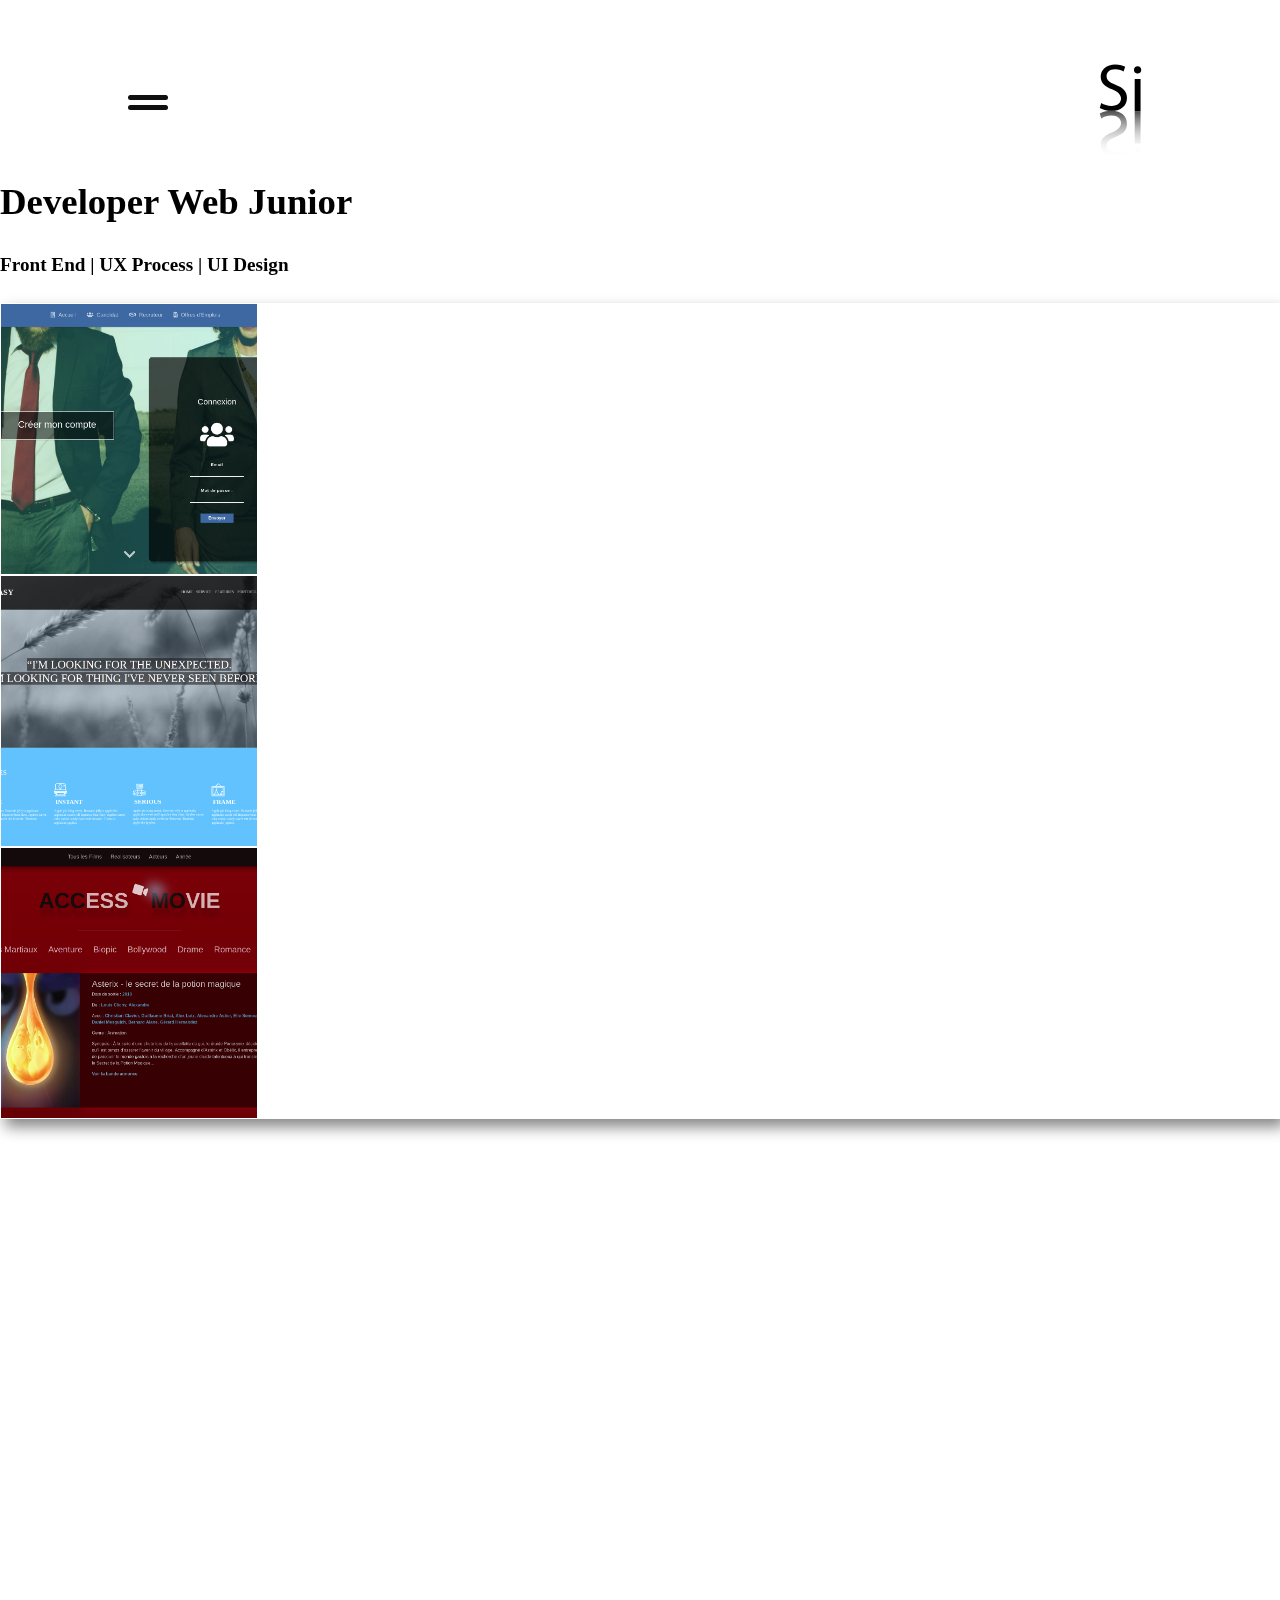
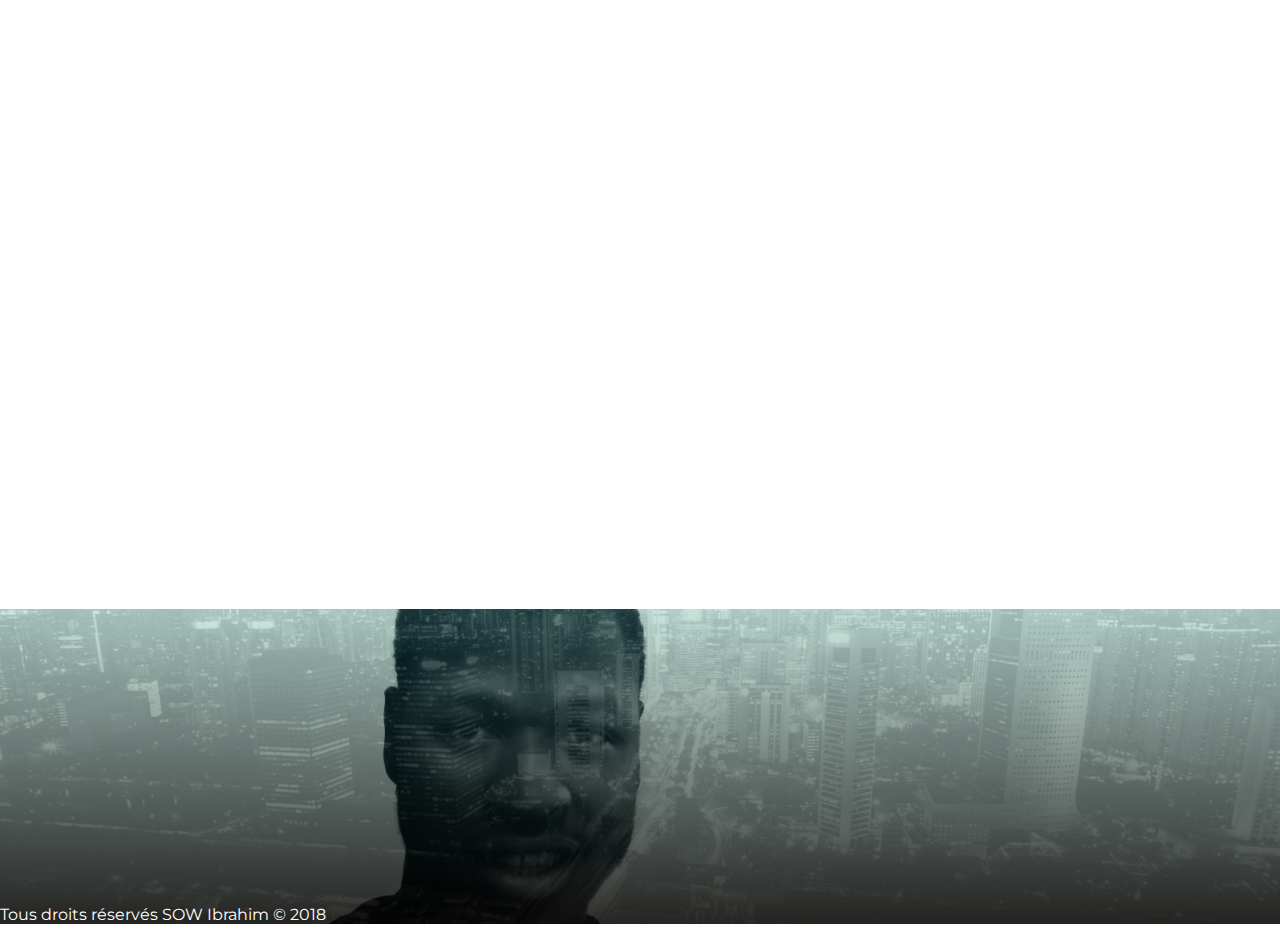
<file: index.html>
<!doctype html>
<html lang="en">
  <head>
    <!-- Required meta tags -->
    <meta charset="utf-8">
    <meta name="viewport" content="width=device-width, initial-scale=1, shrink-to-fit=no">

    <!-- Bootstrap CSS -->
    <link rel="stylesheet" href="https://stackpath.bootstrapcdn.com/bootstrap/4.1.3/css/bootstrap.min.css" integrity="sha384-MCw98/SFnGE8fJT3GXwEOngsV7Zt27NXFoaoApmYm81iuXoPkFOJwJ8ERdknLPMO" crossorigin="anonymous">
    <link href="https://fonts.googleapis.com/css?family=Dosis|Oswald|Oxygen" rel="stylesheet">
    <link href="https://fonts.googleapis.com/css?family=Montserrat:400,800" rel="stylesheet">
    <link href="https://fonts.googleapis.com/css?family=Dosis|Major+Mono+Display|Oswald|Oxygen" rel="stylesheet">
    <link rel="stylesheet" href="https://use.fontawesome.com/releases/v5.6.3/css/all.css" integrity="sha384-UHRtZLI+pbxtHCWp1t77Bi1L4ZtiqrqD80Kn4Z8NTSRyMA2Fd33n5dQ8lWUE00s/" crossorigin="anonymous">
    <link rel="shortcut icon" href="favicon.ico" type="image/x-icon">
    <link rel="icon" href="favicon.png" type="image/png">
    <link rel="icon" sizes="32x32" href="img/favicon-32.png" type="image/png">
    <link rel="icon" sizes="64x64" href="img/favicon-64.png" type="image/png">
    <link rel="icon" sizes="96x96" href="img/favicon-96.png" type="image/png">
    <link rel="icon" sizes="196x196" href="img/favicon-196.png" type="image/png">
    <link rel="apple-touch-icon" sizes="152x152" href="img/apple-touch-icon.png">
    <link rel="apple-touch-icon" sizes="60x60" href="img/apple-touch-icon-60x60.png">
    <link rel="apple-touch-icon" sizes="76x76" href="img/apple-touch-icon-76x76.png">
    <link rel="apple-touch-icon" sizes="114x114" href="img/apple-touch-icon-114x114.png">
    <link rel="apple-touch-icon" sizes="120x120" href="img/apple-touch-icon-120x120.png">
    <link rel="apple-touch-icon" sizes="144x144" href="img/apple-touch-icon-144x144.png">
    <meta name="msapplication-TileImage" content="img/favicon-144.png">
    <meta name="msapplication-TileColor" content="#FFFFFF">
    <link href="https://unpkg.com/aos@2.3.1/dist/aos.css" rel="stylesheet">
    <link rel="stylesheet" href="style.css">
    <title>Sow-ibrahim</title>
  </head>
  <body>
    <header id="header" class="container-fluid d-flex flex-column justify-content-center align-items-center">
        <a href="#" class="hamburger" data-aos="fade-down" data-aos-duration="500">
            <div></div>
            <div></div>
        </a>
           <!--<h1 class="logo"> S i</h1>-->
           <!--<img cla ss="logo img-fluid" src="img/logo_si_anim_fix.svg" alt="logo" data-aos="fade-left">-->
           <svg version="1.1" xmlns="http://www.w3.org/2000/svg" xmlns:xlink="http://www.w3.org/1999/xlink" x="0px" y="0px" viewBox="0 0 600 600" enable-background="new 0 0 800 800" xml:space="preserve" id="el__fIKrZmZ8"><style>@-webkit-keyframes el_-4YQC5Eo26_Animation{0%{opacity: 0;}16.67%{opacity: 0.3;}33.33%{opacity: 1;}66.67%{opacity: 1;}74.44%{opacity: 0;}83.33%{opacity: 1;}93.33%{opacity: 0.7;}100%{opacity: 1;}}@keyframes el_-4YQC5Eo26_Animation{0%{opacity: 0;}16.67%{opacity: 0.3;}33.33%{opacity: 1;}66.67%{opacity: 1;}74.44%{opacity: 0;}83.33%{opacity: 1;}93.33%{opacity: 0.7;}100%{opacity: 1;}}@-webkit-keyframes el_-4YQC5Eo26_iy9GDI4FA_Animation{0%{-webkit-transform: translate(441.13299560546875px, 267.0459899902344px) scale(0, 0) translate(-441.13299560546875px, -267.0459899902344px);transform: translate(441.13299560546875px, 267.0459899902344px) scale(0, 0) translate(-441.13299560546875px, -267.0459899902344px);}16.67%{-webkit-transform: translate(441.13299560546875px, 267.0459899902344px) scale(1.2, 1.2) translate(-441.13299560546875px, -267.0459899902344px);transform: translate(441.13299560546875px, 267.0459899902344px) scale(1.2, 1.2) translate(-441.13299560546875px, -267.0459899902344px);}33.33%{-webkit-transform: translate(441.13299560546875px, 267.0459899902344px) scale(1, 1) translate(-441.13299560546875px, -267.0459899902344px);transform: translate(441.13299560546875px, 267.0459899902344px) scale(1, 1) translate(-441.13299560546875px, -267.0459899902344px);}100%{-webkit-transform: translate(441.13299560546875px, 267.0459899902344px) scale(1, 1) translate(-441.13299560546875px, -267.0459899902344px);transform: translate(441.13299560546875px, 267.0459899902344px) scale(1, 1) translate(-441.13299560546875px, -267.0459899902344px);}}@keyframes el_-4YQC5Eo26_iy9GDI4FA_Animation{0%{-webkit-transform: translate(441.13299560546875px, 267.0459899902344px) scale(0, 0) translate(-441.13299560546875px, -267.0459899902344px);transform: translate(441.13299560546875px, 267.0459899902344px) scale(0, 0) translate(-441.13299560546875px, -267.0459899902344px);}16.67%{-webkit-transform: translate(441.13299560546875px, 267.0459899902344px) scale(1.2, 1.2) translate(-441.13299560546875px, -267.0459899902344px);transform: translate(441.13299560546875px, 267.0459899902344px) scale(1.2, 1.2) translate(-441.13299560546875px, -267.0459899902344px);}33.33%{-webkit-transform: translate(441.13299560546875px, 267.0459899902344px) scale(1, 1) translate(-441.13299560546875px, -267.0459899902344px);transform: translate(441.13299560546875px, 267.0459899902344px) scale(1, 1) translate(-441.13299560546875px, -267.0459899902344px);}100%{-webkit-transform: translate(441.13299560546875px, 267.0459899902344px) scale(1, 1) translate(-441.13299560546875px, -267.0459899902344px);transform: translate(441.13299560546875px, 267.0459899902344px) scale(1, 1) translate(-441.13299560546875px, -267.0459899902344px);}}@-webkit-keyframes el_-4YQC5Eo26_IynUgxjQ__Animation{0%{-webkit-transform: translate(441.13299560546875px, 267.0459899902344px) translate(-441.13299560546875px, -267.0459899902344px) translate(-100px, 0px);transform: translate(441.13299560546875px, 267.0459899902344px) translate(-441.13299560546875px, -267.0459899902344px) translate(-100px, 0px);}16.67%{-webkit-transform: translate(441.13299560546875px, 267.0459899902344px) translate(-441.13299560546875px, -267.0459899902344px) translate(-100px, -150px);transform: translate(441.13299560546875px, 267.0459899902344px) translate(-441.13299560546875px, -267.0459899902344px) translate(-100px, -150px);}33.33%{-webkit-transform: translate(441.13299560546875px, 267.0459899902344px) translate(-441.13299560546875px, -267.0459899902344px) translate(-100px, -120px);transform: translate(441.13299560546875px, 267.0459899902344px) translate(-441.13299560546875px, -267.0459899902344px) translate(-100px, -120px);}100%{-webkit-transform: translate(441.13299560546875px, 267.0459899902344px) translate(-441.13299560546875px, -267.0459899902344px) translate(-100px, -120px);transform: translate(441.13299560546875px, 267.0459899902344px) translate(-441.13299560546875px, -267.0459899902344px) translate(-100px, -120px);}}@keyframes el_-4YQC5Eo26_IynUgxjQ__Animation{0%{-webkit-transform: translate(441.13299560546875px, 267.0459899902344px) translate(-441.13299560546875px, -267.0459899902344px) translate(-100px, 0px);transform: translate(441.13299560546875px, 267.0459899902344px) translate(-441.13299560546875px, -267.0459899902344px) translate(-100px, 0px);}16.67%{-webkit-transform: translate(441.13299560546875px, 267.0459899902344px) translate(-441.13299560546875px, -267.0459899902344px) translate(-100px, -150px);transform: translate(441.13299560546875px, 267.0459899902344px) translate(-441.13299560546875px, -267.0459899902344px) translate(-100px, -150px);}33.33%{-webkit-transform: translate(441.13299560546875px, 267.0459899902344px) translate(-441.13299560546875px, -267.0459899902344px) translate(-100px, -120px);transform: translate(441.13299560546875px, 267.0459899902344px) translate(-441.13299560546875px, -267.0459899902344px) translate(-100px, -120px);}100%{-webkit-transform: translate(441.13299560546875px, 267.0459899902344px) translate(-441.13299560546875px, -267.0459899902344px) translate(-100px, -120px);transform: translate(441.13299560546875px, 267.0459899902344px) translate(-441.13299560546875px, -267.0459899902344px) translate(-100px, -120px);}}@-webkit-keyframes el_2Fnw7cbylb_Animation{0%{opacity: 0;}23.33%{opacity: 0.5;}33.33%{opacity: 1;}66.67%{opacity: 1;}74.44%{opacity: 0;}83.33%{opacity: 1;}93.33%{opacity: 0.7;}100%{opacity: 1;}}@keyframes el_2Fnw7cbylb_Animation{0%{opacity: 0;}23.33%{opacity: 0.5;}33.33%{opacity: 1;}66.67%{opacity: 1;}74.44%{opacity: 0;}83.33%{opacity: 1;}93.33%{opacity: 0.7;}100%{opacity: 1;}}@-webkit-keyframes el_2Fnw7cbylb_aFASJcwvi_Animation{0%{-webkit-transform: translate(312.8840026855469px, 260.5459899902344px) translate(-312.8840026855469px, -260.5459899902344px) translate(-100px, -150px);transform: translate(312.8840026855469px, 260.5459899902344px) translate(-312.8840026855469px, -260.5459899902344px) translate(-100px, -150px);}16.67%{-webkit-transform: translate(312.8840026855469px, 260.5459899902344px) translate(-312.8840026855469px, -260.5459899902344px) translate(-100px, -120px);transform: translate(312.8840026855469px, 260.5459899902344px) translate(-312.8840026855469px, -260.5459899902344px) translate(-100px, -120px);}100%{-webkit-transform: translate(312.8840026855469px, 260.5459899902344px) translate(-312.8840026855469px, -260.5459899902344px) translate(-100px, -120px);transform: translate(312.8840026855469px, 260.5459899902344px) translate(-312.8840026855469px, -260.5459899902344px) translate(-100px, -120px);}}@keyframes el_2Fnw7cbylb_aFASJcwvi_Animation{0%{-webkit-transform: translate(312.8840026855469px, 260.5459899902344px) translate(-312.8840026855469px, -260.5459899902344px) translate(-100px, -150px);transform: translate(312.8840026855469px, 260.5459899902344px) translate(-312.8840026855469px, -260.5459899902344px) translate(-100px, -150px);}16.67%{-webkit-transform: translate(312.8840026855469px, 260.5459899902344px) translate(-312.8840026855469px, -260.5459899902344px) translate(-100px, -120px);transform: translate(312.8840026855469px, 260.5459899902344px) translate(-312.8840026855469px, -260.5459899902344px) translate(-100px, -120px);}100%{-webkit-transform: translate(312.8840026855469px, 260.5459899902344px) translate(-312.8840026855469px, -260.5459899902344px) translate(-100px, -120px);transform: translate(312.8840026855469px, 260.5459899902344px) translate(-312.8840026855469px, -260.5459899902344px) translate(-100px, -120px);}}@-webkit-keyframes el_I_XKJpHHdA_Animation{0%{opacity: 0;}33.33%{opacity: 0;}66.67%{opacity: 1;}74.44%{opacity: 0;}83.33%{opacity: 1;}93.33%{opacity: 0.5;}100%{opacity: 1;}}@keyframes el_I_XKJpHHdA_Animation{0%{opacity: 0;}33.33%{opacity: 0;}66.67%{opacity: 1;}74.44%{opacity: 0;}83.33%{opacity: 1;}93.33%{opacity: 0.5;}100%{opacity: 1;}}@-webkit-keyframes el_I_XKJpHHdA_vK4vLeY0H_Animation{0%{-webkit-transform: translate(441.13299560546875px, 432.5459899902344px) translate(-441.13299560546875px, -432.5459899902344px) translate(-100px, -200px);transform: translate(441.13299560546875px, 432.5459899902344px) translate(-441.13299560546875px, -432.5459899902344px) translate(-100px, -200px);}33.33%{-webkit-transform: translate(441.13299560546875px, 432.5459899902344px) translate(-441.13299560546875px, -432.5459899902344px) translate(-100px, -110px);transform: translate(441.13299560546875px, 432.5459899902344px) translate(-441.13299560546875px, -432.5459899902344px) translate(-100px, -110px);}66.67%{-webkit-transform: translate(441.13299560546875px, 432.5459899902344px) translate(-441.13299560546875px, -432.5459899902344px) translate(-100px, -117px);transform: translate(441.13299560546875px, 432.5459899902344px) translate(-441.13299560546875px, -432.5459899902344px) translate(-100px, -117px);}100%{-webkit-transform: translate(441.13299560546875px, 432.5459899902344px) translate(-441.13299560546875px, -432.5459899902344px) translate(-100px, -117px);transform: translate(441.13299560546875px, 432.5459899902344px) translate(-441.13299560546875px, -432.5459899902344px) translate(-100px, -117px);}}@keyframes el_I_XKJpHHdA_vK4vLeY0H_Animation{0%{-webkit-transform: translate(441.13299560546875px, 432.5459899902344px) translate(-441.13299560546875px, -432.5459899902344px) translate(-100px, -200px);transform: translate(441.13299560546875px, 432.5459899902344px) translate(-441.13299560546875px, -432.5459899902344px) translate(-100px, -200px);}33.33%{-webkit-transform: translate(441.13299560546875px, 432.5459899902344px) translate(-441.13299560546875px, -432.5459899902344px) translate(-100px, -110px);transform: translate(441.13299560546875px, 432.5459899902344px) translate(-441.13299560546875px, -432.5459899902344px) translate(-100px, -110px);}66.67%{-webkit-transform: translate(441.13299560546875px, 432.5459899902344px) translate(-441.13299560546875px, -432.5459899902344px) translate(-100px, -117px);transform: translate(441.13299560546875px, 432.5459899902344px) translate(-441.13299560546875px, -432.5459899902344px) translate(-100px, -117px);}100%{-webkit-transform: translate(441.13299560546875px, 432.5459899902344px) translate(-441.13299560546875px, -432.5459899902344px) translate(-100px, -117px);transform: translate(441.13299560546875px, 432.5459899902344px) translate(-441.13299560546875px, -432.5459899902344px) translate(-100px, -117px);}}@-webkit-keyframes el_3CrJAE18UV_Animation{0%{opacity: 0;}33.33%{opacity: 0.05;}66.67%{opacity: 1;}74.44%{opacity: 0;}83.33%{opacity: 1;}93.33%{opacity: 0.5;}100%{opacity: 1;}}@keyframes el_3CrJAE18UV_Animation{0%{opacity: 0;}33.33%{opacity: 0.05;}66.67%{opacity: 1;}74.44%{opacity: 0;}83.33%{opacity: 1;}93.33%{opacity: 0.5;}100%{opacity: 1;}}@-webkit-keyframes el_3CrJAE18UV_NlXoVw10m_Animation{0%{-webkit-transform: translate(312.8840026855469px, 434.0459899902344px) translate(-312.8840026855469px, -434.0459899902344px) translate(-100px, -200px);transform: translate(312.8840026855469px, 434.0459899902344px) translate(-312.8840026855469px, -434.0459899902344px) translate(-100px, -200px);}33.33%{-webkit-transform: translate(312.8840026855469px, 434.0459899902344px) translate(-312.8840026855469px, -434.0459899902344px) translate(-100px, -110px);transform: translate(312.8840026855469px, 434.0459899902344px) translate(-312.8840026855469px, -434.0459899902344px) translate(-100px, -110px);}66.67%{-webkit-transform: translate(312.8840026855469px, 434.0459899902344px) translate(-312.8840026855469px, -434.0459899902344px) translate(-100px, -120px);transform: translate(312.8840026855469px, 434.0459899902344px) translate(-312.8840026855469px, -434.0459899902344px) translate(-100px, -120px);}100%{-webkit-transform: translate(312.8840026855469px, 434.0459899902344px) translate(-312.8840026855469px, -434.0459899902344px) translate(-100px, -120px);transform: translate(312.8840026855469px, 434.0459899902344px) translate(-312.8840026855469px, -434.0459899902344px) translate(-100px, -120px);}}@keyframes el_3CrJAE18UV_NlXoVw10m_Animation{0%{-webkit-transform: translate(312.8840026855469px, 434.0459899902344px) translate(-312.8840026855469px, -434.0459899902344px) translate(-100px, -200px);transform: translate(312.8840026855469px, 434.0459899902344px) translate(-312.8840026855469px, -434.0459899902344px) translate(-100px, -200px);}33.33%{-webkit-transform: translate(312.8840026855469px, 434.0459899902344px) translate(-312.8840026855469px, -434.0459899902344px) translate(-100px, -110px);transform: translate(312.8840026855469px, 434.0459899902344px) translate(-312.8840026855469px, -434.0459899902344px) translate(-100px, -110px);}66.67%{-webkit-transform: translate(312.8840026855469px, 434.0459899902344px) translate(-312.8840026855469px, -434.0459899902344px) translate(-100px, -120px);transform: translate(312.8840026855469px, 434.0459899902344px) translate(-312.8840026855469px, -434.0459899902344px) translate(-100px, -120px);}100%{-webkit-transform: translate(312.8840026855469px, 434.0459899902344px) translate(-312.8840026855469px, -434.0459899902344px) translate(-100px, -120px);transform: translate(312.8840026855469px, 434.0459899902344px) translate(-312.8840026855469px, -434.0459899902344px) translate(-100px, -120px);}}#el__fIKrZmZ8 *{-webkit-animation-duration: 3s;animation-duration: 3s;-webkit-animation-timing-function: cubic-bezier(0, 0, 1, 1);animation-timing-function: cubic-bezier(0, 0, 1, 1);}#el_A_SoBRDgJC{fill: none;}#el_udt3v8s5c-{opacity: 0.7;}#el_3CrJAE18UV{fill: url(#SVGID_1_);-webkit-animation-name: el_3CrJAE18UV_Animation;animation-name: el_3CrJAE18UV_Animation;opacity: 1;}#el_I_XKJpHHdA{fill: url(#SVGID_2_);-webkit-animation-name: el_I_XKJpHHdA_Animation;animation-name: el_I_XKJpHHdA_Animation;opacity: 1;}#el_3CrJAE18UV_NlXoVw10m{-webkit-animation-name: el_3CrJAE18UV_NlXoVw10m_Animation;animation-name: el_3CrJAE18UV_NlXoVw10m_Animation;-webkit-animation-timing-function: cubic-bezier(0.42, 0, 0.58, 1);animation-timing-function: cubic-bezier(0.42, 0, 0.58, 1);-webkit-transform: translate(312.8840026855469px, 434.0459899902344px) translate(-312.8840026855469px, -434.0459899902344px) translate(-100px, -120px);transform: translate(312.8840026855469px, 434.0459899902344px) translate(-312.8840026855469px, -434.0459899902344px) translate(-100px, -120px);}#el_I_XKJpHHdA_vK4vLeY0H{-webkit-animation-name: el_I_XKJpHHdA_vK4vLeY0H_Animation;animation-name: el_I_XKJpHHdA_vK4vLeY0H_Animation;-webkit-transform: translate(441.13299560546875px, 432.5459899902344px) translate(-441.13299560546875px, -432.5459899902344px) translate(-100px, -117px);transform: translate(441.13299560546875px, 432.5459899902344px) translate(-441.13299560546875px, -432.5459899902344px) translate(-100px, -117px);}#el_2Fnw7cbylb_aFASJcwvi{-webkit-animation-name: el_2Fnw7cbylb_aFASJcwvi_Animation;animation-name: el_2Fnw7cbylb_aFASJcwvi_Animation;-webkit-animation-timing-function: cubic-bezier(0.42, 0, 1, 1);animation-timing-function: cubic-bezier(0.42, 0, 1, 1);-webkit-transform: translate(312.8840026855469px, 260.5459899902344px) translate(-312.8840026855469px, -260.5459899902344px) translate(-100px, -120px);transform: translate(312.8840026855469px, 260.5459899902344px) translate(-312.8840026855469px, -260.5459899902344px) translate(-100px, -120px);}#el_2Fnw7cbylb{-webkit-animation-name: el_2Fnw7cbylb_Animation;animation-name: el_2Fnw7cbylb_Animation;opacity: 1;}#el_-4YQC5Eo26_IynUgxjQ_{-webkit-animation-name: el_-4YQC5Eo26_IynUgxjQ__Animation;animation-name: el_-4YQC5Eo26_IynUgxjQ__Animation;-webkit-animation-timing-function: cubic-bezier(0, 0, 0.58, 1);animation-timing-function: cubic-bezier(0, 0, 0.58, 1);-webkit-transform: translate(441.13299560546875px, 267.0459899902344px) translate(-441.13299560546875px, -267.0459899902344px) translate(-100px, -120px);transform: translate(441.13299560546875px, 267.0459899902344px) translate(-441.13299560546875px, -267.0459899902344px) translate(-100px, -120px);}#el_-4YQC5Eo26_iy9GDI4FA{-webkit-animation-name: el_-4YQC5Eo26_iy9GDI4FA_Animation;animation-name: el_-4YQC5Eo26_iy9GDI4FA_Animation;-webkit-transform: translate(441.13299560546875px, 267.0459899902344px) scale(1, 1) translate(-441.13299560546875px, -267.0459899902344px);transform: translate(441.13299560546875px, 267.0459899902344px) scale(1, 1) translate(-441.13299560546875px, -267.0459899902344px);}#el_-4YQC5Eo26{-webkit-animation-name: el_-4YQC5Eo26_Animation;animation-name: el_-4YQC5Eo26_Animation;opacity: 1;}</style>
<g id="el_TgVLYW9nWv" display="none">
	<rect x="210.674" y="255.349" display="inline" width="365.167" height="207.865" id="el_A_SoBRDgJC"/>
</g>
<g id="el_zLPidlcC9T">
	<g id="el_udt3v8s5c-">
		<linearGradient id="SVGID_1_" gradientUnits="userSpaceOnUse" x1="363.8848" y1="607.7959" x2="363.8848" y2="434.0459">
			<stop offset="0" style="stop-color:#FFFFFF;stop-opacity:0"/>
			<stop offset="1" style="stop-color:#000000"/>
		</linearGradient>
		<g id="el_3CrJAE18UV_NlXoVw10m" data-animator-group="true" data-animator-type="0"><path d="M312.884,444.796c9-6,26.75-10.75,43-10.75c39.75,0,59,22.5,59,48.5c0,24.75-14.5,38.5-43,49.5&#10;&#9;&#9;&#9;c-23.25,9-33.5,16.75-33.5,32.5c0,11.5,8.75,25.25,31.75,25.25c15.25,0,26.5-5,32-8l6,17.75c-7.5,4.25-20,8.25-37.25,8.25&#10;&#9;&#9;&#9;c-32.75,0-54.5-19.5-54.5-45.75c0-23.75,17-38,44.5-47.75c22.75-8.75,31.75-23.083,31.75-33.5c0-17-13-28.75-35.25-28.75&#10;&#9;&#9;&#9;c-15,0-29.25,5-39,11L312.884,444.796z" id="el_3CrJAE18UV"/></g>
		<linearGradient id="SVGID_2_" gradientUnits="userSpaceOnUse" x1="454.7617" y1="601.2959" x2="454.7617" y2="432.5459">
			<stop offset="0" style="stop-color:#FFFFFF;stop-opacity:0"/>
			<stop offset="1" style="stop-color:#000000"/>
		</linearGradient>
		<g id="el_I_XKJpHHdA_vK4vLeY0H" data-animator-group="true" data-animator-type="0"><path d="M454.883,601.296c-8,0-13.75-6-13.75-13.75c0-7.5,5.5-13.5,13.25-13.5c8.75,0,14.25,6,14,13.5&#10;&#9;&#9;&#9;C468.383,595.296,463.133,601.296,454.883,601.296z M465.883,432.546v121h-22v-121H465.883z" id="el_I_XKJpHHdA"/></g>
	</g>
	<g id="el_6B5t0Dovze">
		<g id="el_2Fnw7cbylb_aFASJcwvi" data-animator-group="true" data-animator-type="0"><path d="M318.384,405.296c9.75,6,24,11,39,11c22.25,0,35.25-11.75,35.25-28.75c0-10.417-9-24.75-31.75-33.5&#10;&#9;&#9;&#9;c-27.5-9.75-44.5-24-44.5-47.75c0-26.25,21.75-45.75,54.5-45.75c17.25,0,29.75,4,37.25,8.25l-6,17.75c-5.5-3-16.75-8-32-8&#10;&#9;&#9;&#9;c-23,0-31.75,13.75-31.75,25.25c0,15.75,10.25,23.5,33.5,32.5c28.5,11,43,24.75,43,49.5c0,26-19.25,48.5-59,48.5&#10;&#9;&#9;&#9;c-16.25,0-34-4.75-43-10.75L318.384,405.296z" id="el_2Fnw7cbylb"/></g>
		<g id="el_-4YQC5Eo26_IynUgxjQ_" data-animator-group="true" data-animator-type="0"><g id="el_-4YQC5Eo26_iy9GDI4FA" data-animator-group="true" data-animator-type="2"><path d="M468.383,280.796c0.25,7.5-5.25,13.5-14,13.5c-7.75,0-13.25-6-13.25-13.5c0-7.75,5.75-13.75,13.75-13.75&#10;&#9;&#9;&#9;C463.133,267.046,468.383,273.046,468.383,280.796z M443.883,435.796v-121h22v121H443.883z" id="el_-4YQC5Eo26"/></g></g>
	</g>
</g>
</svg>
        <div class="menu">
            <div class="container-fluid showmenu ">
            <a id="button" href="" class="closeBtn">&times;</a>
            <ul class="nav d-flex flex-column">
                <li class="nav-item">
                    <a class="nav-link accueil" href="#header">ACCUEIL</a>
                </li>
                <li class="nav-item">
                    <a class="nav-link projets" href="projets.html">PROJETS</a>
                </li>
                <li class="nav-item">
                    <a class="nav-link apropos" href="#apropos">À PROPOS</a>
                </li>
            </ul>
            </div>
        </div>
        <div class="lds-roller"><div></div><div></div><div></div><div></div><div></div><div></div><div></div><div></div></div>
        <a href="#header"><i class="fas fa-chevron-up"></i></a> 
        <div class="web-dev d-flex flex-column justify-content-center align-items-center">
                <h2  class="text-center" data-aos="fade-right" data-aos-duration="2000" >Developer Web Junior</h2>
                <h3 class="text-center" data-aos="zoom-in" data-aos-duration="2000" >Front End | UX Process | UI Design</h3>
        </div>
        <div class="projets">
            <div data-aos="fade-left" data-aos-duration="500" data-aos-delay="1500" class="galerie d-flex flex-wrap justify-content-center align-items-center">
                    <a href="https://ibrahims.promo-23.codeur.online/site_votre_passion_votre_job/" target="blank">
                        <div class="pro1">
                            <span class="hover d-flex flex-column justify-content-center align-items-center"> 
                                    <h4>Passion | Job</h4>  
                            </span>
                        </div>
                    </a> 
                    <a href="https://ibrahims.promo-23.codeur.online/blueasy/" target="blank">
                        <div class="pro2">
                            <span class="hover d-flex flex-column justify-content-center align-items-center"> 
                                    <h4>Blueazy Maquette</h4>  
                            </span>
                        </div>
                        
                    </a> 
                    <a href="https://ibrahims.promo-23.codeur.online/access_movie/" target="blank">
                        <div class="pro3">
                            <span class="hover d-flex flex-column justify-content-center align-items-center"> 
                                    <h4>Access | Movie</h4>  
                            </span>
                        </div>
                    </a> 
            </div>
            <div data-aos="fade-right" data-aos-duration="1000" data-aos-delay="1800" class="galerie d-flex flex-wrap justify-content-center align-items-center">
                    <a href="https://promo-23.codeur.online/blog/" target="blank">
                        <div class="pro4">
                            <span class="hover d-flex flex-column justify-content-center align-items-center"> 
                                    <h4>Articles Wordpress</h4>  
                            </span>
                        </div>
                    </a> 
                    <a href="https://ibrahims.promo-23.codeur.online/explorateur-de-fichier-php/" target="blank">
                        <div class="pro5">
                            <span class="hover d-flex flex-column justify-content-center align-items-center"> 
                                    <h4>Explorateur de fichier</h4>  
                            </span>
                        </div>
                    </a> 
                    <a href="https://ibrahims.promo-23.codeur.online/transfert/" target="blank">
                        <div class="pro6">
                            <span class="hover d-flex flex-column justify-content-center align-items-center"> 
                                    <h4>Files | Walk</h4>  
                            </span>
                        </div>
                    </a> 
            </div>
        </div>
    </header>    
    <section class="section-citation container-fluid flex-column d-flex justify-content-center align-items-center">     
            <h1 class="text-center" data-aos="fade-left" data-aos-duration="800">Passionné par le web et les nouvelles technologies</h1>
            <h2 class="text-center" data-aos="fade-right" data-aos-duration="800">« Il est impossible de tenir un design entre ses mains. Le design n’est pas une chose. C’est un processus. Un système. Une manière de penser » . <br><br> <strong>Bob Gill</strong></h2>
    </section>

    <section class="section-apropos container-fluid d-flex flex-column justify-content-center align-items-center" id="apropos">
        <div class="presentation d-flex flex-column justify-content-center align-items-start">
            <h1 data-aos="fade-up" data-aos-duration="500">Bonjour, je m'appelle Ibrahim SOW.</h1>
            <p class="bio" data-aos="fade-up" data-aos-duration="500">
                    Ambitieux dans l'âme, j'aime créer et laisser parler mon inspiration, cela me permet d'évacuer.
                    Passionné, je consacre mon temps libre à me perfectionner sur mon Pc. Je suis une personne ouverte d'esprit, j'aime beaucoup voyager et découvrir l'étranger. Si le temps me le permet j'aimerais aller au moins une fois dans chaque continent du monde. Je suis membre d'une association de solidarité internationale. Nous avons effectué plusieurs missions en Afrique notamment au Sénégal où nous avons construit une école maternelle.  Depuis tout petit, j'aime me donner à 100% dans ce que je fais, cela m'a permis d'apprendre et de progresser dans beaucoups de domaines. 
            </p>
            <a href="https://www.linkedin.com/in/ibrahim-sow-7a404110b/" class="linkedin" data-aos="fade-right" data-aos-duration="500">Profil Linkedin</a>
            <button type="button" class="btn btn-success" data-aos="zoom-in" data-aos-duration="500">
                <a href="img/cv.pdf" class="télécharger"  download>Télécharger le CV</a>
            </button>
        </div>
    </section>
    


    <footer class="section-footer container-fluid flex-column d-flex justify-content-center align-items-center" id="footer">
        <h4 data-aos="fade-down" class="text-center">Suivez moi sur les réseaux</h4>
        <div class="icone d-flex flex-wrap">
            <a href="https://www.linkedin.com/in/ibrahim-sow-7a404110b/" target="blank"> <i class="fab fa-linkedin"></i></a> 
            <a href="https://www.instagram.com/ibrahimsow.sow2018/" target="blank"> <i class="fab fa-instagram"></i></a> 
            <a href="#" target="blank"> <i class="fab fa-twitter"></i></a> 
            <a href="https://www.youtube.com/channel/UC-zraEFposlll-aoV6K4sqw?view_as=subscriber" target="blank"> <i class="fab fa-youtube"></i></a> 
        </div>
        <p>Tous droits réservés SOW Ibrahim © 2018</p>
    </footer> 
    <!-- Optional JavaScript -->
    <!-- jQuery first, then Popper.js, then Bootstrap JS -->
    <script src="https://code.jquery.com/jquery-3.3.1.slim.min.js" integrity="sha384-q8i/X+965DzO0rT7abK41JStQIAqVgRVzpbzo5smXKp4YfRvH+8abtTE1Pi6jizo" crossorigin="anonymous"></script>
    <script src="https://cdnjs.cloudflare.com/ajax/libs/popper.js/1.14.3/umd/popper.min.js" integrity="sha384-ZMP7rVo3mIykV+2+9J3UJ46jBk0WLaUAdn689aCwoqbBJiSnjAK/l8WvCWPIPm49" crossorigin="anonymous"></script>
    <script src="https://stackpath.bootstrapcdn.com/bootstrap/4.1.3/js/bootstrap.min.js" integrity="sha384-ChfqqxuZUCnJSK3+MXmPNIyE6ZbWh2IMqE241rYiqJxyMiZ6OW/JmZQ5stwEULTy" crossorigin="anonymous"></script>
    <script src="https://unpkg.com/aos@2.3.1/dist/aos.js"></script>
    <script src="app.js"></script>    
  </body>
</html>
</file>
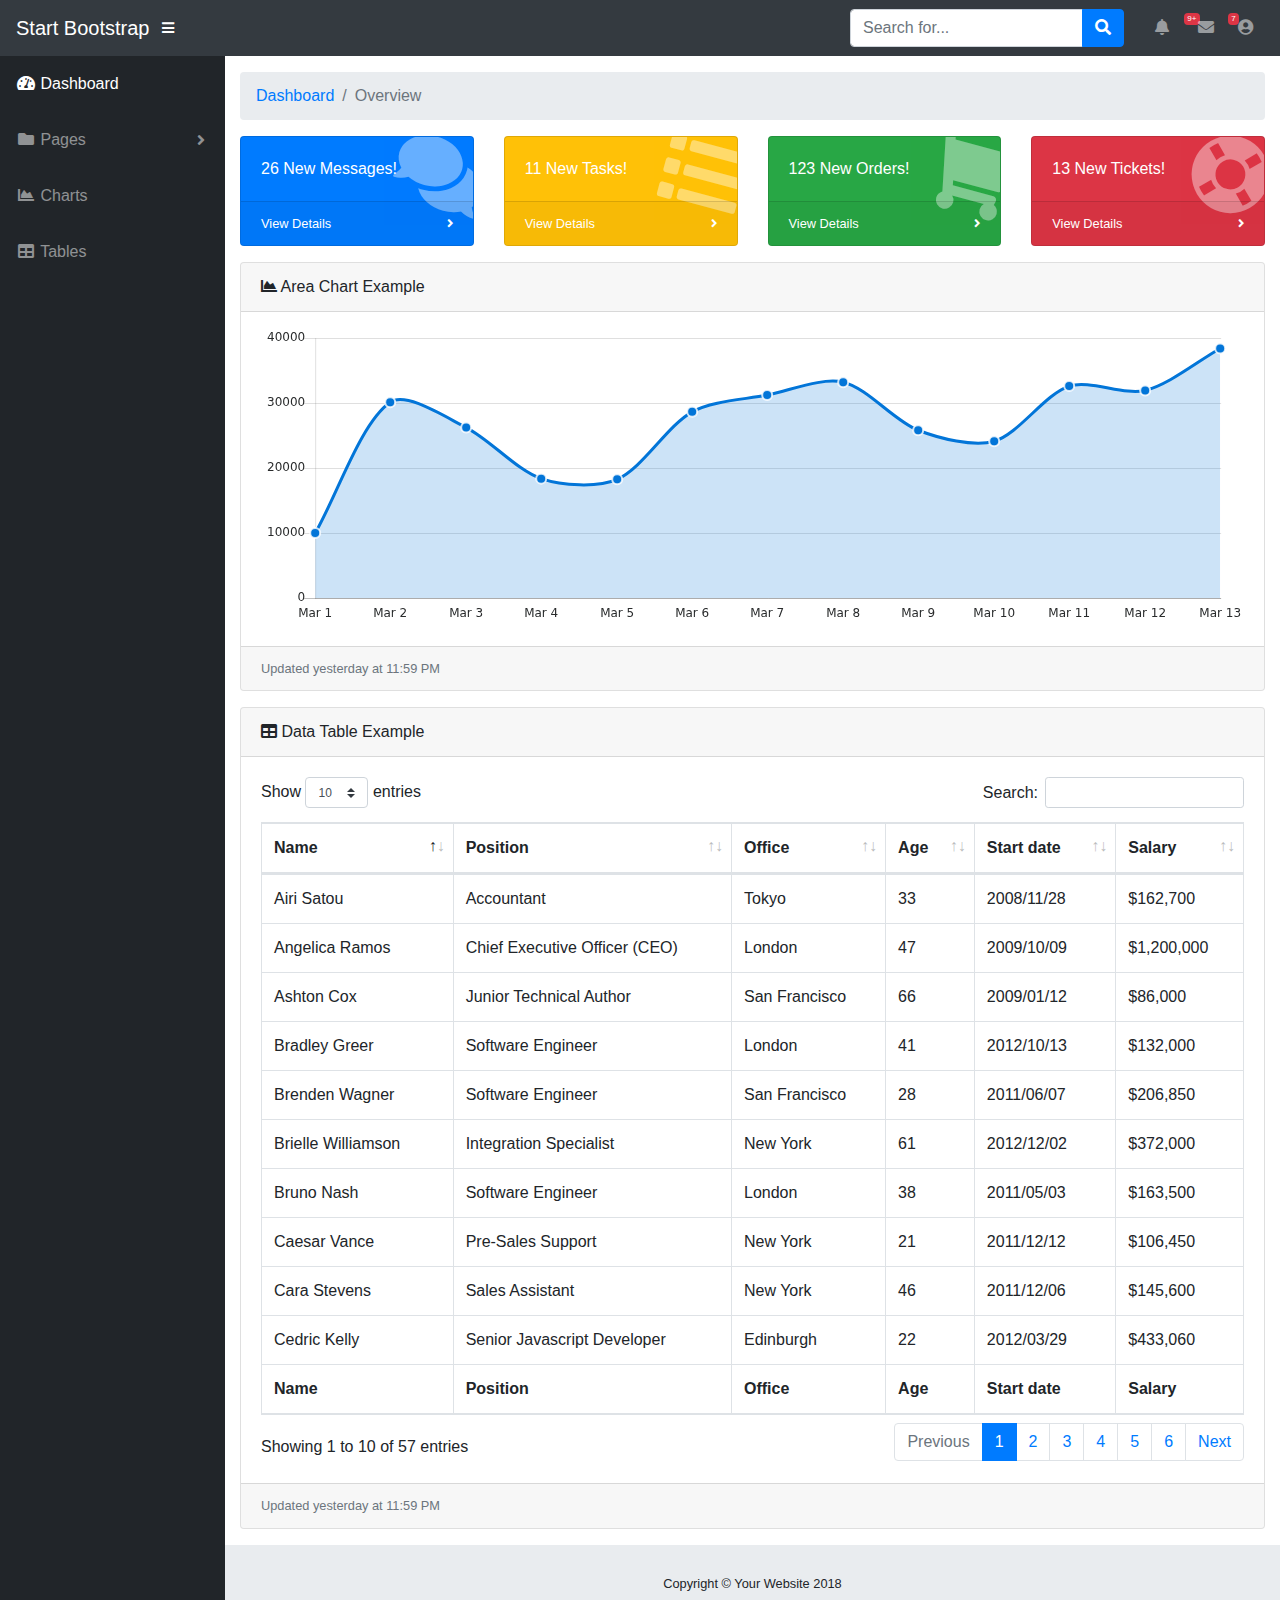
<file: startbootstrap-sb-admin-gh-pages/index.html>
<!DOCTYPE html>
<html lang="en">

  <head>

    <meta charset="utf-8">
    <meta http-equiv="X-UA-Compatible" content="IE=edge">
    <meta name="viewport" content="width=device-width, initial-scale=1, shrink-to-fit=no">
    <meta name="description" content="">
    <meta name="author" content="">

    <title>SB Admin - Dashboard</title>

    <!-- Bootstrap core CSS-->
    <link href="vendor/bootstrap/css/bootstrap.min.css" rel="stylesheet">

    <!-- Custom fonts for this template-->
    <link href="vendor/fontawesome-free/css/all.min.css" rel="stylesheet" type="text/css">

    <!-- Page level plugin CSS-->
    <link href="vendor/datatables/dataTables.bootstrap4.css" rel="stylesheet">

    <!-- Custom styles for this template-->
    <link href="css/sb-admin.css" rel="stylesheet">

  </head>

  <body id="page-top">

    <nav class="navbar navbar-expand navbar-dark bg-dark static-top">

      <a class="navbar-brand mr-1" href="index.html">Start Bootstrap</a>

      <button class="btn btn-link btn-sm text-white order-1 order-sm-0" id="sidebarToggle" href="#">
        <i class="fas fa-bars"></i>
      </button>

      <!-- Navbar Search -->
      <form class="d-none d-md-inline-block form-inline ml-auto mr-0 mr-md-3 my-2 my-md-0">
        <div class="input-group">
          <input type="text" class="form-control" placeholder="Search for..." aria-label="Search" aria-describedby="basic-addon2">
          <div class="input-group-append">
            <button class="btn btn-primary" type="button">
              <i class="fas fa-search"></i>
            </button>
          </div>
        </div>
      </form>

      <!-- Navbar -->
      <ul class="navbar-nav ml-auto ml-md-0">
        <li class="nav-item dropdown no-arrow mx-1">
          <a class="nav-link dropdown-toggle" href="#" id="alertsDropdown" role="button" data-toggle="dropdown" aria-haspopup="true" aria-expanded="false">
            <i class="fas fa-bell fa-fw"></i>
            <span class="badge badge-danger">9+</span>
          </a>
          <div class="dropdown-menu dropdown-menu-right" aria-labelledby="alertsDropdown">
            <a class="dropdown-item" href="#">Action</a>
            <a class="dropdown-item" href="#">Another action</a>
            <div class="dropdown-divider"></div>
            <a class="dropdown-item" href="#">Something else here</a>
          </div>
        </li>
        <li class="nav-item dropdown no-arrow mx-1">
          <a class="nav-link dropdown-toggle" href="#" id="messagesDropdown" role="button" data-toggle="dropdown" aria-haspopup="true" aria-expanded="false">
            <i class="fas fa-envelope fa-fw"></i>
            <span class="badge badge-danger">7</span>
          </a>
          <div class="dropdown-menu dropdown-menu-right" aria-labelledby="messagesDropdown">
            <a class="dropdown-item" href="#">Action</a>
            <a class="dropdown-item" href="#">Another action</a>
            <div class="dropdown-divider"></div>
            <a class="dropdown-item" href="#">Something else here</a>
          </div>
        </li>
        <li class="nav-item dropdown no-arrow">
          <a class="nav-link dropdown-toggle" href="#" id="userDropdown" role="button" data-toggle="dropdown" aria-haspopup="true" aria-expanded="false">
            <i class="fas fa-user-circle fa-fw"></i>
          </a>
          <div class="dropdown-menu dropdown-menu-right" aria-labelledby="userDropdown">
            <a class="dropdown-item" href="#">Settings</a>
            <a class="dropdown-item" href="#">Activity Log</a>
            <div class="dropdown-divider"></div>
            <a class="dropdown-item" href="#" data-toggle="modal" data-target="#logoutModal">Logout</a>
          </div>
        </li>
      </ul>

    </nav>

    <div id="wrapper">

      <!-- Sidebar -->
      <ul class="sidebar navbar-nav">
        <li class="nav-item active">
          <a class="nav-link" href="index.html">
            <i class="fas fa-fw fa-tachometer-alt"></i>
            <span>Dashboard</span>
          </a>
        </li>
        <li class="nav-item dropdown">
          <a class="nav-link dropdown-toggle" href="#" id="pagesDropdown" role="button" data-toggle="dropdown" aria-haspopup="true" aria-expanded="false">
            <i class="fas fa-fw fa-folder"></i>
            <span>Pages</span>
          </a>
          <div class="dropdown-menu" aria-labelledby="pagesDropdown">
            <h6 class="dropdown-header">Login Screens:</h6>
            <a class="dropdown-item" href="login.html">Login</a>
            <a class="dropdown-item" href="register.html">Register</a>
            <a class="dropdown-item" href="forgot-password.html">Forgot Password</a>
            <div class="dropdown-divider"></div>
            <h6 class="dropdown-header">Other Pages:</h6>
            <a class="dropdown-item" href="404.html">404 Page</a>
            <a class="dropdown-item" href="blank.html">Blank Page</a>
          </div>
        </li>
        <li class="nav-item">
          <a class="nav-link" href="charts.html">
            <i class="fas fa-fw fa-chart-area"></i>
            <span>Charts</span></a>
        </li>
        <li class="nav-item">
          <a class="nav-link" href="tables.html">
            <i class="fas fa-fw fa-table"></i>
            <span>Tables</span></a>
        </li>
      </ul>

      <div id="content-wrapper">

        <div class="container-fluid">

          <!-- Breadcrumbs-->
          <ol class="breadcrumb">
            <li class="breadcrumb-item">
              <a href="#">Dashboard</a>
            </li>
            <li class="breadcrumb-item active">Overview</li>
          </ol>

          <!-- Icon Cards-->
          <div class="row">
            <div class="col-xl-3 col-sm-6 mb-3">
              <div class="card text-white bg-primary o-hidden h-100">
                <div class="card-body">
                  <div class="card-body-icon">
                    <i class="fas fa-fw fa-comments"></i>
                  </div>
                  <div class="mr-5">26 New Messages!</div>
                </div>
                <a class="card-footer text-white clearfix small z-1" href="#">
                  <span class="float-left">View Details</span>
                  <span class="float-right">
                    <i class="fas fa-angle-right"></i>
                  </span>
                </a>
              </div>
            </div>
            <div class="col-xl-3 col-sm-6 mb-3">
              <div class="card text-white bg-warning o-hidden h-100">
                <div class="card-body">
                  <div class="card-body-icon">
                    <i class="fas fa-fw fa-list"></i>
                  </div>
                  <div class="mr-5">11 New Tasks!</div>
                </div>
                <a class="card-footer text-white clearfix small z-1" href="#">
                  <span class="float-left">View Details</span>
                  <span class="float-right">
                    <i class="fas fa-angle-right"></i>
                  </span>
                </a>
              </div>
            </div>
            <div class="col-xl-3 col-sm-6 mb-3">
              <div class="card text-white bg-success o-hidden h-100">
                <div class="card-body">
                  <div class="card-body-icon">
                    <i class="fas fa-fw fa-shopping-cart"></i>
                  </div>
                  <div class="mr-5">123 New Orders!</div>
                </div>
                <a class="card-footer text-white clearfix small z-1" href="#">
                  <span class="float-left">View Details</span>
                  <span class="float-right">
                    <i class="fas fa-angle-right"></i>
                  </span>
                </a>
              </div>
            </div>
            <div class="col-xl-3 col-sm-6 mb-3">
              <div class="card text-white bg-danger o-hidden h-100">
                <div class="card-body">
                  <div class="card-body-icon">
                    <i class="fas fa-fw fa-life-ring"></i>
                  </div>
                  <div class="mr-5">13 New Tickets!</div>
                </div>
                <a class="card-footer text-white clearfix small z-1" href="#">
                  <span class="float-left">View Details</span>
                  <span class="float-right">
                    <i class="fas fa-angle-right"></i>
                  </span>
                </a>
              </div>
            </div>
          </div>

          <!-- Area Chart Example-->
          <div class="card mb-3">
            <div class="card-header">
              <i class="fas fa-chart-area"></i>
              Area Chart Example</div>
            <div class="card-body">
              <canvas id="myAreaChart" width="100%" height="30"></canvas>
            </div>
            <div class="card-footer small text-muted">Updated yesterday at 11:59 PM</div>
          </div>

          <!-- DataTables Example -->
          <div class="card mb-3">
            <div class="card-header">
              <i class="fas fa-table"></i>
              Data Table Example</div>
            <div class="card-body">
              <div class="table-responsive">
                <table class="table table-bordered" id="dataTable" width="100%" cellspacing="0">
                  <thead>
                    <tr>
                      <th>Name</th>
                      <th>Position</th>
                      <th>Office</th>
                      <th>Age</th>
                      <th>Start date</th>
                      <th>Salary</th>
                    </tr>
                  </thead>
                  <tfoot>
                    <tr>
                      <th>Name</th>
                      <th>Position</th>
                      <th>Office</th>
                      <th>Age</th>
                      <th>Start date</th>
                      <th>Salary</th>
                    </tr>
                  </tfoot>
                  <tbody>
                    <tr>
                      <td>Tiger Nixon</td>
                      <td>System Architect</td>
                      <td>Edinburgh</td>
                      <td>61</td>
                      <td>2011/04/25</td>
                      <td>$320,800</td>
                    </tr>
                    <tr>
                      <td>Garrett Winters</td>
                      <td>Accountant</td>
                      <td>Tokyo</td>
                      <td>63</td>
                      <td>2011/07/25</td>
                      <td>$170,750</td>
                    </tr>
                    <tr>
                      <td>Ashton Cox</td>
                      <td>Junior Technical Author</td>
                      <td>San Francisco</td>
                      <td>66</td>
                      <td>2009/01/12</td>
                      <td>$86,000</td>
                    </tr>
                    <tr>
                      <td>Cedric Kelly</td>
                      <td>Senior Javascript Developer</td>
                      <td>Edinburgh</td>
                      <td>22</td>
                      <td>2012/03/29</td>
                      <td>$433,060</td>
                    </tr>
                    <tr>
                      <td>Airi Satou</td>
                      <td>Accountant</td>
                      <td>Tokyo</td>
                      <td>33</td>
                      <td>2008/11/28</td>
                      <td>$162,700</td>
                    </tr>
                    <tr>
                      <td>Brielle Williamson</td>
                      <td>Integration Specialist</td>
                      <td>New York</td>
                      <td>61</td>
                      <td>2012/12/02</td>
                      <td>$372,000</td>
                    </tr>
                    <tr>
                      <td>Herrod Chandler</td>
                      <td>Sales Assistant</td>
                      <td>San Francisco</td>
                      <td>59</td>
                      <td>2012/08/06</td>
                      <td>$137,500</td>
                    </tr>
                    <tr>
                      <td>Rhona Davidson</td>
                      <td>Integration Specialist</td>
                      <td>Tokyo</td>
                      <td>55</td>
                      <td>2010/10/14</td>
                      <td>$327,900</td>
                    </tr>
                    <tr>
                      <td>Colleen Hurst</td>
                      <td>Javascript Developer</td>
                      <td>San Francisco</td>
                      <td>39</td>
                      <td>2009/09/15</td>
                      <td>$205,500</td>
                    </tr>
                    <tr>
                      <td>Sonya Frost</td>
                      <td>Software Engineer</td>
                      <td>Edinburgh</td>
                      <td>23</td>
                      <td>2008/12/13</td>
                      <td>$103,600</td>
                    </tr>
                    <tr>
                      <td>Jena Gaines</td>
                      <td>Office Manager</td>
                      <td>London</td>
                      <td>30</td>
                      <td>2008/12/19</td>
                      <td>$90,560</td>
                    </tr>
                    <tr>
                      <td>Quinn Flynn</td>
                      <td>Support Lead</td>
                      <td>Edinburgh</td>
                      <td>22</td>
                      <td>2013/03/03</td>
                      <td>$342,000</td>
                    </tr>
                    <tr>
                      <td>Charde Marshall</td>
                      <td>Regional Director</td>
                      <td>San Francisco</td>
                      <td>36</td>
                      <td>2008/10/16</td>
                      <td>$470,600</td>
                    </tr>
                    <tr>
                      <td>Haley Kennedy</td>
                      <td>Senior Marketing Designer</td>
                      <td>London</td>
                      <td>43</td>
                      <td>2012/12/18</td>
                      <td>$313,500</td>
                    </tr>
                    <tr>
                      <td>Tatyana Fitzpatrick</td>
                      <td>Regional Director</td>
                      <td>London</td>
                      <td>19</td>
                      <td>2010/03/17</td>
                      <td>$385,750</td>
                    </tr>
                    <tr>
                      <td>Michael Silva</td>
                      <td>Marketing Designer</td>
                      <td>London</td>
                      <td>66</td>
                      <td>2012/11/27</td>
                      <td>$198,500</td>
                    </tr>
                    <tr>
                      <td>Paul Byrd</td>
                      <td>Chief Financial Officer (CFO)</td>
                      <td>New York</td>
                      <td>64</td>
                      <td>2010/06/09</td>
                      <td>$725,000</td>
                    </tr>
                    <tr>
                      <td>Gloria Little</td>
                      <td>Systems Administrator</td>
                      <td>New York</td>
                      <td>59</td>
                      <td>2009/04/10</td>
                      <td>$237,500</td>
                    </tr>
                    <tr>
                      <td>Bradley Greer</td>
                      <td>Software Engineer</td>
                      <td>London</td>
                      <td>41</td>
                      <td>2012/10/13</td>
                      <td>$132,000</td>
                    </tr>
                    <tr>
                      <td>Dai Rios</td>
                      <td>Personnel Lead</td>
                      <td>Edinburgh</td>
                      <td>35</td>
                      <td>2012/09/26</td>
                      <td>$217,500</td>
                    </tr>
                    <tr>
                      <td>Jenette Caldwell</td>
                      <td>Development Lead</td>
                      <td>New York</td>
                      <td>30</td>
                      <td>2011/09/03</td>
                      <td>$345,000</td>
                    </tr>
                    <tr>
                      <td>Yuri Berry</td>
                      <td>Chief Marketing Officer (CMO)</td>
                      <td>New York</td>
                      <td>40</td>
                      <td>2009/06/25</td>
                      <td>$675,000</td>
                    </tr>
                    <tr>
                      <td>Caesar Vance</td>
                      <td>Pre-Sales Support</td>
                      <td>New York</td>
                      <td>21</td>
                      <td>2011/12/12</td>
                      <td>$106,450</td>
                    </tr>
                    <tr>
                      <td>Doris Wilder</td>
                      <td>Sales Assistant</td>
                      <td>Sidney</td>
                      <td>23</td>
                      <td>2010/09/20</td>
                      <td>$85,600</td>
                    </tr>
                    <tr>
                      <td>Angelica Ramos</td>
                      <td>Chief Executive Officer (CEO)</td>
                      <td>London</td>
                      <td>47</td>
                      <td>2009/10/09</td>
                      <td>$1,200,000</td>
                    </tr>
                    <tr>
                      <td>Gavin Joyce</td>
                      <td>Developer</td>
                      <td>Edinburgh</td>
                      <td>42</td>
                      <td>2010/12/22</td>
                      <td>$92,575</td>
                    </tr>
                    <tr>
                      <td>Jennifer Chang</td>
                      <td>Regional Director</td>
                      <td>Singapore</td>
                      <td>28</td>
                      <td>2010/11/14</td>
                      <td>$357,650</td>
                    </tr>
                    <tr>
                      <td>Brenden Wagner</td>
                      <td>Software Engineer</td>
                      <td>San Francisco</td>
                      <td>28</td>
                      <td>2011/06/07</td>
                      <td>$206,850</td>
                    </tr>
                    <tr>
                      <td>Fiona Green</td>
                      <td>Chief Operating Officer (COO)</td>
                      <td>San Francisco</td>
                      <td>48</td>
                      <td>2010/03/11</td>
                      <td>$850,000</td>
                    </tr>
                    <tr>
                      <td>Shou Itou</td>
                      <td>Regional Marketing</td>
                      <td>Tokyo</td>
                      <td>20</td>
                      <td>2011/08/14</td>
                      <td>$163,000</td>
                    </tr>
                    <tr>
                      <td>Michelle House</td>
                      <td>Integration Specialist</td>
                      <td>Sidney</td>
                      <td>37</td>
                      <td>2011/06/02</td>
                      <td>$95,400</td>
                    </tr>
                    <tr>
                      <td>Suki Burks</td>
                      <td>Developer</td>
                      <td>London</td>
                      <td>53</td>
                      <td>2009/10/22</td>
                      <td>$114,500</td>
                    </tr>
                    <tr>
                      <td>Prescott Bartlett</td>
                      <td>Technical Author</td>
                      <td>London</td>
                      <td>27</td>
                      <td>2011/05/07</td>
                      <td>$145,000</td>
                    </tr>
                    <tr>
                      <td>Gavin Cortez</td>
                      <td>Team Leader</td>
                      <td>San Francisco</td>
                      <td>22</td>
                      <td>2008/10/26</td>
                      <td>$235,500</td>
                    </tr>
                    <tr>
                      <td>Martena Mccray</td>
                      <td>Post-Sales support</td>
                      <td>Edinburgh</td>
                      <td>46</td>
                      <td>2011/03/09</td>
                      <td>$324,050</td>
                    </tr>
                    <tr>
                      <td>Unity Butler</td>
                      <td>Marketing Designer</td>
                      <td>San Francisco</td>
                      <td>47</td>
                      <td>2009/12/09</td>
                      <td>$85,675</td>
                    </tr>
                    <tr>
                      <td>Howard Hatfield</td>
                      <td>Office Manager</td>
                      <td>San Francisco</td>
                      <td>51</td>
                      <td>2008/12/16</td>
                      <td>$164,500</td>
                    </tr>
                    <tr>
                      <td>Hope Fuentes</td>
                      <td>Secretary</td>
                      <td>San Francisco</td>
                      <td>41</td>
                      <td>2010/02/12</td>
                      <td>$109,850</td>
                    </tr>
                    <tr>
                      <td>Vivian Harrell</td>
                      <td>Financial Controller</td>
                      <td>San Francisco</td>
                      <td>62</td>
                      <td>2009/02/14</td>
                      <td>$452,500</td>
                    </tr>
                    <tr>
                      <td>Timothy Mooney</td>
                      <td>Office Manager</td>
                      <td>London</td>
                      <td>37</td>
                      <td>2008/12/11</td>
                      <td>$136,200</td>
                    </tr>
                    <tr>
                      <td>Jackson Bradshaw</td>
                      <td>Director</td>
                      <td>New York</td>
                      <td>65</td>
                      <td>2008/09/26</td>
                      <td>$645,750</td>
                    </tr>
                    <tr>
                      <td>Olivia Liang</td>
                      <td>Support Engineer</td>
                      <td>Singapore</td>
                      <td>64</td>
                      <td>2011/02/03</td>
                      <td>$234,500</td>
                    </tr>
                    <tr>
                      <td>Bruno Nash</td>
                      <td>Software Engineer</td>
                      <td>London</td>
                      <td>38</td>
                      <td>2011/05/03</td>
                      <td>$163,500</td>
                    </tr>
                    <tr>
                      <td>Sakura Yamamoto</td>
                      <td>Support Engineer</td>
                      <td>Tokyo</td>
                      <td>37</td>
                      <td>2009/08/19</td>
                      <td>$139,575</td>
                    </tr>
                    <tr>
                      <td>Thor Walton</td>
                      <td>Developer</td>
                      <td>New York</td>
                      <td>61</td>
                      <td>2013/08/11</td>
                      <td>$98,540</td>
                    </tr>
                    <tr>
                      <td>Finn Camacho</td>
                      <td>Support Engineer</td>
                      <td>San Francisco</td>
                      <td>47</td>
                      <td>2009/07/07</td>
                      <td>$87,500</td>
                    </tr>
                    <tr>
                      <td>Serge Baldwin</td>
                      <td>Data Coordinator</td>
                      <td>Singapore</td>
                      <td>64</td>
                      <td>2012/04/09</td>
                      <td>$138,575</td>
                    </tr>
                    <tr>
                      <td>Zenaida Frank</td>
                      <td>Software Engineer</td>
                      <td>New York</td>
                      <td>63</td>
                      <td>2010/01/04</td>
                      <td>$125,250</td>
                    </tr>
                    <tr>
                      <td>Zorita Serrano</td>
                      <td>Software Engineer</td>
                      <td>San Francisco</td>
                      <td>56</td>
                      <td>2012/06/01</td>
                      <td>$115,000</td>
                    </tr>
                    <tr>
                      <td>Jennifer Acosta</td>
                      <td>Junior Javascript Developer</td>
                      <td>Edinburgh</td>
                      <td>43</td>
                      <td>2013/02/01</td>
                      <td>$75,650</td>
                    </tr>
                    <tr>
                      <td>Cara Stevens</td>
                      <td>Sales Assistant</td>
                      <td>New York</td>
                      <td>46</td>
                      <td>2011/12/06</td>
                      <td>$145,600</td>
                    </tr>
                    <tr>
                      <td>Hermione Butler</td>
                      <td>Regional Director</td>
                      <td>London</td>
                      <td>47</td>
                      <td>2011/03/21</td>
                      <td>$356,250</td>
                    </tr>
                    <tr>
                      <td>Lael Greer</td>
                      <td>Systems Administrator</td>
                      <td>London</td>
                      <td>21</td>
                      <td>2009/02/27</td>
                      <td>$103,500</td>
                    </tr>
                    <tr>
                      <td>Jonas Alexander</td>
                      <td>Developer</td>
                      <td>San Francisco</td>
                      <td>30</td>
                      <td>2010/07/14</td>
                      <td>$86,500</td>
                    </tr>
                    <tr>
                      <td>Shad Decker</td>
                      <td>Regional Director</td>
                      <td>Edinburgh</td>
                      <td>51</td>
                      <td>2008/11/13</td>
                      <td>$183,000</td>
                    </tr>
                    <tr>
                      <td>Michael Bruce</td>
                      <td>Javascript Developer</td>
                      <td>Singapore</td>
                      <td>29</td>
                      <td>2011/06/27</td>
                      <td>$183,000</td>
                    </tr>
                    <tr>
                      <td>Donna Snider</td>
                      <td>Customer Support</td>
                      <td>New York</td>
                      <td>27</td>
                      <td>2011/01/25</td>
                      <td>$112,000</td>
                    </tr>
                  </tbody>
                </table>
              </div>
            </div>
            <div class="card-footer small text-muted">Updated yesterday at 11:59 PM</div>
          </div>

        </div>
        <!-- /.container-fluid -->

        <!-- Sticky Footer -->
        <footer class="sticky-footer">
          <div class="container my-auto">
            <div class="copyright text-center my-auto">
              <span>Copyright © Your Website 2018</span>
            </div>
          </div>
        </footer>

      </div>
      <!-- /.content-wrapper -->

    </div>
    <!-- /#wrapper -->

    <!-- Scroll to Top Button-->
    <a class="scroll-to-top rounded" href="#page-top">
      <i class="fas fa-angle-up"></i>
    </a>

    <!-- Logout Modal-->
    <div class="modal fade" id="logoutModal" tabindex="-1" role="dialog" aria-labelledby="exampleModalLabel" aria-hidden="true">
      <div class="modal-dialog" role="document">
        <div class="modal-content">
          <div class="modal-header">
            <h5 class="modal-title" id="exampleModalLabel">Ready to Leave?</h5>
            <button class="close" type="button" data-dismiss="modal" aria-label="Close">
              <span aria-hidden="true">×</span>
            </button>
          </div>
          <div class="modal-body">Select "Logout" below if you are ready to end your current session.</div>
          <div class="modal-footer">
            <button class="btn btn-secondary" type="button" data-dismiss="modal">Cancel</button>
            <a class="btn btn-primary" href="login.html">Logout</a>
          </div>
        </div>
      </div>
    </div>

    <!-- Bootstrap core JavaScript-->
    <script src="vendor/jquery/jquery.min.js"></script>
    <script src="vendor/bootstrap/js/bootstrap.bundle.min.js"></script>

    <!-- Core plugin JavaScript-->
    <script src="vendor/jquery-easing/jquery.easing.min.js"></script>

    <!-- Page level plugin JavaScript-->
    <script src="vendor/chart.js/Chart.min.js"></script>
    <script src="vendor/datatables/jquery.dataTables.js"></script>
    <script src="vendor/datatables/dataTables.bootstrap4.js"></script>

    <!-- Custom scripts for all pages-->
    <script src="js/sb-admin.min.js"></script>

    <!-- Demo scripts for this page-->
    <script src="js/demo/datatables-demo.js"></script>
    <script src="js/demo/chart-area-demo.js"></script>

  </body>

</html>
</file>
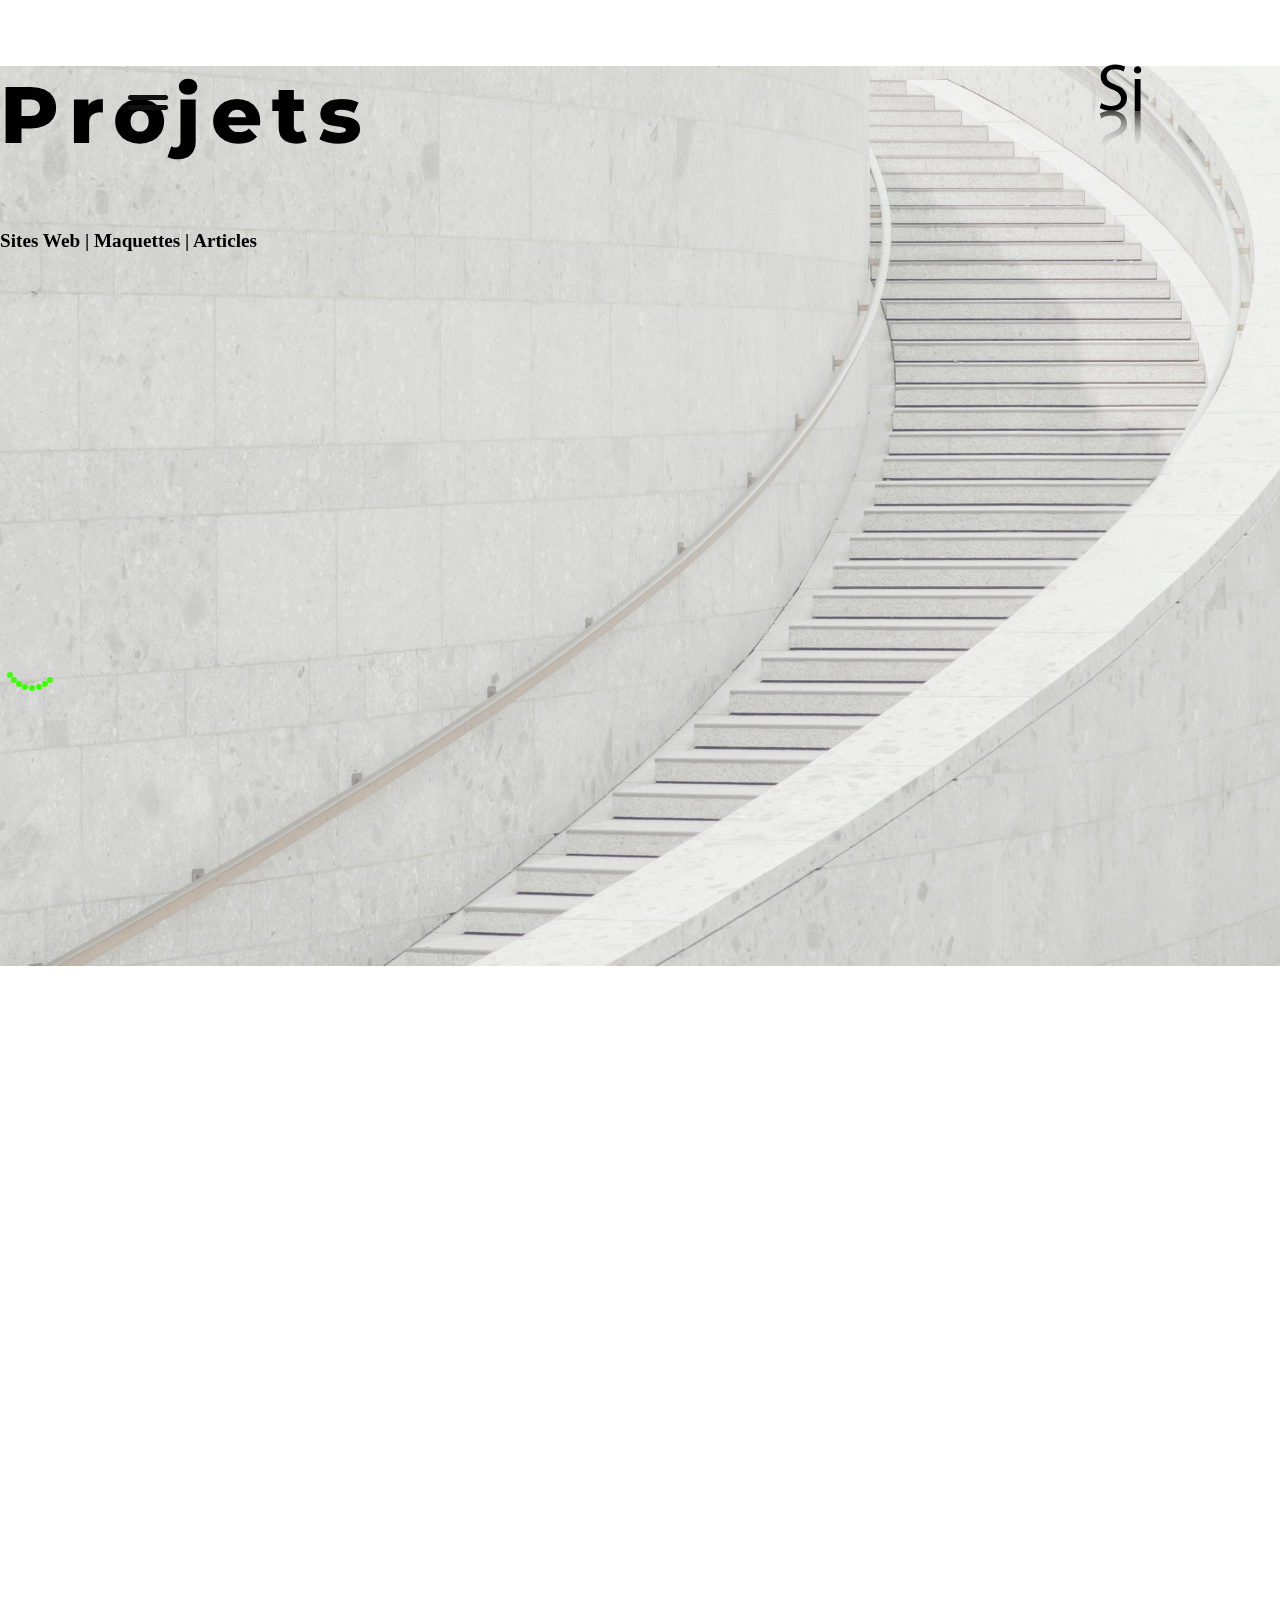
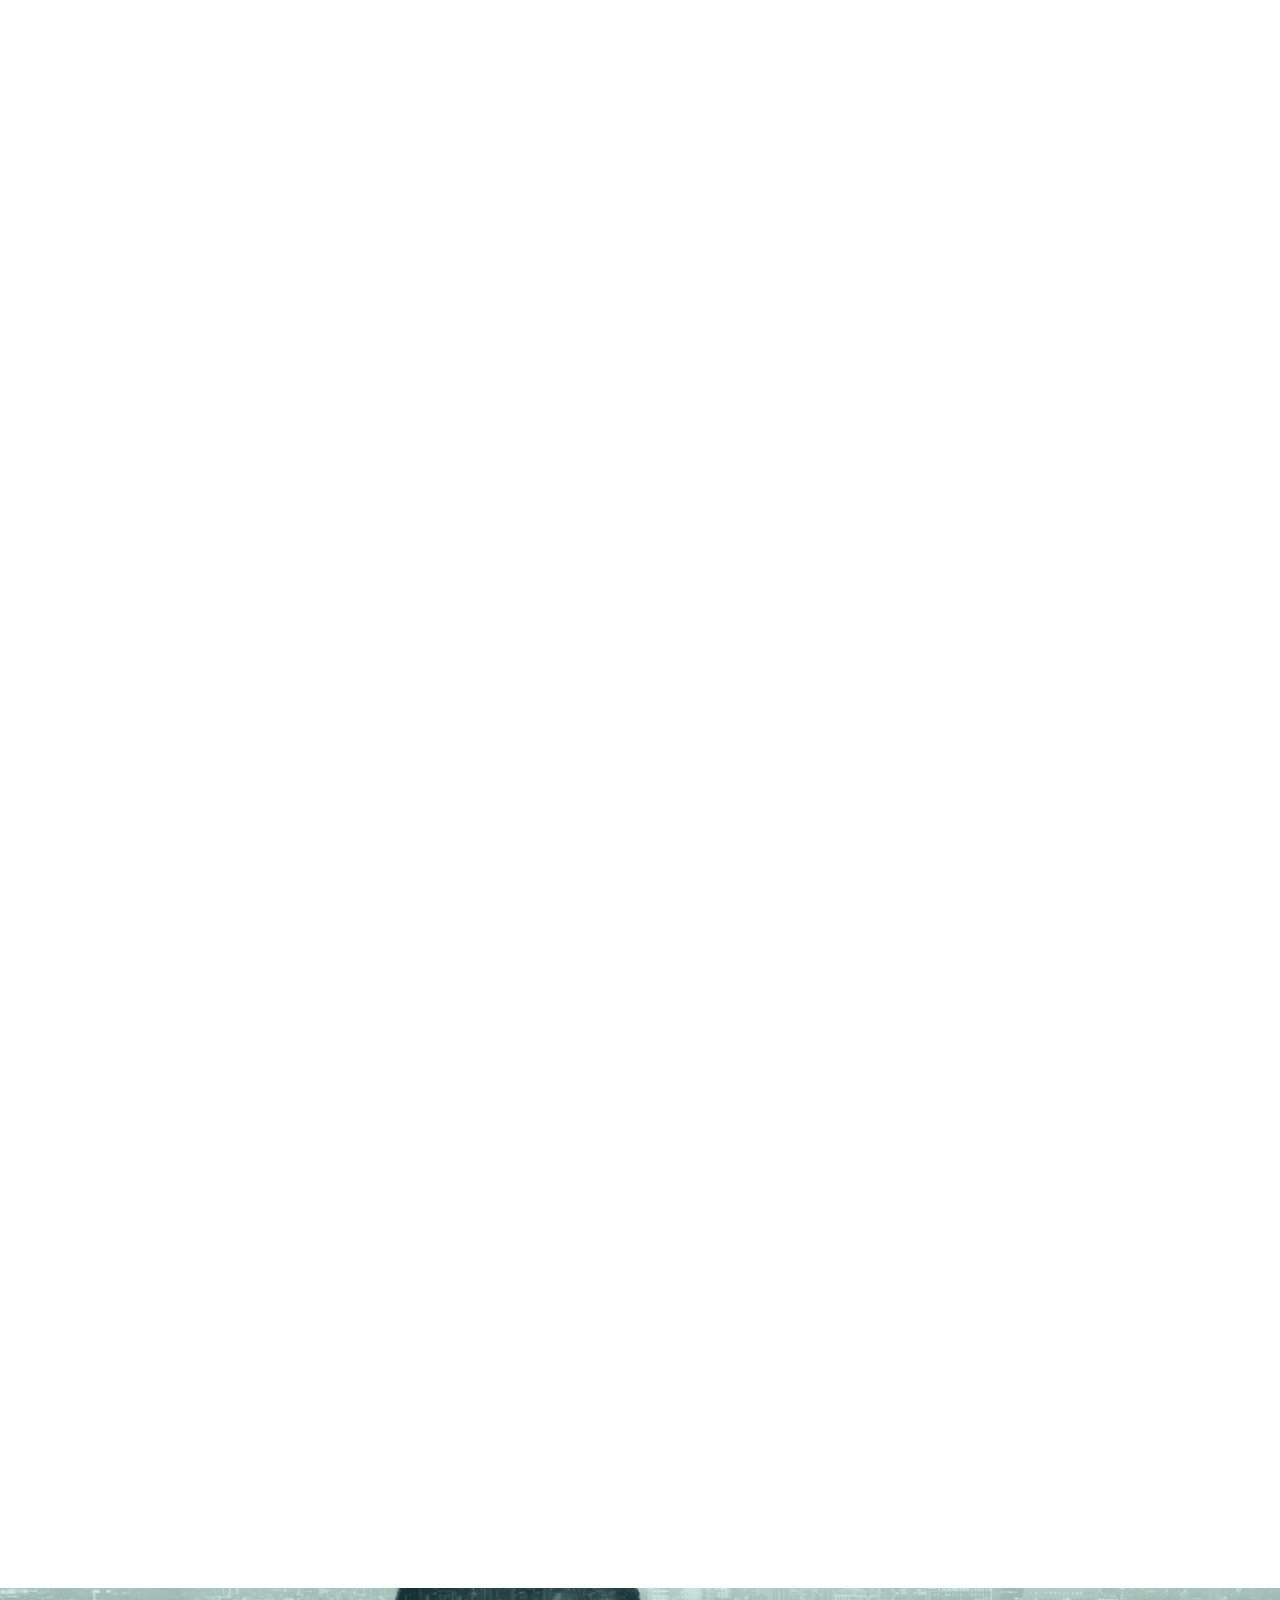
<file: projets.html>
<!doctype html>
<html lang="en">
  <head>
    <!-- Required meta tags -->
    <meta charset="utf-8">
    <meta name="viewport" content="width=device-width, initial-scale=1, shrink-to-fit=no">

    <!-- Bootstrap CSS -->
    <link rel="stylesheet" href="https://stackpath.bootstrapcdn.com/bootstrap/4.1.3/css/bootstrap.min.css" integrity="sha384-MCw98/SFnGE8fJT3GXwEOngsV7Zt27NXFoaoApmYm81iuXoPkFOJwJ8ERdknLPMO" crossorigin="anonymous">
    <link href="https://fonts.googleapis.com/css?family=Dosis|Oswald|Oxygen" rel="stylesheet">
    <link href="https://fonts.googleapis.com/css?family=Montserrat:400,800" rel="stylesheet">
    <link href="https://fonts.googleapis.com/css?family=Dosis|Major+Mono+Display|Oswald|Oxygen" rel="stylesheet">
    <link rel="stylesheet" href="https://use.fontawesome.com/releases/v5.6.3/css/all.css" integrity="sha384-UHRtZLI+pbxtHCWp1t77Bi1L4ZtiqrqD80Kn4Z8NTSRyMA2Fd33n5dQ8lWUE00s/" crossorigin="anonymous">
    <link rel="shortcut icon" href="favicon.ico" type="image/x-icon">
    <link rel="icon" href="favicon.png" type="image/png">
    <link rel="icon" sizes="32x32" href="img/favicon-32.png" type="image/png">
    <link rel="icon" sizes="64x64" href="img/favicon-64.png" type="image/png">
    <link rel="icon" sizes="96x96" href="img/favicon-96.png" type="image/png">
    <link rel="icon" sizes="196x196" href="img/favicon-196.png" type="image/png">
    <link rel="apple-touch-icon" sizes="152x152" href="img/apple-touch-icon.png">
    <link rel="apple-touch-icon" sizes="60x60" href="img/apple-touch-icon-60x60.png">
    <link rel="apple-touch-icon" sizes="76x76" href="img/apple-touch-icon-76x76.png">
    <link rel="apple-touch-icon" sizes="114x114" href="img/apple-touch-icon-114x114.png">
    <link rel="apple-touch-icon" sizes="120x120" href="img/apple-touch-icon-120x120.png">
    <link rel="apple-touch-icon" sizes="144x144" href="img/apple-touch-icon-144x144.png">
    <meta name="msapplication-TileImage" content="img/favicon-144.png">
    <meta name="msapplication-TileColor" content="#FFFFFF">
    <link href="https://unpkg.com/aos@2.3.1/dist/aos.css" rel="stylesheet">
    <link rel="stylesheet" href="style.css">
    <title>Sow-ibrahim</title>
  </head>
  <body>
    <header id="header" class="container-fluid d-flex flex-column justify-content-center align-items-center">
        <a href="#" class="hamburger" data-aos="fade-down" data-aos-duration="500">
            <div></div>
            <div></div>
        </a>
           <!--<h1 class="logo"> S i</h1>-->
           <!--<img cla ss="logo img-fluid" src="img/logo_si_anim_fix.svg" alt="logo" data-aos="fade-left">-->
           <svg version="1.1" xmlns="http://www.w3.org/2000/svg" xmlns:xlink="http://www.w3.org/1999/xlink" x="0px" y="0px" viewBox="0 0 600 600" enable-background="new 0 0 800 800" xml:space="preserve" id="el__fIKrZmZ8"><style>@-webkit-keyframes el_-4YQC5Eo26_Animation{0%{opacity: 0;}16.67%{opacity: 0.3;}33.33%{opacity: 1;}66.67%{opacity: 1;}74.44%{opacity: 0;}83.33%{opacity: 1;}93.33%{opacity: 0.7;}100%{opacity: 1;}}@keyframes el_-4YQC5Eo26_Animation{0%{opacity: 0;}16.67%{opacity: 0.3;}33.33%{opacity: 1;}66.67%{opacity: 1;}74.44%{opacity: 0;}83.33%{opacity: 1;}93.33%{opacity: 0.7;}100%{opacity: 1;}}@-webkit-keyframes el_-4YQC5Eo26_iy9GDI4FA_Animation{0%{-webkit-transform: translate(441.13299560546875px, 267.0459899902344px) scale(0, 0) translate(-441.13299560546875px, -267.0459899902344px);transform: translate(441.13299560546875px, 267.0459899902344px) scale(0, 0) translate(-441.13299560546875px, -267.0459899902344px);}16.67%{-webkit-transform: translate(441.13299560546875px, 267.0459899902344px) scale(1.2, 1.2) translate(-441.13299560546875px, -267.0459899902344px);transform: translate(441.13299560546875px, 267.0459899902344px) scale(1.2, 1.2) translate(-441.13299560546875px, -267.0459899902344px);}33.33%{-webkit-transform: translate(441.13299560546875px, 267.0459899902344px) scale(1, 1) translate(-441.13299560546875px, -267.0459899902344px);transform: translate(441.13299560546875px, 267.0459899902344px) scale(1, 1) translate(-441.13299560546875px, -267.0459899902344px);}100%{-webkit-transform: translate(441.13299560546875px, 267.0459899902344px) scale(1, 1) translate(-441.13299560546875px, -267.0459899902344px);transform: translate(441.13299560546875px, 267.0459899902344px) scale(1, 1) translate(-441.13299560546875px, -267.0459899902344px);}}@keyframes el_-4YQC5Eo26_iy9GDI4FA_Animation{0%{-webkit-transform: translate(441.13299560546875px, 267.0459899902344px) scale(0, 0) translate(-441.13299560546875px, -267.0459899902344px);transform: translate(441.13299560546875px, 267.0459899902344px) scale(0, 0) translate(-441.13299560546875px, -267.0459899902344px);}16.67%{-webkit-transform: translate(441.13299560546875px, 267.0459899902344px) scale(1.2, 1.2) translate(-441.13299560546875px, -267.0459899902344px);transform: translate(441.13299560546875px, 267.0459899902344px) scale(1.2, 1.2) translate(-441.13299560546875px, -267.0459899902344px);}33.33%{-webkit-transform: translate(441.13299560546875px, 267.0459899902344px) scale(1, 1) translate(-441.13299560546875px, -267.0459899902344px);transform: translate(441.13299560546875px, 267.0459899902344px) scale(1, 1) translate(-441.13299560546875px, -267.0459899902344px);}100%{-webkit-transform: translate(441.13299560546875px, 267.0459899902344px) scale(1, 1) translate(-441.13299560546875px, -267.0459899902344px);transform: translate(441.13299560546875px, 267.0459899902344px) scale(1, 1) translate(-441.13299560546875px, -267.0459899902344px);}}@-webkit-keyframes el_-4YQC5Eo26_IynUgxjQ__Animation{0%{-webkit-transform: translate(441.13299560546875px, 267.0459899902344px) translate(-441.13299560546875px, -267.0459899902344px) translate(-100px, 0px);transform: translate(441.13299560546875px, 267.0459899902344px) translate(-441.13299560546875px, -267.0459899902344px) translate(-100px, 0px);}16.67%{-webkit-transform: translate(441.13299560546875px, 267.0459899902344px) translate(-441.13299560546875px, -267.0459899902344px) translate(-100px, -150px);transform: translate(441.13299560546875px, 267.0459899902344px) translate(-441.13299560546875px, -267.0459899902344px) translate(-100px, -150px);}33.33%{-webkit-transform: translate(441.13299560546875px, 267.0459899902344px) translate(-441.13299560546875px, -267.0459899902344px) translate(-100px, -120px);transform: translate(441.13299560546875px, 267.0459899902344px) translate(-441.13299560546875px, -267.0459899902344px) translate(-100px, -120px);}100%{-webkit-transform: translate(441.13299560546875px, 267.0459899902344px) translate(-441.13299560546875px, -267.0459899902344px) translate(-100px, -120px);transform: translate(441.13299560546875px, 267.0459899902344px) translate(-441.13299560546875px, -267.0459899902344px) translate(-100px, -120px);}}@keyframes el_-4YQC5Eo26_IynUgxjQ__Animation{0%{-webkit-transform: translate(441.13299560546875px, 267.0459899902344px) translate(-441.13299560546875px, -267.0459899902344px) translate(-100px, 0px);transform: translate(441.13299560546875px, 267.0459899902344px) translate(-441.13299560546875px, -267.0459899902344px) translate(-100px, 0px);}16.67%{-webkit-transform: translate(441.13299560546875px, 267.0459899902344px) translate(-441.13299560546875px, -267.0459899902344px) translate(-100px, -150px);transform: translate(441.13299560546875px, 267.0459899902344px) translate(-441.13299560546875px, -267.0459899902344px) translate(-100px, -150px);}33.33%{-webkit-transform: translate(441.13299560546875px, 267.0459899902344px) translate(-441.13299560546875px, -267.0459899902344px) translate(-100px, -120px);transform: translate(441.13299560546875px, 267.0459899902344px) translate(-441.13299560546875px, -267.0459899902344px) translate(-100px, -120px);}100%{-webkit-transform: translate(441.13299560546875px, 267.0459899902344px) translate(-441.13299560546875px, -267.0459899902344px) translate(-100px, -120px);transform: translate(441.13299560546875px, 267.0459899902344px) translate(-441.13299560546875px, -267.0459899902344px) translate(-100px, -120px);}}@-webkit-keyframes el_2Fnw7cbylb_Animation{0%{opacity: 0;}23.33%{opacity: 0.5;}33.33%{opacity: 1;}66.67%{opacity: 1;}74.44%{opacity: 0;}83.33%{opacity: 1;}93.33%{opacity: 0.7;}100%{opacity: 1;}}@keyframes el_2Fnw7cbylb_Animation{0%{opacity: 0;}23.33%{opacity: 0.5;}33.33%{opacity: 1;}66.67%{opacity: 1;}74.44%{opacity: 0;}83.33%{opacity: 1;}93.33%{opacity: 0.7;}100%{opacity: 1;}}@-webkit-keyframes el_2Fnw7cbylb_aFASJcwvi_Animation{0%{-webkit-transform: translate(312.8840026855469px, 260.5459899902344px) translate(-312.8840026855469px, -260.5459899902344px) translate(-100px, -150px);transform: translate(312.8840026855469px, 260.5459899902344px) translate(-312.8840026855469px, -260.5459899902344px) translate(-100px, -150px);}16.67%{-webkit-transform: translate(312.8840026855469px, 260.5459899902344px) translate(-312.8840026855469px, -260.5459899902344px) translate(-100px, -120px);transform: translate(312.8840026855469px, 260.5459899902344px) translate(-312.8840026855469px, -260.5459899902344px) translate(-100px, -120px);}100%{-webkit-transform: translate(312.8840026855469px, 260.5459899902344px) translate(-312.8840026855469px, -260.5459899902344px) translate(-100px, -120px);transform: translate(312.8840026855469px, 260.5459899902344px) translate(-312.8840026855469px, -260.5459899902344px) translate(-100px, -120px);}}@keyframes el_2Fnw7cbylb_aFASJcwvi_Animation{0%{-webkit-transform: translate(312.8840026855469px, 260.5459899902344px) translate(-312.8840026855469px, -260.5459899902344px) translate(-100px, -150px);transform: translate(312.8840026855469px, 260.5459899902344px) translate(-312.8840026855469px, -260.5459899902344px) translate(-100px, -150px);}16.67%{-webkit-transform: translate(312.8840026855469px, 260.5459899902344px) translate(-312.8840026855469px, -260.5459899902344px) translate(-100px, -120px);transform: translate(312.8840026855469px, 260.5459899902344px) translate(-312.8840026855469px, -260.5459899902344px) translate(-100px, -120px);}100%{-webkit-transform: translate(312.8840026855469px, 260.5459899902344px) translate(-312.8840026855469px, -260.5459899902344px) translate(-100px, -120px);transform: translate(312.8840026855469px, 260.5459899902344px) translate(-312.8840026855469px, -260.5459899902344px) translate(-100px, -120px);}}@-webkit-keyframes el_I_XKJpHHdA_Animation{0%{opacity: 0;}33.33%{opacity: 0;}66.67%{opacity: 1;}74.44%{opacity: 0;}83.33%{opacity: 1;}93.33%{opacity: 0.5;}100%{opacity: 1;}}@keyframes el_I_XKJpHHdA_Animation{0%{opacity: 0;}33.33%{opacity: 0;}66.67%{opacity: 1;}74.44%{opacity: 0;}83.33%{opacity: 1;}93.33%{opacity: 0.5;}100%{opacity: 1;}}@-webkit-keyframes el_I_XKJpHHdA_vK4vLeY0H_Animation{0%{-webkit-transform: translate(441.13299560546875px, 432.5459899902344px) translate(-441.13299560546875px, -432.5459899902344px) translate(-100px, -200px);transform: translate(441.13299560546875px, 432.5459899902344px) translate(-441.13299560546875px, -432.5459899902344px) translate(-100px, -200px);}33.33%{-webkit-transform: translate(441.13299560546875px, 432.5459899902344px) translate(-441.13299560546875px, -432.5459899902344px) translate(-100px, -110px);transform: translate(441.13299560546875px, 432.5459899902344px) translate(-441.13299560546875px, -432.5459899902344px) translate(-100px, -110px);}66.67%{-webkit-transform: translate(441.13299560546875px, 432.5459899902344px) translate(-441.13299560546875px, -432.5459899902344px) translate(-100px, -117px);transform: translate(441.13299560546875px, 432.5459899902344px) translate(-441.13299560546875px, -432.5459899902344px) translate(-100px, -117px);}100%{-webkit-transform: translate(441.13299560546875px, 432.5459899902344px) translate(-441.13299560546875px, -432.5459899902344px) translate(-100px, -117px);transform: translate(441.13299560546875px, 432.5459899902344px) translate(-441.13299560546875px, -432.5459899902344px) translate(-100px, -117px);}}@keyframes el_I_XKJpHHdA_vK4vLeY0H_Animation{0%{-webkit-transform: translate(441.13299560546875px, 432.5459899902344px) translate(-441.13299560546875px, -432.5459899902344px) translate(-100px, -200px);transform: translate(441.13299560546875px, 432.5459899902344px) translate(-441.13299560546875px, -432.5459899902344px) translate(-100px, -200px);}33.33%{-webkit-transform: translate(441.13299560546875px, 432.5459899902344px) translate(-441.13299560546875px, -432.5459899902344px) translate(-100px, -110px);transform: translate(441.13299560546875px, 432.5459899902344px) translate(-441.13299560546875px, -432.5459899902344px) translate(-100px, -110px);}66.67%{-webkit-transform: translate(441.13299560546875px, 432.5459899902344px) translate(-441.13299560546875px, -432.5459899902344px) translate(-100px, -117px);transform: translate(441.13299560546875px, 432.5459899902344px) translate(-441.13299560546875px, -432.5459899902344px) translate(-100px, -117px);}100%{-webkit-transform: translate(441.13299560546875px, 432.5459899902344px) translate(-441.13299560546875px, -432.5459899902344px) translate(-100px, -117px);transform: translate(441.13299560546875px, 432.5459899902344px) translate(-441.13299560546875px, -432.5459899902344px) translate(-100px, -117px);}}@-webkit-keyframes el_3CrJAE18UV_Animation{0%{opacity: 0;}33.33%{opacity: 0.05;}66.67%{opacity: 1;}74.44%{opacity: 0;}83.33%{opacity: 1;}93.33%{opacity: 0.5;}100%{opacity: 1;}}@keyframes el_3CrJAE18UV_Animation{0%{opacity: 0;}33.33%{opacity: 0.05;}66.67%{opacity: 1;}74.44%{opacity: 0;}83.33%{opacity: 1;}93.33%{opacity: 0.5;}100%{opacity: 1;}}@-webkit-keyframes el_3CrJAE18UV_NlXoVw10m_Animation{0%{-webkit-transform: translate(312.8840026855469px, 434.0459899902344px) translate(-312.8840026855469px, -434.0459899902344px) translate(-100px, -200px);transform: translate(312.8840026855469px, 434.0459899902344px) translate(-312.8840026855469px, -434.0459899902344px) translate(-100px, -200px);}33.33%{-webkit-transform: translate(312.8840026855469px, 434.0459899902344px) translate(-312.8840026855469px, -434.0459899902344px) translate(-100px, -110px);transform: translate(312.8840026855469px, 434.0459899902344px) translate(-312.8840026855469px, -434.0459899902344px) translate(-100px, -110px);}66.67%{-webkit-transform: translate(312.8840026855469px, 434.0459899902344px) translate(-312.8840026855469px, -434.0459899902344px) translate(-100px, -120px);transform: translate(312.8840026855469px, 434.0459899902344px) translate(-312.8840026855469px, -434.0459899902344px) translate(-100px, -120px);}100%{-webkit-transform: translate(312.8840026855469px, 434.0459899902344px) translate(-312.8840026855469px, -434.0459899902344px) translate(-100px, -120px);transform: translate(312.8840026855469px, 434.0459899902344px) translate(-312.8840026855469px, -434.0459899902344px) translate(-100px, -120px);}}@keyframes el_3CrJAE18UV_NlXoVw10m_Animation{0%{-webkit-transform: translate(312.8840026855469px, 434.0459899902344px) translate(-312.8840026855469px, -434.0459899902344px) translate(-100px, -200px);transform: translate(312.8840026855469px, 434.0459899902344px) translate(-312.8840026855469px, -434.0459899902344px) translate(-100px, -200px);}33.33%{-webkit-transform: translate(312.8840026855469px, 434.0459899902344px) translate(-312.8840026855469px, -434.0459899902344px) translate(-100px, -110px);transform: translate(312.8840026855469px, 434.0459899902344px) translate(-312.8840026855469px, -434.0459899902344px) translate(-100px, -110px);}66.67%{-webkit-transform: translate(312.8840026855469px, 434.0459899902344px) translate(-312.8840026855469px, -434.0459899902344px) translate(-100px, -120px);transform: translate(312.8840026855469px, 434.0459899902344px) translate(-312.8840026855469px, -434.0459899902344px) translate(-100px, -120px);}100%{-webkit-transform: translate(312.8840026855469px, 434.0459899902344px) translate(-312.8840026855469px, -434.0459899902344px) translate(-100px, -120px);transform: translate(312.8840026855469px, 434.0459899902344px) translate(-312.8840026855469px, -434.0459899902344px) translate(-100px, -120px);}}#el__fIKrZmZ8 *{-webkit-animation-duration: 3s;animation-duration: 3s;-webkit-animation-timing-function: cubic-bezier(0, 0, 1, 1);animation-timing-function: cubic-bezier(0, 0, 1, 1);}#el_A_SoBRDgJC{fill: none;}#el_udt3v8s5c-{opacity: 0.7;}#el_3CrJAE18UV{fill: url(#SVGID_1_);-webkit-animation-name: el_3CrJAE18UV_Animation;animation-name: el_3CrJAE18UV_Animation;opacity: 1;}#el_I_XKJpHHdA{fill: url(#SVGID_2_);-webkit-animation-name: el_I_XKJpHHdA_Animation;animation-name: el_I_XKJpHHdA_Animation;opacity: 1;}#el_3CrJAE18UV_NlXoVw10m{-webkit-animation-name: el_3CrJAE18UV_NlXoVw10m_Animation;animation-name: el_3CrJAE18UV_NlXoVw10m_Animation;-webkit-animation-timing-function: cubic-bezier(0.42, 0, 0.58, 1);animation-timing-function: cubic-bezier(0.42, 0, 0.58, 1);-webkit-transform: translate(312.8840026855469px, 434.0459899902344px) translate(-312.8840026855469px, -434.0459899902344px) translate(-100px, -120px);transform: translate(312.8840026855469px, 434.0459899902344px) translate(-312.8840026855469px, -434.0459899902344px) translate(-100px, -120px);}#el_I_XKJpHHdA_vK4vLeY0H{-webkit-animation-name: el_I_XKJpHHdA_vK4vLeY0H_Animation;animation-name: el_I_XKJpHHdA_vK4vLeY0H_Animation;-webkit-transform: translate(441.13299560546875px, 432.5459899902344px) translate(-441.13299560546875px, -432.5459899902344px) translate(-100px, -117px);transform: translate(441.13299560546875px, 432.5459899902344px) translate(-441.13299560546875px, -432.5459899902344px) translate(-100px, -117px);}#el_2Fnw7cbylb_aFASJcwvi{-webkit-animation-name: el_2Fnw7cbylb_aFASJcwvi_Animation;animation-name: el_2Fnw7cbylb_aFASJcwvi_Animation;-webkit-animation-timing-function: cubic-bezier(0.42, 0, 1, 1);animation-timing-function: cubic-bezier(0.42, 0, 1, 1);-webkit-transform: translate(312.8840026855469px, 260.5459899902344px) translate(-312.8840026855469px, -260.5459899902344px) translate(-100px, -120px);transform: translate(312.8840026855469px, 260.5459899902344px) translate(-312.8840026855469px, -260.5459899902344px) translate(-100px, -120px);}#el_2Fnw7cbylb{-webkit-animation-name: el_2Fnw7cbylb_Animation;animation-name: el_2Fnw7cbylb_Animation;opacity: 1;}#el_-4YQC5Eo26_IynUgxjQ_{-webkit-animation-name: el_-4YQC5Eo26_IynUgxjQ__Animation;animation-name: el_-4YQC5Eo26_IynUgxjQ__Animation;-webkit-animation-timing-function: cubic-bezier(0, 0, 0.58, 1);animation-timing-function: cubic-bezier(0, 0, 0.58, 1);-webkit-transform: translate(441.13299560546875px, 267.0459899902344px) translate(-441.13299560546875px, -267.0459899902344px) translate(-100px, -120px);transform: translate(441.13299560546875px, 267.0459899902344px) translate(-441.13299560546875px, -267.0459899902344px) translate(-100px, -120px);}#el_-4YQC5Eo26_iy9GDI4FA{-webkit-animation-name: el_-4YQC5Eo26_iy9GDI4FA_Animation;animation-name: el_-4YQC5Eo26_iy9GDI4FA_Animation;-webkit-transform: translate(441.13299560546875px, 267.0459899902344px) scale(1, 1) translate(-441.13299560546875px, -267.0459899902344px);transform: translate(441.13299560546875px, 267.0459899902344px) scale(1, 1) translate(-441.13299560546875px, -267.0459899902344px);}#el_-4YQC5Eo26{-webkit-animation-name: el_-4YQC5Eo26_Animation;animation-name: el_-4YQC5Eo26_Animation;opacity: 1;}</style>
<g id="el_TgVLYW9nWv" display="none">
	<rect x="210.674" y="255.349" display="inline" width="365.167" height="207.865" id="el_A_SoBRDgJC"/>
</g>
<g id="el_zLPidlcC9T">
	<g id="el_udt3v8s5c-">
		<linearGradient id="SVGID_1_" gradientUnits="userSpaceOnUse" x1="363.8848" y1="607.7959" x2="363.8848" y2="434.0459">
			<stop offset="0" style="stop-color:#FFFFFF;stop-opacity:0"/>
			<stop offset="1" style="stop-color:#000000"/>
		</linearGradient>
		<g id="el_3CrJAE18UV_NlXoVw10m" data-animator-group="true" data-animator-type="0"><path d="M312.884,444.796c9-6,26.75-10.75,43-10.75c39.75,0,59,22.5,59,48.5c0,24.75-14.5,38.5-43,49.5&#10;&#9;&#9;&#9;c-23.25,9-33.5,16.75-33.5,32.5c0,11.5,8.75,25.25,31.75,25.25c15.25,0,26.5-5,32-8l6,17.75c-7.5,4.25-20,8.25-37.25,8.25&#10;&#9;&#9;&#9;c-32.75,0-54.5-19.5-54.5-45.75c0-23.75,17-38,44.5-47.75c22.75-8.75,31.75-23.083,31.75-33.5c0-17-13-28.75-35.25-28.75&#10;&#9;&#9;&#9;c-15,0-29.25,5-39,11L312.884,444.796z" id="el_3CrJAE18UV"/></g>
		<linearGradient id="SVGID_2_" gradientUnits="userSpaceOnUse" x1="454.7617" y1="601.2959" x2="454.7617" y2="432.5459">
			<stop offset="0" style="stop-color:#FFFFFF;stop-opacity:0"/>
			<stop offset="1" style="stop-color:#000000"/>
		</linearGradient>
		<g id="el_I_XKJpHHdA_vK4vLeY0H" data-animator-group="true" data-animator-type="0"><path d="M454.883,601.296c-8,0-13.75-6-13.75-13.75c0-7.5,5.5-13.5,13.25-13.5c8.75,0,14.25,6,14,13.5&#10;&#9;&#9;&#9;C468.383,595.296,463.133,601.296,454.883,601.296z M465.883,432.546v121h-22v-121H465.883z" id="el_I_XKJpHHdA"/></g>
	</g>
	<g id="el_6B5t0Dovze">
		<g id="el_2Fnw7cbylb_aFASJcwvi" data-animator-group="true" data-animator-type="0"><path d="M318.384,405.296c9.75,6,24,11,39,11c22.25,0,35.25-11.75,35.25-28.75c0-10.417-9-24.75-31.75-33.5&#10;&#9;&#9;&#9;c-27.5-9.75-44.5-24-44.5-47.75c0-26.25,21.75-45.75,54.5-45.75c17.25,0,29.75,4,37.25,8.25l-6,17.75c-5.5-3-16.75-8-32-8&#10;&#9;&#9;&#9;c-23,0-31.75,13.75-31.75,25.25c0,15.75,10.25,23.5,33.5,32.5c28.5,11,43,24.75,43,49.5c0,26-19.25,48.5-59,48.5&#10;&#9;&#9;&#9;c-16.25,0-34-4.75-43-10.75L318.384,405.296z" id="el_2Fnw7cbylb"/></g>
		<g id="el_-4YQC5Eo26_IynUgxjQ_" data-animator-group="true" data-animator-type="0"><g id="el_-4YQC5Eo26_iy9GDI4FA" data-animator-group="true" data-animator-type="2"><path d="M468.383,280.796c0.25,7.5-5.25,13.5-14,13.5c-7.75,0-13.25-6-13.25-13.5c0-7.75,5.75-13.75,13.75-13.75&#10;&#9;&#9;&#9;C463.133,267.046,468.383,273.046,468.383,280.796z M443.883,435.796v-121h22v121H443.883z" id="el_-4YQC5Eo26"/></g></g>
	</g>
</g>
</svg>
        <div class="menu">
            <div class="container-fluid showmenu ">
            <a id="button" href="" class="closeBtn">&times;</a>
            <ul class="nav d-flex flex-column">
                <li class="nav-item">
                    <a class="nav-link accueil" href="index.html">ACCUEIL</a>
                </li>
                <li class="nav-item">
                    <a class="nav-link projets" href="#projets">PROJETS</a>
                </li>
                <li class="nav-item">
                    <a class="nav-link apropos" href="index.html#apropos">À PROPOS</a>
                </li>
            </ul>
            </div>
        </div>
        <div class="lds-roller"><div></div><div></div><div></div><div></div><div></div><div></div><div></div><div></div></div>
        <a href="#header"><i class="fas fa-chevron-up"></i></a> 
        <div class="container titre-page-projets d-flex flex-column justify-content-center align-items-center">
                <h2  class="text-center" data-aos="fade-right" data-aos-duration="2000" >Projets</h2>
                <h3 class="text-center" data-aos="zoom-in" data-aos-duration="2000" >Sites Web | Maquettes | Articles</h3>
                <a class="down" href="#projet"><i class="fas fa-chevron-down"></i></a> 
        </div>
    </header>    
    <section class="section-projet container-fluid flex-column d-flex justify-content-center align-items-center" id="projet">
        <div class="container expo-projet row d-flex justify-content-center align-items-center " data-aos="fade-up" data-aos-duration="1500"> 
            <a href="https://ibrahims.promo-23.codeur.online/site_votre_passion_votre_job/" target="blank"><img src="img/vpvj-pc.png" alt="projet" class="img-fluid"></a> 
            <div class="description-projet d-flex flex-column justify-content-center align-items-center">
                <div>
                    <h4 data-aos="fade-up">Votre Passion | Votre Job</h4>
                    <p class="language">
                        Language et outils utilisés : <br> Html | Css/Sass | Js | Php | Git.
                    </p> 
                    <p data-aos="fade-up">Je me suis lancé dans un projet personnel pour expérimenter les outils appris pendant la formation. Ce site aura pour but de connecter les employeurs avec des personnes passionnées. Les utilisateurs devrons accéder à leurs comptes pour utiliser le site et publier leurs profils ou leurs annonces. 
                    </p> 
                    <a data-aos="fade-up" href="https://gitlab.com/Ybara/site_votre_passion_votre_job" target="blank" rel="noopener noreferrer" class="github text-center d-flex flex-column"><i class="fab fa-gitlab"></i> <span class="text-git">Voir le projet sur gitLab</span></a>
                </div>
            </div>
        </div>
        <div class="container expo-projet row d-flex justify-content-center align-items-center " data-aos="fade-up" data-aos-duration="1500">
            <a href="https://ibrahims.promo-23.codeur.online/blueasy/" target="blank"><img src="img/blueasy-pc.png" alt="projet" class="img-fluid"></a> 
            <div class="description-projet d-flex flex-column justify-content-center align-items-center">
                <div>
                    <h4 data-aos="fade-up"> Integration de maquette</h4>
                    <p class="language">
                    Language et outils utilisés : <br> Html | Css/Sass | Js | Photoshop. 
                    </p>
                    <p data-aos="fade-up"> Ce projet vise à intégrer une maquette créer sur photoshop en site web tout en respectant les dimensions et détails du fichier psd. 
                    </p> 
                </div>
            </div>
        </div>
        <div class="container expo-projet row d-flex justify-content-center align-items-center " data-aos="fade-up" data-aos-duration="1500">
            <a href="https://ibrahims.promo-23.codeur.online/access_movie/" target="blank"><img src="img/access_movie-pc.png" alt="projet" class="img-fluid"></a> 
            <div class="description-projet d-flex flex-column justify-content-center align-items-center">
                <div>
                    <h4 data-aos="fade-up"> Access Movie</h4>
                    <p class="language">
                        Language et outils utilisés : <br> Html | Css/Sass | Js | Php | Git | Mysql | MVC.
                    </p> 
                    <p data-aos="fade-up"> Ce projet est un annuaire de films. Nous avons mis en place une base de données pour répertorier les films, les réalisateurs, les acteurs et les années de sortie. Ce site peut servir à renseigner les utilisateurs sur la sortie d'un film, l'utilisateur a la possibilité de lire le descriptif et voir la bande annonce du film. 
                    </p> 
                    <a data-aos="fade-up" href="https://github.com/ibrahimsow/access_movie/" target="blank" rel="noopener noreferrer" class="github text-center d-flex flex-column"><i class="fab fa-github"></i> <span class="text-git">Voir le projet sur gitHub</span></a>
                </div>
            </div>
        </div>
        <div class="container expo-projet row d-flex justify-content-center align-items-center " data-aos="fade-up" data-aos-duration="1500">
        <a href="https://promo-23.codeur.online/blog/" target="blank"><img src="img/run-pc.jpg" alt="projet" class="img-fluid"></a>  
            <div class="description-projet d-flex flex-column justify-content-center align-items-center">
                <div>
                    <h4 data-aos="fade-up">Article Wordpress</h4>
                    <p data-aos="fade-up"> Ce site est le blog de la promotion de ma formation, nous y publions des articles sur le digital et nous faisons de la veille téchnologique.</p>
                </div>
            </div>
        </div>
        <div class="container expo-projet row d-flex justify-content-center align-items-center " data-aos="fade-up" data-aos-duration="1500">
            <a href="https://ibrahims.promo-23.codeur.online/explorateur-de-fichier-php/" target="blank"><img src="img/explorateur-pc.png" alt="projet" class="img-fluid"></a> 
            <div class="description-projet d-flex flex-column justify-content-center align-items-center">
                <div>
                    <h4 data-aos="fade-up"> Explorateur de fichiers</h4>
                    <p class="language">
                            Language et outils utilisés : <br> Html | Css/Sass | Js | Php | Git | MVC.
                    </p>  
                    <p data-aos="fade-up">Ce projet est un explorateur de fichier. Il permet de naviguer et de lister le contenu des dossiers. 
                    </p> 
                    <a data-aos="fade-up" href="https://gitlab.com/Louya/explorateur-de-fichier-php" target="blank" rel="noopener noreferrer" class="github text-center d-flex flex-column"><i class="fab fa-gitlab"></i> <span class="text-git">Voir le projet sur gitLab</span></a>
                </div>
            </div>
        </div>
        <div class="container expo-projet row d-flex justify-content-center align-items-center " data-aos="fade-up" data-aos-duration="1500">
            <a href="https://ibrahims.promo-23.codeur.online/transfert/" target="blank"><img src="img/files-walk-pc.png" alt="projet" class="img-fluid"></a> 
            <div class="description-projet d-flex flex-column justify-content-center align-items-center">
                <div>
                    <h4 data-aos="fade-up">Files Walk</h4>
                    <p class="language">
                        Language et outils utilisés :  <br> Html | Css/Sass | Js | Php | Git | MVC.
                    </p> 
                    <p data-aos="fade-up">Ce site permet de transferer des fichiers. Il suffi de renseigner votre e-mail ainsi que celui du destinataire d'entrer un message et de charger votre fichier. Retrouvez File Walk sur Pc Tablette et Mobile. 
                    </p> 
                    <a data-aos="fade-up" href="https://github.com/ibrahimsow/transfer" target="blank" rel="noopener noreferrer" class="github text-center d-flex flex-column"><i class="fab fa-github"></i> <span class="text-git">Voir le projet sur gitHub</span></a>
                </div>
            </div>
        </div>
    </section>

    <footer class="section-footer container-fluid flex-column d-flex justify-content-center align-items-center" id="footer">
        <h4 class="text-center" data-aos="fade-down">Suivez moi sur les réseaux</h4>
        <div class="icone d-flex flex-wrap">
            <a href="https://www.linkedin.com/in/ibrahim-sow-7a404110b/" target="blank"> <i class="fab fa-linkedin"></i></a> 
            <a href="https://www.instagram.com/ibrahimsow.sow2018/" target="blank"> <i class="fab fa-instagram"></i></a> 
            <a href="#" target="blank"> <i class="fab fa-twitter"></i></a> 
            <a href="https://www.youtube.com/channel/UC-zraEFposlll-aoV6K4sqw?view_as=subscriber" target="blank"> <i class="fab fa-youtube"></i></a> 
        </div>
        <p>Tous droits réservés SOW Ibrahim © 2018</p>
    </footer> 
    <!-- Optional JavaScript -->
    <!-- jQuery first, then Popper.js, then Bootstrap JS -->
    <script src="https://code.jquery.com/jquery-3.3.1.slim.min.js" integrity="sha384-q8i/X+965DzO0rT7abK41JStQIAqVgRVzpbzo5smXKp4YfRvH+8abtTE1Pi6jizo" crossorigin="anonymous"></script>
    <script src="https://cdnjs.cloudflare.com/ajax/libs/popper.js/1.14.3/umd/popper.min.js" integrity="sha384-ZMP7rVo3mIykV+2+9J3UJ46jBk0WLaUAdn689aCwoqbBJiSnjAK/l8WvCWPIPm49" crossorigin="anonymous"></script>
    <script src="https://stackpath.bootstrapcdn.com/bootstrap/4.1.3/js/bootstrap.min.js" integrity="sha384-ChfqqxuZUCnJSK3+MXmPNIyE6ZbWh2IMqE241rYiqJxyMiZ6OW/JmZQ5stwEULTy" crossorigin="anonymous"></script>
    <script src="https://unpkg.com/aos@2.3.1/dist/aos.js"></script>
    <script src="app.js"></script>    
  </body>
</html>
</file>
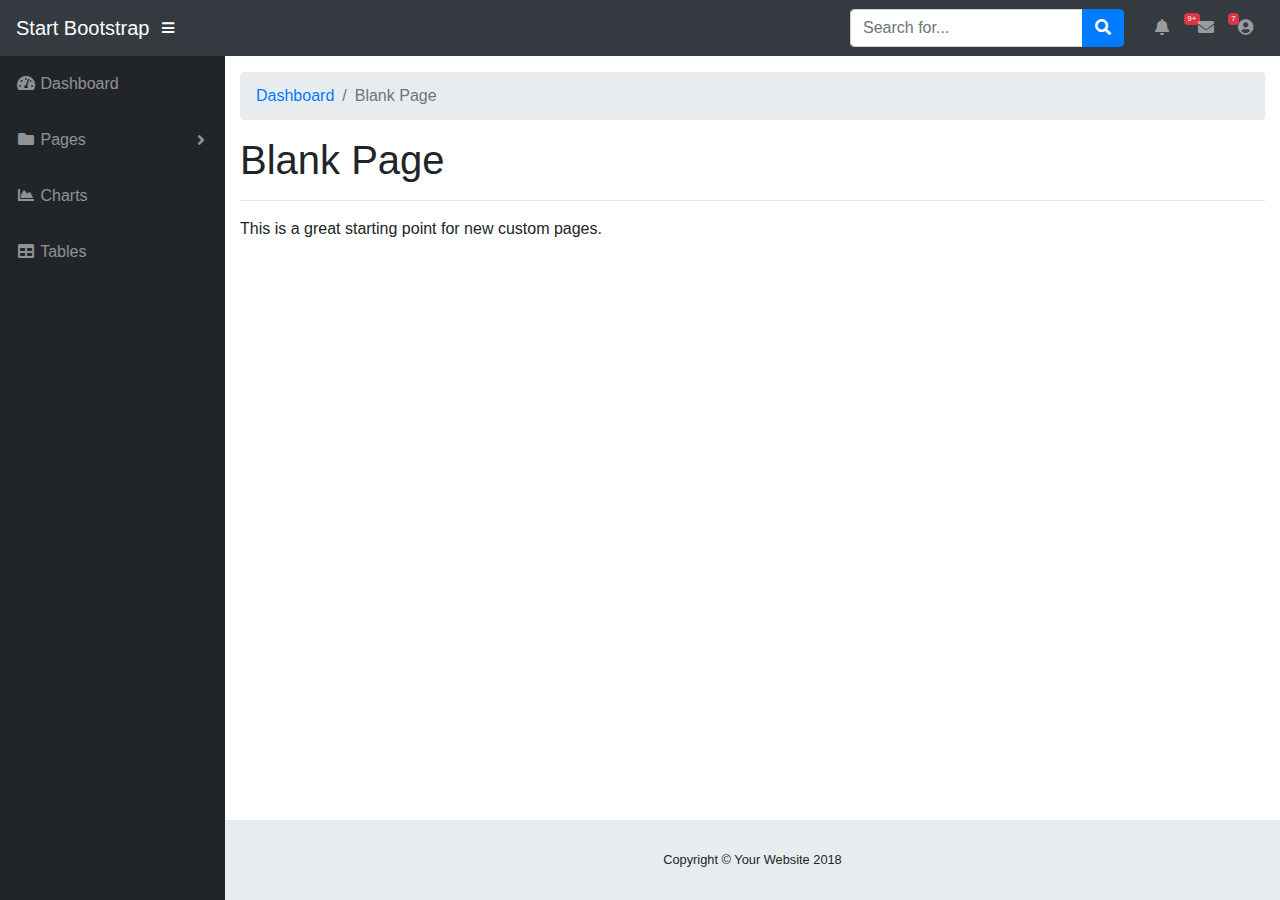
<file: startbootstrap-sb-admin-gh-pages/blank.html>
<!DOCTYPE html>
<html lang="en">

  <head>

    <meta charset="utf-8">
    <meta http-equiv="X-UA-Compatible" content="IE=edge">
    <meta name="viewport" content="width=device-width, initial-scale=1, shrink-to-fit=no">
    <meta name="description" content="">
    <meta name="author" content="">

    <title>SB Admin - Blank Page</title>

    <!-- Bootstrap core CSS-->
    <link href="vendor/bootstrap/css/bootstrap.min.css" rel="stylesheet">

    <!-- Custom fonts for this template-->
    <link href="vendor/fontawesome-free/css/all.min.css" rel="stylesheet" type="text/css">

    <!-- Page level plugin CSS-->
    <link href="vendor/datatables/dataTables.bootstrap4.css" rel="stylesheet">

    <!-- Custom styles for this template-->
    <link href="css/sb-admin.css" rel="stylesheet">

  </head>

  <body id="page-top">

    <nav class="navbar navbar-expand navbar-dark bg-dark static-top">

      <a class="navbar-brand mr-1" href="index.html">Start Bootstrap</a>

      <button class="btn btn-link btn-sm text-white order-1 order-sm-0" id="sidebarToggle" href="#">
        <i class="fas fa-bars"></i>
      </button>

      <!-- Navbar Search -->
      <form class="d-none d-md-inline-block form-inline ml-auto mr-0 mr-md-3 my-2 my-md-0">
        <div class="input-group">
          <input type="text" class="form-control" placeholder="Search for..." aria-label="Search" aria-describedby="basic-addon2">
          <div class="input-group-append">
            <button class="btn btn-primary" type="button">
              <i class="fas fa-search"></i>
            </button>
          </div>
        </div>
      </form>

      <!-- Navbar -->
      <ul class="navbar-nav ml-auto ml-md-0">
        <li class="nav-item dropdown no-arrow mx-1">
          <a class="nav-link dropdown-toggle" href="#" id="alertsDropdown" role="button" data-toggle="dropdown" aria-haspopup="true" aria-expanded="false">
            <i class="fas fa-bell fa-fw"></i>
            <span class="badge badge-danger">9+</span>
          </a>
          <div class="dropdown-menu dropdown-menu-right" aria-labelledby="alertsDropdown">
            <a class="dropdown-item" href="#">Action</a>
            <a class="dropdown-item" href="#">Another action</a>
            <div class="dropdown-divider"></div>
            <a class="dropdown-item" href="#">Something else here</a>
          </div>
        </li>
        <li class="nav-item dropdown no-arrow mx-1">
          <a class="nav-link dropdown-toggle" href="#" id="messagesDropdown" role="button" data-toggle="dropdown" aria-haspopup="true" aria-expanded="false">
            <i class="fas fa-envelope fa-fw"></i>
            <span class="badge badge-danger">7</span>
          </a>
          <div class="dropdown-menu dropdown-menu-right" aria-labelledby="messagesDropdown">
            <a class="dropdown-item" href="#">Action</a>
            <a class="dropdown-item" href="#">Another action</a>
            <div class="dropdown-divider"></div>
            <a class="dropdown-item" href="#">Something else here</a>
          </div>
        </li>
        <li class="nav-item dropdown no-arrow">
          <a class="nav-link dropdown-toggle" href="#" id="userDropdown" role="button" data-toggle="dropdown" aria-haspopup="true" aria-expanded="false">
            <i class="fas fa-user-circle fa-fw"></i>
          </a>
          <div class="dropdown-menu dropdown-menu-right" aria-labelledby="userDropdown">
            <a class="dropdown-item" href="#">Settings</a>
            <a class="dropdown-item" href="#">Activity Log</a>
            <div class="dropdown-divider"></div>
            <a class="dropdown-item" href="#" data-toggle="modal" data-target="#logoutModal">Logout</a>
          </div>
        </li>
      </ul>

    </nav>

    <div id="wrapper">

      <!-- Sidebar -->
      <ul class="sidebar navbar-nav">
        <li class="nav-item">
          <a class="nav-link" href="index.html">
            <i class="fas fa-fw fa-tachometer-alt"></i>
            <span>Dashboard</span>
          </a>
        </li>
        <li class="nav-item dropdown">
          <a class="nav-link dropdown-toggle" href="#" id="pagesDropdown" role="button" data-toggle="dropdown" aria-haspopup="true" aria-expanded="false">
            <i class="fas fa-fw fa-folder"></i>
            <span>Pages</span>
          </a>
          <div class="dropdown-menu" aria-labelledby="pagesDropdown">
            <h6 class="dropdown-header">Login Screens:</h6>
            <a class="dropdown-item" href="login.html">Login</a>
            <a class="dropdown-item" href="register.html">Register</a>
            <a class="dropdown-item" href="forgot-password.html">Forgot Password</a>
            <div class="dropdown-divider"></div>
            <h6 class="dropdown-header">Other Pages:</h6>
            <a class="dropdown-item" href="404.html">404 Page</a>
            <a class="dropdown-item active" href="blank.html">Blank Page</a>
          </div>
        </li>
        <li class="nav-item">
          <a class="nav-link" href="charts.html">
            <i class="fas fa-fw fa-chart-area"></i>
            <span>Charts</span></a>
        </li>
        <li class="nav-item">
          <a class="nav-link" href="tables.html">
            <i class="fas fa-fw fa-table"></i>
            <span>Tables</span></a>
        </li>
      </ul>

      <div id="content-wrapper">

        <div class="container-fluid">

          <!-- Breadcrumbs-->
          <ol class="breadcrumb">
            <li class="breadcrumb-item">
              <a href="index.html">Dashboard</a>
            </li>
            <li class="breadcrumb-item active">Blank Page</li>
          </ol>

          <!-- Page Content -->
          <h1>Blank Page</h1>
          <hr>
          <p>This is a great starting point for new custom pages.</p>

        </div>
        <!-- /.container-fluid -->

        <!-- Sticky Footer -->
        <footer class="sticky-footer">
          <div class="container my-auto">
            <div class="copyright text-center my-auto">
              <span>Copyright © Your Website 2018</span>
            </div>
          </div>
        </footer>

      </div>
      <!-- /.content-wrapper -->

    </div>
    <!-- /#wrapper -->

    <!-- Scroll to Top Button-->
    <a class="scroll-to-top rounded" href="#page-top">
      <i class="fas fa-angle-up"></i>
    </a>

    <!-- Logout Modal-->
    <div class="modal fade" id="logoutModal" tabindex="-1" role="dialog" aria-labelledby="exampleModalLabel" aria-hidden="true">
      <div class="modal-dialog" role="document">
        <div class="modal-content">
          <div class="modal-header">
            <h5 class="modal-title" id="exampleModalLabel">Ready to Leave?</h5>
            <button class="close" type="button" data-dismiss="modal" aria-label="Close">
              <span aria-hidden="true">×</span>
            </button>
          </div>
          <div class="modal-body">Select "Logout" below if you are ready to end your current session.</div>
          <div class="modal-footer">
            <button class="btn btn-secondary" type="button" data-dismiss="modal">Cancel</button>
            <a class="btn btn-primary" href="login.html">Logout</a>
          </div>
        </div>
      </div>
    </div>

    <!-- Bootstrap core JavaScript-->
    <script src="vendor/jquery/jquery.min.js"></script>
    <script src="vendor/bootstrap/js/bootstrap.bundle.min.js"></script>

    <!-- Core plugin JavaScript-->
    <script src="vendor/jquery-easing/jquery.easing.min.js"></script>

    <!-- Custom scripts for all pages-->
    <script src="js/sb-admin.min.js"></script>

  </body>

</html>
</file>
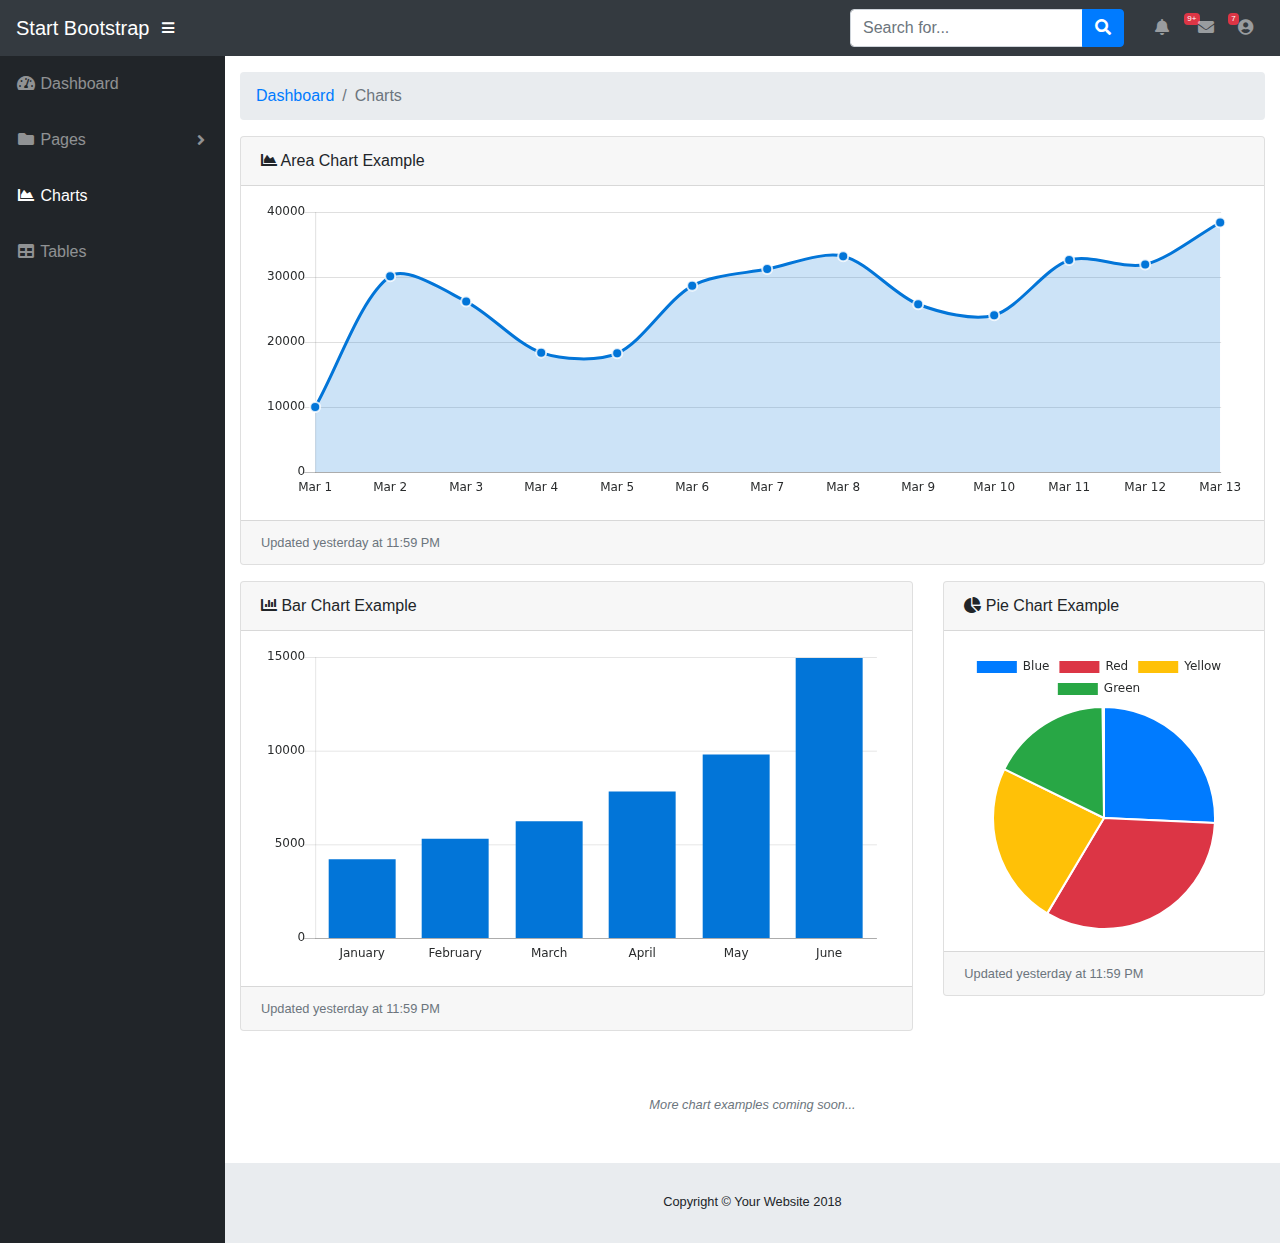
<file: startbootstrap-sb-admin-gh-pages/charts.html>
<!DOCTYPE html>
<html lang="en">

  <head>

    <meta charset="utf-8">
    <meta http-equiv="X-UA-Compatible" content="IE=edge">
    <meta name="viewport" content="width=device-width, initial-scale=1, shrink-to-fit=no">
    <meta name="description" content="">
    <meta name="author" content="">

    <title>SB Admin - Charts</title>

    <!-- Bootstrap core CSS-->
    <link href="vendor/bootstrap/css/bootstrap.min.css" rel="stylesheet">

    <!-- Custom fonts for this template-->
    <link href="vendor/fontawesome-free/css/all.min.css" rel="stylesheet" type="text/css">

    <!-- Page level plugin CSS-->
    <link href="vendor/datatables/dataTables.bootstrap4.css" rel="stylesheet">

    <!-- Custom styles for this template-->
    <link href="css/sb-admin.css" rel="stylesheet">

  </head>

  <body id="page-top">

    <nav class="navbar navbar-expand navbar-dark bg-dark static-top">

      <a class="navbar-brand mr-1" href="index.html">Start Bootstrap</a>

      <button class="btn btn-link btn-sm text-white order-1 order-sm-0" id="sidebarToggle" href="#">
        <i class="fas fa-bars"></i>
      </button>

      <!-- Navbar Search -->
      <form class="d-none d-md-inline-block form-inline ml-auto mr-0 mr-md-3 my-2 my-md-0">
        <div class="input-group">
          <input type="text" class="form-control" placeholder="Search for..." aria-label="Search" aria-describedby="basic-addon2">
          <div class="input-group-append">
            <button class="btn btn-primary" type="button">
              <i class="fas fa-search"></i>
            </button>
          </div>
        </div>
      </form>

      <!-- Navbar -->
      <ul class="navbar-nav ml-auto ml-md-0">
        <li class="nav-item dropdown no-arrow mx-1">
          <a class="nav-link dropdown-toggle" href="#" id="alertsDropdown" role="button" data-toggle="dropdown" aria-haspopup="true" aria-expanded="false">
            <i class="fas fa-bell fa-fw"></i>
            <span class="badge badge-danger">9+</span>
          </a>
          <div class="dropdown-menu dropdown-menu-right" aria-labelledby="alertsDropdown">
            <a class="dropdown-item" href="#">Action</a>
            <a class="dropdown-item" href="#">Another action</a>
            <div class="dropdown-divider"></div>
            <a class="dropdown-item" href="#">Something else here</a>
          </div>
        </li>
        <li class="nav-item dropdown no-arrow mx-1">
          <a class="nav-link dropdown-toggle" href="#" id="messagesDropdown" role="button" data-toggle="dropdown" aria-haspopup="true" aria-expanded="false">
            <i class="fas fa-envelope fa-fw"></i>
            <span class="badge badge-danger">7</span>
          </a>
          <div class="dropdown-menu dropdown-menu-right" aria-labelledby="messagesDropdown">
            <a class="dropdown-item" href="#">Action</a>
            <a class="dropdown-item" href="#">Another action</a>
            <div class="dropdown-divider"></div>
            <a class="dropdown-item" href="#">Something else here</a>
          </div>
        </li>
        <li class="nav-item dropdown no-arrow">
          <a class="nav-link dropdown-toggle" href="#" id="userDropdown" role="button" data-toggle="dropdown" aria-haspopup="true" aria-expanded="false">
            <i class="fas fa-user-circle fa-fw"></i>
          </a>
          <div class="dropdown-menu dropdown-menu-right" aria-labelledby="userDropdown">
            <a class="dropdown-item" href="#">Settings</a>
            <a class="dropdown-item" href="#">Activity Log</a>
            <div class="dropdown-divider"></div>
            <a class="dropdown-item" href="#" data-toggle="modal" data-target="#logoutModal">Logout</a>
          </div>
        </li>
      </ul>

    </nav>

    <div id="wrapper">

      <!-- Sidebar -->
      <ul class="sidebar navbar-nav">
        <li class="nav-item">
          <a class="nav-link" href="index.html">
            <i class="fas fa-fw fa-tachometer-alt"></i>
            <span>Dashboard</span>
          </a>
        </li>
        <li class="nav-item dropdown">
          <a class="nav-link dropdown-toggle" href="#" id="pagesDropdown" role="button" data-toggle="dropdown" aria-haspopup="true" aria-expanded="false">
            <i class="fas fa-fw fa-folder"></i>
            <span>Pages</span>
          </a>
          <div class="dropdown-menu" aria-labelledby="pagesDropdown">
            <h6 class="dropdown-header">Login Screens:</h6>
            <a class="dropdown-item" href="login.html">Login</a>
            <a class="dropdown-item" href="register.html">Register</a>
            <a class="dropdown-item" href="forgot-password.html">Forgot Password</a>
            <div class="dropdown-divider"></div>
            <h6 class="dropdown-header">Other Pages:</h6>
            <a class="dropdown-item" href="404.html">404 Page</a>
            <a class="dropdown-item" href="blank.html">Blank Page</a>
          </div>
        </li>
        <li class="nav-item active">
          <a class="nav-link" href="charts.html">
            <i class="fas fa-fw fa-chart-area"></i>
            <span>Charts</span></a>
        </li>
        <li class="nav-item">
          <a class="nav-link" href="tables.html">
            <i class="fas fa-fw fa-table"></i>
            <span>Tables</span></a>
        </li>
      </ul>

      <div id="content-wrapper">

        <div class="container-fluid">

          <!-- Breadcrumbs-->
          <ol class="breadcrumb">
            <li class="breadcrumb-item">
              <a href="#">Dashboard</a>
            </li>
            <li class="breadcrumb-item active">Charts</li>
          </ol>

          <!-- Area Chart Example-->
          <div class="card mb-3">
            <div class="card-header">
              <i class="fas fa-chart-area"></i>
              Area Chart Example</div>
            <div class="card-body">
              <canvas id="myAreaChart" width="100%" height="30"></canvas>
            </div>
            <div class="card-footer small text-muted">Updated yesterday at 11:59 PM</div>
          </div>

          <div class="row">
            <div class="col-lg-8">
              <div class="card mb-3">
                <div class="card-header">
                  <i class="fas fa-chart-bar"></i>
                  Bar Chart Example</div>
                <div class="card-body">
                  <canvas id="myBarChart" width="100%" height="50"></canvas>
                </div>
                <div class="card-footer small text-muted">Updated yesterday at 11:59 PM</div>
              </div>
            </div>
            <div class="col-lg-4">
              <div class="card mb-3">
                <div class="card-header">
                  <i class="fas fa-chart-pie"></i>
                  Pie Chart Example</div>
                <div class="card-body">
                  <canvas id="myPieChart" width="100%" height="100"></canvas>
                </div>
                <div class="card-footer small text-muted">Updated yesterday at 11:59 PM</div>
              </div>
            </div>
          </div>

          <p class="small text-center text-muted my-5">
            <em>More chart examples coming soon...</em>
          </p>

        </div>
        <!-- /.container-fluid -->

        <!-- Sticky Footer -->
        <footer class="sticky-footer">
          <div class="container my-auto">
            <div class="copyright text-center my-auto">
              <span>Copyright © Your Website 2018</span>
            </div>
          </div>
        </footer>

      </div>
      <!-- /.content-wrapper -->

    </div>
    <!-- /#wrapper -->

    <!-- Scroll to Top Button-->
    <a class="scroll-to-top rounded" href="#page-top">
      <i class="fas fa-angle-up"></i>
    </a>

    <!-- Logout Modal-->
    <div class="modal fade" id="logoutModal" tabindex="-1" role="dialog" aria-labelledby="exampleModalLabel" aria-hidden="true">
      <div class="modal-dialog" role="document">
        <div class="modal-content">
          <div class="modal-header">
            <h5 class="modal-title" id="exampleModalLabel">Ready to Leave?</h5>
            <button class="close" type="button" data-dismiss="modal" aria-label="Close">
              <span aria-hidden="true">×</span>
            </button>
          </div>
          <div class="modal-body">Select "Logout" below if you are ready to end your current session.</div>
          <div class="modal-footer">
            <button class="btn btn-secondary" type="button" data-dismiss="modal">Cancel</button>
            <a class="btn btn-primary" href="login.html">Logout</a>
          </div>
        </div>
      </div>
    </div>

    <!-- Bootstrap core JavaScript-->
    <script src="vendor/jquery/jquery.min.js"></script>
    <script src="vendor/bootstrap/js/bootstrap.bundle.min.js"></script>

    <!-- Core plugin JavaScript-->
    <script src="vendor/jquery-easing/jquery.easing.min.js"></script>

    <!-- Page level plugin JavaScript-->
    <script src="vendor/chart.js/Chart.min.js"></script>

    <!-- Custom scripts for all pages-->
    <script src="js/sb-admin.min.js"></script>

    <!-- Demo scripts for this page-->
    <script src="js/demo/chart-area-demo.js"></script>
    <script src="js/demo/chart-bar-demo.js"></script>
    <script src="js/demo/chart-pie-demo.js"></script>

  </body>

</html>
</file>
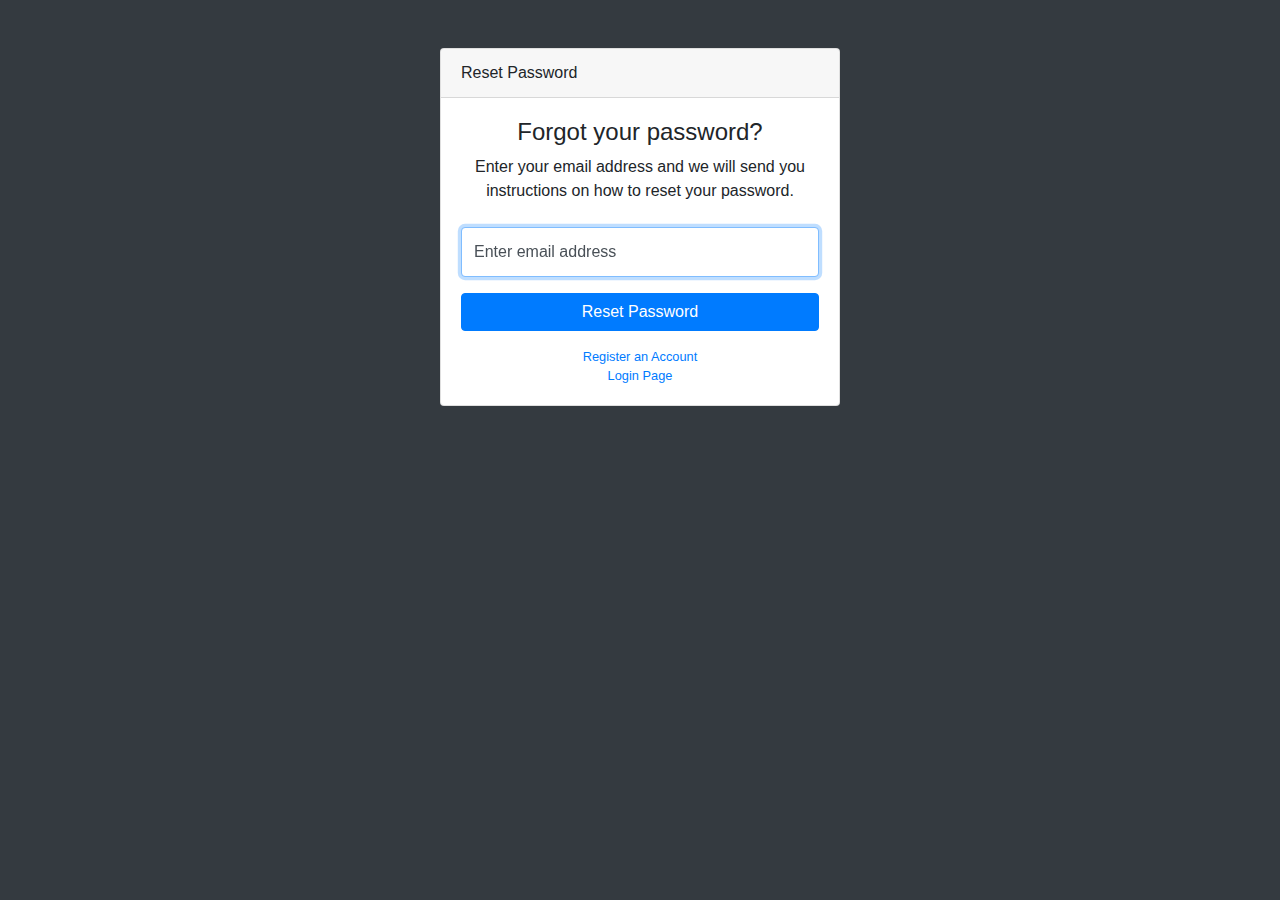
<file: startbootstrap-sb-admin-gh-pages/forgot-password.html>
<!DOCTYPE html>
<html lang="en">

  <head>

    <meta charset="utf-8">
    <meta http-equiv="X-UA-Compatible" content="IE=edge">
    <meta name="viewport" content="width=device-width, initial-scale=1, shrink-to-fit=no">
    <meta name="description" content="">
    <meta name="author" content="">

    <title>SB Admin - Forgot Password</title>

    <!-- Bootstrap core CSS-->
    <link href="vendor/bootstrap/css/bootstrap.min.css" rel="stylesheet">

    <!-- Custom fonts for this template-->
    <link href="vendor/fontawesome-free/css/all.min.css" rel="stylesheet" type="text/css">

    <!-- Custom styles for this template-->
    <link href="css/sb-admin.css" rel="stylesheet">

  </head>

  <body class="bg-dark">

    <div class="container">
      <div class="card card-login mx-auto mt-5">
        <div class="card-header">Reset Password</div>
        <div class="card-body">
          <div class="text-center mb-4">
            <h4>Forgot your password?</h4>
            <p>Enter your email address and we will send you instructions on how to reset your password.</p>
          </div>
          <form>
            <div class="form-group">
              <div class="form-label-group">
                <input type="email" id="inputEmail" class="form-control" placeholder="Enter email address" required="required" autofocus="autofocus">
                <label for="inputEmail">Enter email address</label>
              </div>
            </div>
            <a class="btn btn-primary btn-block" href="login.html">Reset Password</a>
          </form>
          <div class="text-center">
            <a class="d-block small mt-3" href="register.html">Register an Account</a>
            <a class="d-block small" href="login.html">Login Page</a>
          </div>
        </div>
      </div>
    </div>

    <!-- Bootstrap core JavaScript-->
    <script src="vendor/jquery/jquery.min.js"></script>
    <script src="vendor/bootstrap/js/bootstrap.bundle.min.js"></script>

    <!-- Core plugin JavaScript-->
    <script src="vendor/jquery-easing/jquery.easing.min.js"></script>

  </body>

</html>
</file>
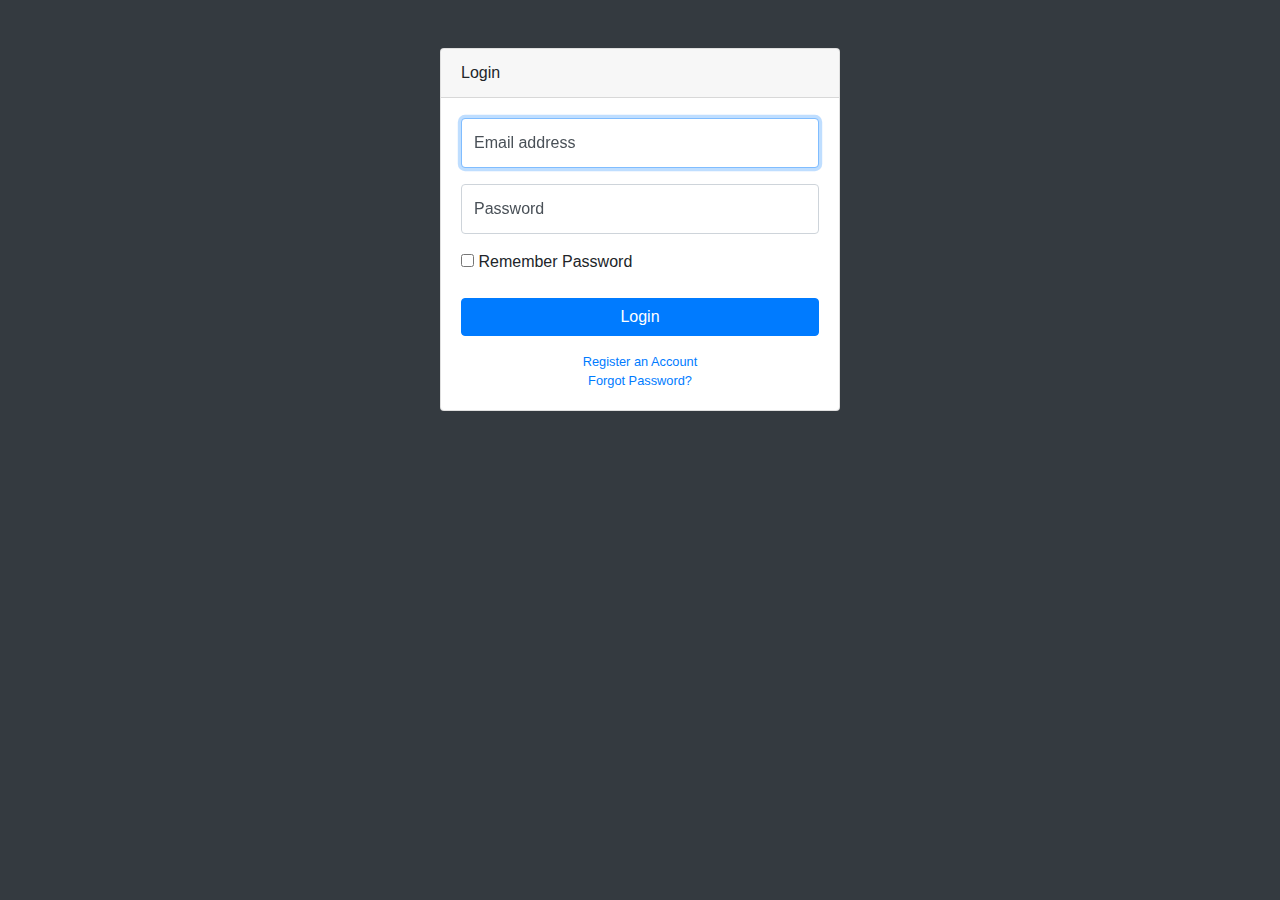
<file: startbootstrap-sb-admin-gh-pages/login.html>
<!DOCTYPE html>
<html lang="en">

  <head>

    <meta charset="utf-8">
    <meta http-equiv="X-UA-Compatible" content="IE=edge">
    <meta name="viewport" content="width=device-width, initial-scale=1, shrink-to-fit=no">
    <meta name="description" content="">
    <meta name="author" content="">

    <title>SB Admin - Login</title>

    <!-- Bootstrap core CSS-->
    <link href="vendor/bootstrap/css/bootstrap.min.css" rel="stylesheet">

    <!-- Custom fonts for this template-->
    <link href="vendor/fontawesome-free/css/all.min.css" rel="stylesheet" type="text/css">

    <!-- Custom styles for this template-->
    <link href="css/sb-admin.css" rel="stylesheet">

  </head>

  <body class="bg-dark">

    <div class="container">
      <div class="card card-login mx-auto mt-5">
        <div class="card-header">Login</div>
        <div class="card-body">
          <form>
            <div class="form-group">
              <div class="form-label-group">
                <input type="email" id="inputEmail" class="form-control" placeholder="Email address" required="required" autofocus="autofocus">
                <label for="inputEmail">Email address</label>
              </div>
            </div>
            <div class="form-group">
              <div class="form-label-group">
                <input type="password" id="inputPassword" class="form-control" placeholder="Password" required="required">
                <label for="inputPassword">Password</label>
              </div>
            </div>
            <div class="form-group">
              <div class="checkbox">
                <label>
                  <input type="checkbox" value="remember-me">
                  Remember Password
                </label>
              </div>
            </div>
            <a class="btn btn-primary btn-block" href="index.html">Login</a>
          </form>
          <div class="text-center">
            <a class="d-block small mt-3" href="register.html">Register an Account</a>
            <a class="d-block small" href="forgot-password.html">Forgot Password?</a>
          </div>
        </div>
      </div>
    </div>

    <!-- Bootstrap core JavaScript-->
    <script src="vendor/jquery/jquery.min.js"></script>
    <script src="vendor/bootstrap/js/bootstrap.bundle.min.js"></script>

    <!-- Core plugin JavaScript-->
    <script src="vendor/jquery-easing/jquery.easing.min.js"></script>

  </body>

</html>
</file>
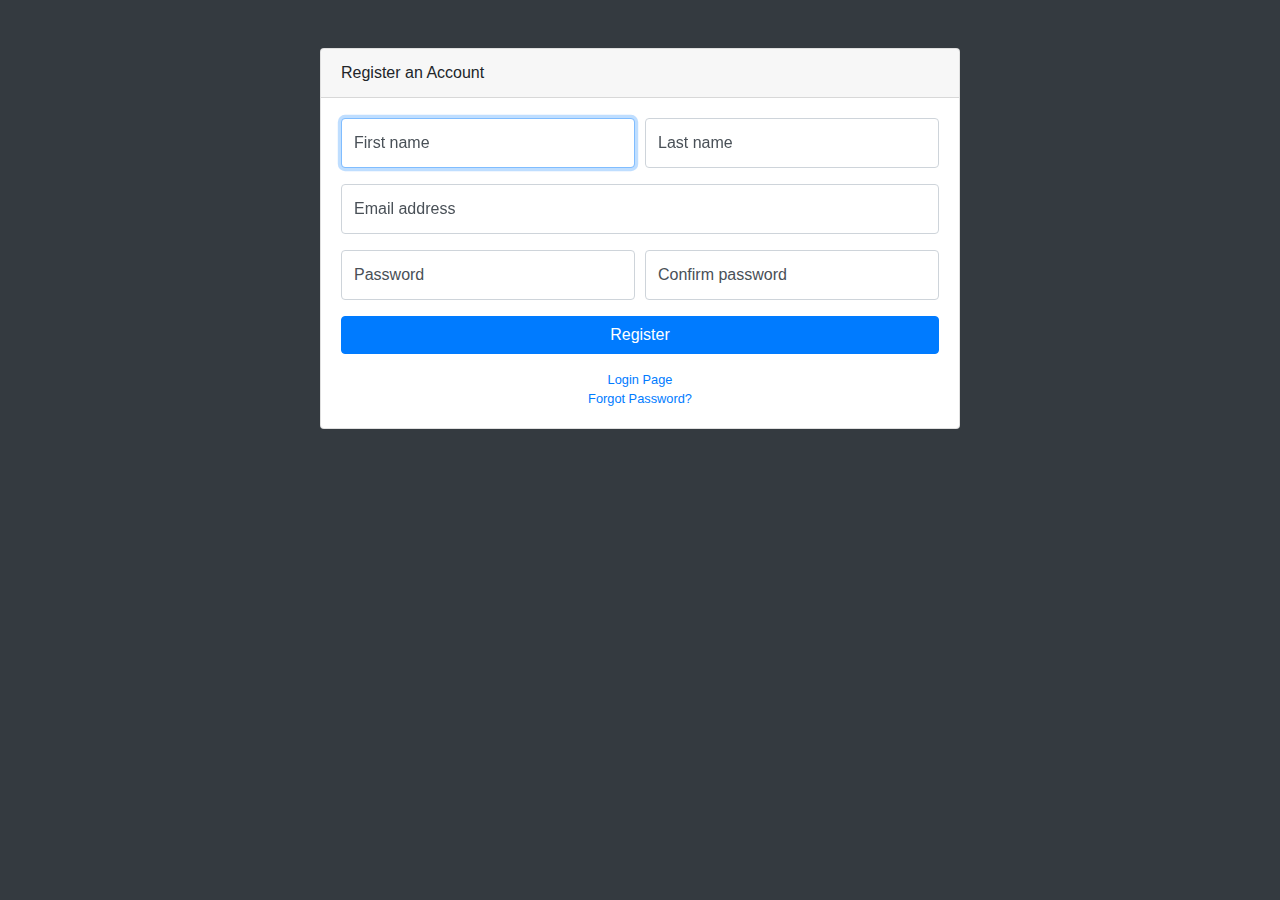
<file: startbootstrap-sb-admin-gh-pages/register.html>
<!DOCTYPE html>
<html lang="en">

  <head>

    <meta charset="utf-8">
    <meta http-equiv="X-UA-Compatible" content="IE=edge">
    <meta name="viewport" content="width=device-width, initial-scale=1, shrink-to-fit=no">
    <meta name="description" content="">
    <meta name="author" content="">

    <title>SB Admin - Register</title>

    <!-- Bootstrap core CSS-->
    <link href="vendor/bootstrap/css/bootstrap.min.css" rel="stylesheet">

    <!-- Custom fonts for this template-->
    <link href="vendor/fontawesome-free/css/all.min.css" rel="stylesheet" type="text/css">

    <!-- Custom styles for this template-->
    <link href="css/sb-admin.css" rel="stylesheet">

  </head>

  <body class="bg-dark">

    <div class="container">
      <div class="card card-register mx-auto mt-5">
        <div class="card-header">Register an Account</div>
        <div class="card-body">
          <form>
            <div class="form-group">
              <div class="form-row">
                <div class="col-md-6">
                  <div class="form-label-group">
                    <input type="text" id="firstName" class="form-control" placeholder="First name" required="required" autofocus="autofocus">
                    <label for="firstName">First name</label>
                  </div>
                </div>
                <div class="col-md-6">
                  <div class="form-label-group">
                    <input type="text" id="lastName" class="form-control" placeholder="Last name" required="required">
                    <label for="lastName">Last name</label>
                  </div>
                </div>
              </div>
            </div>
            <div class="form-group">
              <div class="form-label-group">
                <input type="email" id="inputEmail" class="form-control" placeholder="Email address" required="required">
                <label for="inputEmail">Email address</label>
              </div>
            </div>
            <div class="form-group">
              <div class="form-row">
                <div class="col-md-6">
                  <div class="form-label-group">
                    <input type="password" id="inputPassword" class="form-control" placeholder="Password" required="required">
                    <label for="inputPassword">Password</label>
                  </div>
                </div>
                <div class="col-md-6">
                  <div class="form-label-group">
                    <input type="password" id="confirmPassword" class="form-control" placeholder="Confirm password" required="required">
                    <label for="confirmPassword">Confirm password</label>
                  </div>
                </div>
              </div>
            </div>
            <a class="btn btn-primary btn-block" href="login.html">Register</a>
          </form>
          <div class="text-center">
            <a class="d-block small mt-3" href="login.html">Login Page</a>
            <a class="d-block small" href="forgot-password.html">Forgot Password?</a>
          </div>
        </div>
      </div>
    </div>

    <!-- Bootstrap core JavaScript-->
    <script src="vendor/jquery/jquery.min.js"></script>
    <script src="vendor/bootstrap/js/bootstrap.bundle.min.js"></script>

    <!-- Core plugin JavaScript-->
    <script src="vendor/jquery-easing/jquery.easing.min.js"></script>

  </body>

</html>
</file>
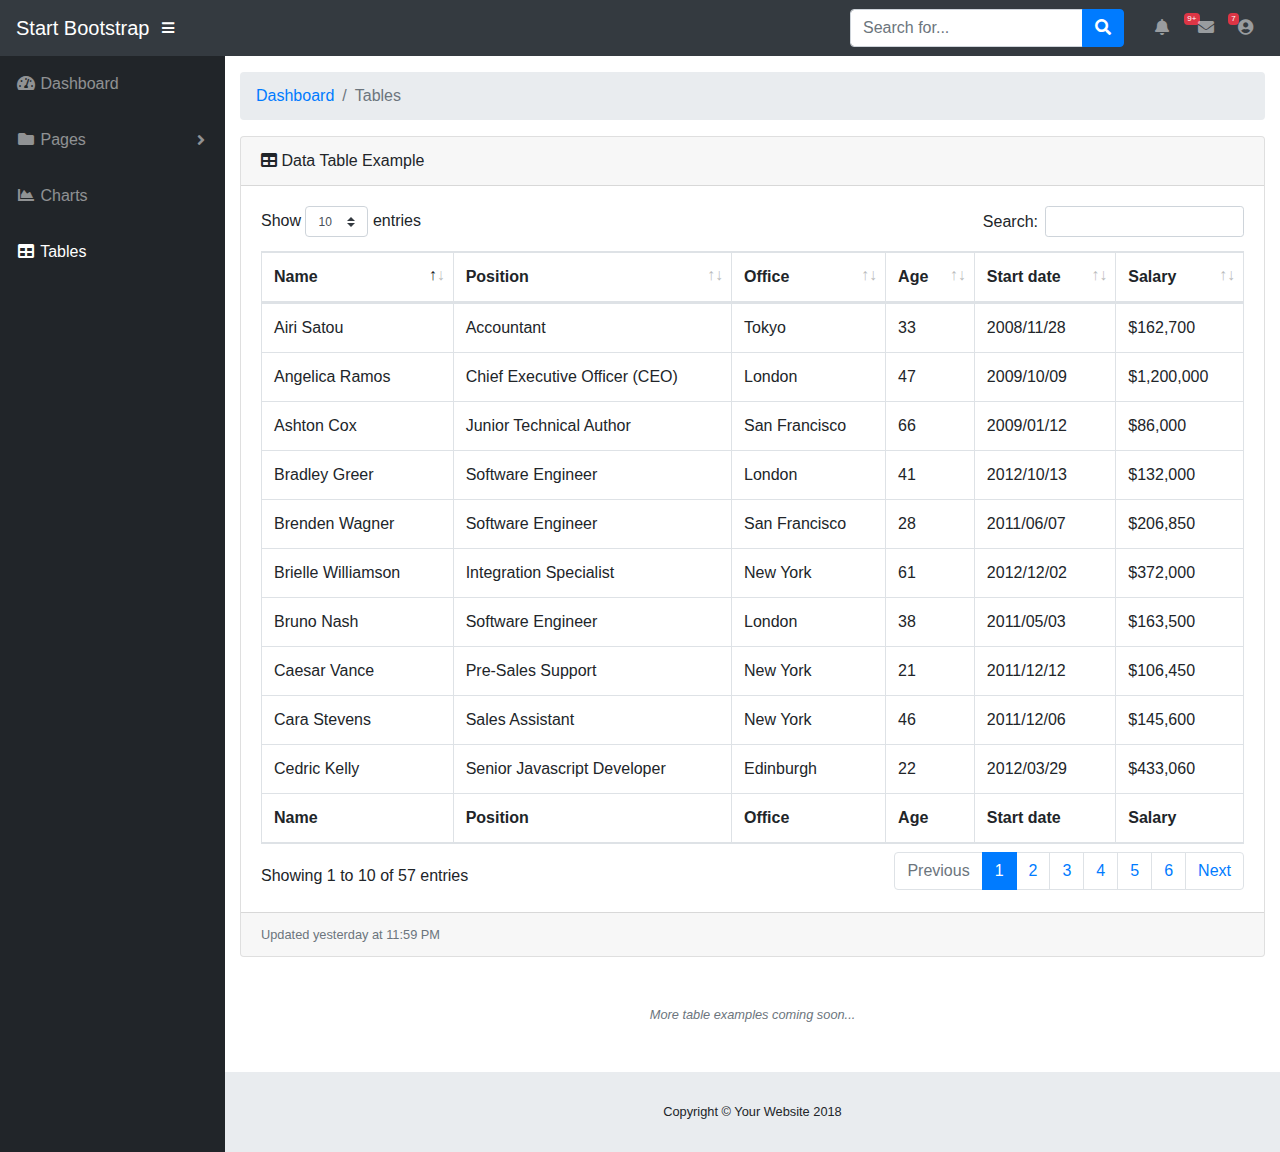
<file: startbootstrap-sb-admin-gh-pages/tables.html>
<!DOCTYPE html>
<html lang="en">

  <head>

    <meta charset="utf-8">
    <meta http-equiv="X-UA-Compatible" content="IE=edge">
    <meta name="viewport" content="width=device-width, initial-scale=1, shrink-to-fit=no">
    <meta name="description" content="">
    <meta name="author" content="">

    <title>SB Admin - Tables</title>

    <!-- Bootstrap core CSS-->
    <link href="vendor/bootstrap/css/bootstrap.min.css" rel="stylesheet">

    <!-- Custom fonts for this template-->
    <link href="vendor/fontawesome-free/css/all.min.css" rel="stylesheet" type="text/css">

    <!-- Page level plugin CSS-->
    <link href="vendor/datatables/dataTables.bootstrap4.css" rel="stylesheet">

    <!-- Custom styles for this template-->
    <link href="css/sb-admin.css" rel="stylesheet">

  </head>

  <body id="page-top">

    <nav class="navbar navbar-expand navbar-dark bg-dark static-top">

      <a class="navbar-brand mr-1" href="index.html">Start Bootstrap</a>

      <button class="btn btn-link btn-sm text-white order-1 order-sm-0" id="sidebarToggle" href="#">
        <i class="fas fa-bars"></i>
      </button>

      <!-- Navbar Search -->
      <form class="d-none d-md-inline-block form-inline ml-auto mr-0 mr-md-3 my-2 my-md-0">
        <div class="input-group">
          <input type="text" class="form-control" placeholder="Search for..." aria-label="Search" aria-describedby="basic-addon2">
          <div class="input-group-append">
            <button class="btn btn-primary" type="button">
              <i class="fas fa-search"></i>
            </button>
          </div>
        </div>
      </form>

      <!-- Navbar -->
      <ul class="navbar-nav ml-auto ml-md-0">
        <li class="nav-item dropdown no-arrow mx-1">
          <a class="nav-link dropdown-toggle" href="#" id="alertsDropdown" role="button" data-toggle="dropdown" aria-haspopup="true" aria-expanded="false">
            <i class="fas fa-bell fa-fw"></i>
            <span class="badge badge-danger">9+</span>
          </a>
          <div class="dropdown-menu dropdown-menu-right" aria-labelledby="alertsDropdown">
            <a class="dropdown-item" href="#">Action</a>
            <a class="dropdown-item" href="#">Another action</a>
            <div class="dropdown-divider"></div>
            <a class="dropdown-item" href="#">Something else here</a>
          </div>
        </li>
        <li class="nav-item dropdown no-arrow mx-1">
          <a class="nav-link dropdown-toggle" href="#" id="messagesDropdown" role="button" data-toggle="dropdown" aria-haspopup="true" aria-expanded="false">
            <i class="fas fa-envelope fa-fw"></i>
            <span class="badge badge-danger">7</span>
          </a>
          <div class="dropdown-menu dropdown-menu-right" aria-labelledby="messagesDropdown">
            <a class="dropdown-item" href="#">Action</a>
            <a class="dropdown-item" href="#">Another action</a>
            <div class="dropdown-divider"></div>
            <a class="dropdown-item" href="#">Something else here</a>
          </div>
        </li>
        <li class="nav-item dropdown no-arrow">
          <a class="nav-link dropdown-toggle" href="#" id="userDropdown" role="button" data-toggle="dropdown" aria-haspopup="true" aria-expanded="false">
            <i class="fas fa-user-circle fa-fw"></i>
          </a>
          <div class="dropdown-menu dropdown-menu-right" aria-labelledby="userDropdown">
            <a class="dropdown-item" href="#">Settings</a>
            <a class="dropdown-item" href="#">Activity Log</a>
            <div class="dropdown-divider"></div>
            <a class="dropdown-item" href="#" data-toggle="modal" data-target="#logoutModal">Logout</a>
          </div>
        </li>
      </ul>

    </nav>

    <div id="wrapper">

      <!-- Sidebar -->
      <ul class="sidebar navbar-nav">
        <li class="nav-item">
          <a class="nav-link" href="index.html">
            <i class="fas fa-fw fa-tachometer-alt"></i>
            <span>Dashboard</span>
          </a>
        </li>
        <li class="nav-item dropdown">
          <a class="nav-link dropdown-toggle" href="#" id="pagesDropdown" role="button" data-toggle="dropdown" aria-haspopup="true" aria-expanded="false">
            <i class="fas fa-fw fa-folder"></i>
            <span>Pages</span>
          </a>
          <div class="dropdown-menu" aria-labelledby="pagesDropdown">
            <h6 class="dropdown-header">Login Screens:</h6>
            <a class="dropdown-item" href="login.html">Login</a>
            <a class="dropdown-item" href="register.html">Register</a>
            <a class="dropdown-item" href="forgot-password.html">Forgot Password</a>
            <div class="dropdown-divider"></div>
            <h6 class="dropdown-header">Other Pages:</h6>
            <a class="dropdown-item" href="404.html">404 Page</a>
            <a class="dropdown-item" href="blank.html">Blank Page</a>
          </div>
        </li>
        <li class="nav-item">
          <a class="nav-link" href="charts.html">
            <i class="fas fa-fw fa-chart-area"></i>
            <span>Charts</span></a>
        </li>
        <li class="nav-item active">
          <a class="nav-link" href="tables.html">
            <i class="fas fa-fw fa-table"></i>
            <span>Tables</span></a>
        </li>
      </ul>

      <div id="content-wrapper">

        <div class="container-fluid">

          <!-- Breadcrumbs-->
          <ol class="breadcrumb">
            <li class="breadcrumb-item">
              <a href="#">Dashboard</a>
            </li>
            <li class="breadcrumb-item active">Tables</li>
          </ol>

          <!-- DataTables Example -->
          <div class="card mb-3">
            <div class="card-header">
              <i class="fas fa-table"></i>
              Data Table Example</div>
            <div class="card-body">
              <div class="table-responsive">
                <table class="table table-bordered" id="dataTable" width="100%" cellspacing="0">
                  <thead>
                    <tr>
                      <th>Name</th>
                      <th>Position</th>
                      <th>Office</th>
                      <th>Age</th>
                      <th>Start date</th>
                      <th>Salary</th>
                    </tr>
                  </thead>
                  <tfoot>
                    <tr>
                      <th>Name</th>
                      <th>Position</th>
                      <th>Office</th>
                      <th>Age</th>
                      <th>Start date</th>
                      <th>Salary</th>
                    </tr>
                  </tfoot>
                  <tbody>
                    <tr>
                      <td>Tiger Nixon</td>
                      <td>System Architect</td>
                      <td>Edinburgh</td>
                      <td>61</td>
                      <td>2011/04/25</td>
                      <td>$320,800</td>
                    </tr>
                    <tr>
                      <td>Garrett Winters</td>
                      <td>Accountant</td>
                      <td>Tokyo</td>
                      <td>63</td>
                      <td>2011/07/25</td>
                      <td>$170,750</td>
                    </tr>
                    <tr>
                      <td>Ashton Cox</td>
                      <td>Junior Technical Author</td>
                      <td>San Francisco</td>
                      <td>66</td>
                      <td>2009/01/12</td>
                      <td>$86,000</td>
                    </tr>
                    <tr>
                      <td>Cedric Kelly</td>
                      <td>Senior Javascript Developer</td>
                      <td>Edinburgh</td>
                      <td>22</td>
                      <td>2012/03/29</td>
                      <td>$433,060</td>
                    </tr>
                    <tr>
                      <td>Airi Satou</td>
                      <td>Accountant</td>
                      <td>Tokyo</td>
                      <td>33</td>
                      <td>2008/11/28</td>
                      <td>$162,700</td>
                    </tr>
                    <tr>
                      <td>Brielle Williamson</td>
                      <td>Integration Specialist</td>
                      <td>New York</td>
                      <td>61</td>
                      <td>2012/12/02</td>
                      <td>$372,000</td>
                    </tr>
                    <tr>
                      <td>Herrod Chandler</td>
                      <td>Sales Assistant</td>
                      <td>San Francisco</td>
                      <td>59</td>
                      <td>2012/08/06</td>
                      <td>$137,500</td>
                    </tr>
                    <tr>
                      <td>Rhona Davidson</td>
                      <td>Integration Specialist</td>
                      <td>Tokyo</td>
                      <td>55</td>
                      <td>2010/10/14</td>
                      <td>$327,900</td>
                    </tr>
                    <tr>
                      <td>Colleen Hurst</td>
                      <td>Javascript Developer</td>
                      <td>San Francisco</td>
                      <td>39</td>
                      <td>2009/09/15</td>
                      <td>$205,500</td>
                    </tr>
                    <tr>
                      <td>Sonya Frost</td>
                      <td>Software Engineer</td>
                      <td>Edinburgh</td>
                      <td>23</td>
                      <td>2008/12/13</td>
                      <td>$103,600</td>
                    </tr>
                    <tr>
                      <td>Jena Gaines</td>
                      <td>Office Manager</td>
                      <td>London</td>
                      <td>30</td>
                      <td>2008/12/19</td>
                      <td>$90,560</td>
                    </tr>
                    <tr>
                      <td>Quinn Flynn</td>
                      <td>Support Lead</td>
                      <td>Edinburgh</td>
                      <td>22</td>
                      <td>2013/03/03</td>
                      <td>$342,000</td>
                    </tr>
                    <tr>
                      <td>Charde Marshall</td>
                      <td>Regional Director</td>
                      <td>San Francisco</td>
                      <td>36</td>
                      <td>2008/10/16</td>
                      <td>$470,600</td>
                    </tr>
                    <tr>
                      <td>Haley Kennedy</td>
                      <td>Senior Marketing Designer</td>
                      <td>London</td>
                      <td>43</td>
                      <td>2012/12/18</td>
                      <td>$313,500</td>
                    </tr>
                    <tr>
                      <td>Tatyana Fitzpatrick</td>
                      <td>Regional Director</td>
                      <td>London</td>
                      <td>19</td>
                      <td>2010/03/17</td>
                      <td>$385,750</td>
                    </tr>
                    <tr>
                      <td>Michael Silva</td>
                      <td>Marketing Designer</td>
                      <td>London</td>
                      <td>66</td>
                      <td>2012/11/27</td>
                      <td>$198,500</td>
                    </tr>
                    <tr>
                      <td>Paul Byrd</td>
                      <td>Chief Financial Officer (CFO)</td>
                      <td>New York</td>
                      <td>64</td>
                      <td>2010/06/09</td>
                      <td>$725,000</td>
                    </tr>
                    <tr>
                      <td>Gloria Little</td>
                      <td>Systems Administrator</td>
                      <td>New York</td>
                      <td>59</td>
                      <td>2009/04/10</td>
                      <td>$237,500</td>
                    </tr>
                    <tr>
                      <td>Bradley Greer</td>
                      <td>Software Engineer</td>
                      <td>London</td>
                      <td>41</td>
                      <td>2012/10/13</td>
                      <td>$132,000</td>
                    </tr>
                    <tr>
                      <td>Dai Rios</td>
                      <td>Personnel Lead</td>
                      <td>Edinburgh</td>
                      <td>35</td>
                      <td>2012/09/26</td>
                      <td>$217,500</td>
                    </tr>
                    <tr>
                      <td>Jenette Caldwell</td>
                      <td>Development Lead</td>
                      <td>New York</td>
                      <td>30</td>
                      <td>2011/09/03</td>
                      <td>$345,000</td>
                    </tr>
                    <tr>
                      <td>Yuri Berry</td>
                      <td>Chief Marketing Officer (CMO)</td>
                      <td>New York</td>
                      <td>40</td>
                      <td>2009/06/25</td>
                      <td>$675,000</td>
                    </tr>
                    <tr>
                      <td>Caesar Vance</td>
                      <td>Pre-Sales Support</td>
                      <td>New York</td>
                      <td>21</td>
                      <td>2011/12/12</td>
                      <td>$106,450</td>
                    </tr>
                    <tr>
                      <td>Doris Wilder</td>
                      <td>Sales Assistant</td>
                      <td>Sidney</td>
                      <td>23</td>
                      <td>2010/09/20</td>
                      <td>$85,600</td>
                    </tr>
                    <tr>
                      <td>Angelica Ramos</td>
                      <td>Chief Executive Officer (CEO)</td>
                      <td>London</td>
                      <td>47</td>
                      <td>2009/10/09</td>
                      <td>$1,200,000</td>
                    </tr>
                    <tr>
                      <td>Gavin Joyce</td>
                      <td>Developer</td>
                      <td>Edinburgh</td>
                      <td>42</td>
                      <td>2010/12/22</td>
                      <td>$92,575</td>
                    </tr>
                    <tr>
                      <td>Jennifer Chang</td>
                      <td>Regional Director</td>
                      <td>Singapore</td>
                      <td>28</td>
                      <td>2010/11/14</td>
                      <td>$357,650</td>
                    </tr>
                    <tr>
                      <td>Brenden Wagner</td>
                      <td>Software Engineer</td>
                      <td>San Francisco</td>
                      <td>28</td>
                      <td>2011/06/07</td>
                      <td>$206,850</td>
                    </tr>
                    <tr>
                      <td>Fiona Green</td>
                      <td>Chief Operating Officer (COO)</td>
                      <td>San Francisco</td>
                      <td>48</td>
                      <td>2010/03/11</td>
                      <td>$850,000</td>
                    </tr>
                    <tr>
                      <td>Shou Itou</td>
                      <td>Regional Marketing</td>
                      <td>Tokyo</td>
                      <td>20</td>
                      <td>2011/08/14</td>
                      <td>$163,000</td>
                    </tr>
                    <tr>
                      <td>Michelle House</td>
                      <td>Integration Specialist</td>
                      <td>Sidney</td>
                      <td>37</td>
                      <td>2011/06/02</td>
                      <td>$95,400</td>
                    </tr>
                    <tr>
                      <td>Suki Burks</td>
                      <td>Developer</td>
                      <td>London</td>
                      <td>53</td>
                      <td>2009/10/22</td>
                      <td>$114,500</td>
                    </tr>
                    <tr>
                      <td>Prescott Bartlett</td>
                      <td>Technical Author</td>
                      <td>London</td>
                      <td>27</td>
                      <td>2011/05/07</td>
                      <td>$145,000</td>
                    </tr>
                    <tr>
                      <td>Gavin Cortez</td>
                      <td>Team Leader</td>
                      <td>San Francisco</td>
                      <td>22</td>
                      <td>2008/10/26</td>
                      <td>$235,500</td>
                    </tr>
                    <tr>
                      <td>Martena Mccray</td>
                      <td>Post-Sales support</td>
                      <td>Edinburgh</td>
                      <td>46</td>
                      <td>2011/03/09</td>
                      <td>$324,050</td>
                    </tr>
                    <tr>
                      <td>Unity Butler</td>
                      <td>Marketing Designer</td>
                      <td>San Francisco</td>
                      <td>47</td>
                      <td>2009/12/09</td>
                      <td>$85,675</td>
                    </tr>
                    <tr>
                      <td>Howard Hatfield</td>
                      <td>Office Manager</td>
                      <td>San Francisco</td>
                      <td>51</td>
                      <td>2008/12/16</td>
                      <td>$164,500</td>
                    </tr>
                    <tr>
                      <td>Hope Fuentes</td>
                      <td>Secretary</td>
                      <td>San Francisco</td>
                      <td>41</td>
                      <td>2010/02/12</td>
                      <td>$109,850</td>
                    </tr>
                    <tr>
                      <td>Vivian Harrell</td>
                      <td>Financial Controller</td>
                      <td>San Francisco</td>
                      <td>62</td>
                      <td>2009/02/14</td>
                      <td>$452,500</td>
                    </tr>
                    <tr>
                      <td>Timothy Mooney</td>
                      <td>Office Manager</td>
                      <td>London</td>
                      <td>37</td>
                      <td>2008/12/11</td>
                      <td>$136,200</td>
                    </tr>
                    <tr>
                      <td>Jackson Bradshaw</td>
                      <td>Director</td>
                      <td>New York</td>
                      <td>65</td>
                      <td>2008/09/26</td>
                      <td>$645,750</td>
                    </tr>
                    <tr>
                      <td>Olivia Liang</td>
                      <td>Support Engineer</td>
                      <td>Singapore</td>
                      <td>64</td>
                      <td>2011/02/03</td>
                      <td>$234,500</td>
                    </tr>
                    <tr>
                      <td>Bruno Nash</td>
                      <td>Software Engineer</td>
                      <td>London</td>
                      <td>38</td>
                      <td>2011/05/03</td>
                      <td>$163,500</td>
                    </tr>
                    <tr>
                      <td>Sakura Yamamoto</td>
                      <td>Support Engineer</td>
                      <td>Tokyo</td>
                      <td>37</td>
                      <td>2009/08/19</td>
                      <td>$139,575</td>
                    </tr>
                    <tr>
                      <td>Thor Walton</td>
                      <td>Developer</td>
                      <td>New York</td>
                      <td>61</td>
                      <td>2013/08/11</td>
                      <td>$98,540</td>
                    </tr>
                    <tr>
                      <td>Finn Camacho</td>
                      <td>Support Engineer</td>
                      <td>San Francisco</td>
                      <td>47</td>
                      <td>2009/07/07</td>
                      <td>$87,500</td>
                    </tr>
                    <tr>
                      <td>Serge Baldwin</td>
                      <td>Data Coordinator</td>
                      <td>Singapore</td>
                      <td>64</td>
                      <td>2012/04/09</td>
                      <td>$138,575</td>
                    </tr>
                    <tr>
                      <td>Zenaida Frank</td>
                      <td>Software Engineer</td>
                      <td>New York</td>
                      <td>63</td>
                      <td>2010/01/04</td>
                      <td>$125,250</td>
                    </tr>
                    <tr>
                      <td>Zorita Serrano</td>
                      <td>Software Engineer</td>
                      <td>San Francisco</td>
                      <td>56</td>
                      <td>2012/06/01</td>
                      <td>$115,000</td>
                    </tr>
                    <tr>
                      <td>Jennifer Acosta</td>
                      <td>Junior Javascript Developer</td>
                      <td>Edinburgh</td>
                      <td>43</td>
                      <td>2013/02/01</td>
                      <td>$75,650</td>
                    </tr>
                    <tr>
                      <td>Cara Stevens</td>
                      <td>Sales Assistant</td>
                      <td>New York</td>
                      <td>46</td>
                      <td>2011/12/06</td>
                      <td>$145,600</td>
                    </tr>
                    <tr>
                      <td>Hermione Butler</td>
                      <td>Regional Director</td>
                      <td>London</td>
                      <td>47</td>
                      <td>2011/03/21</td>
                      <td>$356,250</td>
                    </tr>
                    <tr>
                      <td>Lael Greer</td>
                      <td>Systems Administrator</td>
                      <td>London</td>
                      <td>21</td>
                      <td>2009/02/27</td>
                      <td>$103,500</td>
                    </tr>
                    <tr>
                      <td>Jonas Alexander</td>
                      <td>Developer</td>
                      <td>San Francisco</td>
                      <td>30</td>
                      <td>2010/07/14</td>
                      <td>$86,500</td>
                    </tr>
                    <tr>
                      <td>Shad Decker</td>
                      <td>Regional Director</td>
                      <td>Edinburgh</td>
                      <td>51</td>
                      <td>2008/11/13</td>
                      <td>$183,000</td>
                    </tr>
                    <tr>
                      <td>Michael Bruce</td>
                      <td>Javascript Developer</td>
                      <td>Singapore</td>
                      <td>29</td>
                      <td>2011/06/27</td>
                      <td>$183,000</td>
                    </tr>
                    <tr>
                      <td>Donna Snider</td>
                      <td>Customer Support</td>
                      <td>New York</td>
                      <td>27</td>
                      <td>2011/01/25</td>
                      <td>$112,000</td>
                    </tr>
                  </tbody>
                </table>
              </div>
            </div>
            <div class="card-footer small text-muted">Updated yesterday at 11:59 PM</div>
          </div>

          <p class="small text-center text-muted my-5">
            <em>More table examples coming soon...</em>
          </p>

        </div>
        <!-- /.container-fluid -->

        <!-- Sticky Footer -->
        <footer class="sticky-footer">
          <div class="container my-auto">
            <div class="copyright text-center my-auto">
              <span>Copyright © Your Website 2018</span>
            </div>
          </div>
        </footer>

      </div>
      <!-- /.content-wrapper -->

    </div>
    <!-- /#wrapper -->

    <!-- Scroll to Top Button-->
    <a class="scroll-to-top rounded" href="#page-top">
      <i class="fas fa-angle-up"></i>
    </a>

    <!-- Logout Modal-->
    <div class="modal fade" id="logoutModal" tabindex="-1" role="dialog" aria-labelledby="exampleModalLabel" aria-hidden="true">
      <div class="modal-dialog" role="document">
        <div class="modal-content">
          <div class="modal-header">
            <h5 class="modal-title" id="exampleModalLabel">Ready to Leave?</h5>
            <button class="close" type="button" data-dismiss="modal" aria-label="Close">
              <span aria-hidden="true">×</span>
            </button>
          </div>
          <div class="modal-body">Select "Logout" below if you are ready to end your current session.</div>
          <div class="modal-footer">
            <button class="btn btn-secondary" type="button" data-dismiss="modal">Cancel</button>
            <a class="btn btn-primary" href="login.html">Logout</a>
          </div>
        </div>
      </div>
    </div>

    <!-- Bootstrap core JavaScript-->
    <script src="vendor/jquery/jquery.min.js"></script>
    <script src="vendor/bootstrap/js/bootstrap.bundle.min.js"></script>

    <!-- Core plugin JavaScript-->
    <script src="vendor/jquery-easing/jquery.easing.min.js"></script>

    <!-- Page level plugin JavaScript-->
    <script src="vendor/datatables/jquery.dataTables.js"></script>
    <script src="vendor/datatables/dataTables.bootstrap4.js"></script>

    <!-- Custom scripts for all pages-->
    <script src="js/sb-admin.min.js"></script>

    <!-- Demo scripts for this page-->
    <script src="js/demo/datatables-demo.js"></script>

  </body>

</html>
</file>
<file: style.css>
@charset "UTF-8";
body {
  margin: 0; }
  body header {
    padding-bottom: 10vh; }
    body header hr {
      display: block;
      margin-top: 1em;
      margin-bottom: 1.5em;
      margin-left: auto;
      margin-right: auto;
      border-style: inset;
      border-width: 1px;
      width: 20vw;
      color: #ffffff9c; }
    body header .fa-chevron-up {
      position: fixed;
      top: 85%;
      right: 3%;
      z-index: 1;
      font-size: 2rem;
      color: #101010; }
      @media (max-width: 575px) {
        body header .fa-chevron-up {
          display: none; } }
      @media (min-width: 576px) and (max-width: 767px) {
        body header .fa-chevron-up {
          display: none; } }
      @media (min-width: 768px) and (max-width: 991px) {
        body header .fa-chevron-up {
          display: none; } }
      @media (min-width: 992px) and (max-width: 1199px) {
        body header .fa-chevron-up {
          display: none; } }
    body header .lds-roller {
      display: inline-block;
      position: absolute;
      top: 70vh;
      width: 64px;
      height: 64px;
      animation: hide-roller 2.5s cubic-bezier(0.5, 0, 0.5, 1);
      animation-fill-mode: forwards; }
@keyframes hide-roller {
  0% {
    opacity: 1; }
  50% {
    opacity: .3; }
  100% {
    opacity: 0; } }
    body header .lds-roller div {
      animation: lds-roller 1.2s cubic-bezier(0.5, 0, 0.5, 1) infinite;
      transform-origin: 32px 32px; }
    body header .lds-roller div:after {
      content: " ";
      display: block;
      position: absolute;
      width: 6px;
      height: 6px;
      border-radius: 50%;
      background: #3cff00;
      margin: -3px 0 0 -3px; }
    body header .lds-roller div:nth-child(1) {
      animation-delay: -0.036s; }
    body header .lds-roller div:nth-child(1):after {
      top: 50px;
      left: 50px; }
    body header .lds-roller div:nth-child(2) {
      animation-delay: -0.072s; }
    body header .lds-roller div:nth-child(2):after {
      top: 54px;
      left: 45px; }
    body header .lds-roller div:nth-child(3) {
      animation-delay: -0.108s; }
    body header .lds-roller div:nth-child(3):after {
      top: 57px;
      left: 39px; }
    body header .lds-roller div:nth-child(4) {
      animation-delay: -0.144s; }
    body header .lds-roller div:nth-child(4):after {
      top: 58px;
      left: 32px; }
    body header .lds-roller div:nth-child(5) {
      animation-delay: -0.18s; }
    body header .lds-roller div:nth-child(5):after {
      top: 57px;
      left: 25px; }
    body header .lds-roller div:nth-child(6) {
      animation-delay: -0.216s; }
    body header .lds-roller div:nth-child(6):after {
      top: 54px;
      left: 19px; }
    body header .lds-roller div:nth-child(7) {
      animation-delay: -0.252s; }
    body header .lds-roller div:nth-child(7):after {
      top: 50px;
      left: 14px; }
    body header .lds-roller div:nth-child(8) {
      animation-delay: -0.288s; }
    body header .lds-roller div:nth-child(8):after {
      top: 45px;
      left: 10px; }
@keyframes lds-roller {
  0% {
    transform: rotate(0deg); }
  100% {
    transform: rotate(360deg); } }
    body header #el__fIKrZmZ8 {
      position: fixed;
      top: 3%;
      right: 6%;
      z-index: 1;
      font-family: 'Montserrat', sans-serif;
      font-weight: 800;
      height: 160px;
      width: auto; }
      @media (max-width: 575px) {
        body header #el__fIKrZmZ8 {
          position: absolute;
          top: 1%;
          right: 2%;
          font-weight: 800;
          font-size: 2rem;
          height: 80px; } }
      @media (min-width: 576px) and (max-width: 767px) {
        body header #el__fIKrZmZ8 {
          position: absolute;
          top: 4%;
          right: 2%;
          font-weight: 800;
          font-size: 2rem;
          height: 90px; } }
      @media (min-width: 576px) and (max-width: 767px) and (orientation: landscape) {
        body header #el__fIKrZmZ8 {
          right: 3%;
          top: 1%; } }
      @media (min-width: 768px) and (max-width: 991px) {
        body header #el__fIKrZmZ8 {
          position: absolute;
          top: 4%;
          right: 15%;
          font-weight: 800;
          font-size: 2rem; } }
      @media (min-width: 992px) and (max-width: 1199px) {
        body header #el__fIKrZmZ8 {
          position: absolute;
          top: 4%;
          right: 15%;
          font-weight: 800;
          font-size: 2rem; } }
    body header .hamburger {
      position: fixed;
      top: 10%;
      left: 10%;
      z-index: 1; }
      body header .hamburger:hover div {
        background-color: #2bb9008e;
        transform: scale(1.2);
        transform: translateY(-10px); }
      @media (max-width: 575px) {
        body header .hamburger {
          left: 10%;
          top: 5%; } }
      @media (min-width: 576px) and (max-width: 767px) and (orientation: portrait) {
        body header .hamburger {
          left: 7%;
          top: 4%; } }
      @media (min-width: 576px) and (max-width: 767px) and (orientation: landscape) {
        body header .hamburger {
          left: 7%;
          top: 7%; } }
      @media (min-width: 768px) and (max-width: 991px) {
        body header .hamburger {
          left: 8%;
          top: 4%; } }
      @media (min-width: 992px) and (max-width: 1199px) {
        body header .hamburger {
          left: 8%;
          top: 4%; } }
    body header .suivez {
      position: absolute;
      top: 3%;
      right: 3%; }
    body header .cv {
      position: absolute;
      top: 80%; }
    body header .hamburger div {
      width: 40px;
      height: 5px;
      background-color: #101010;
      border-radius: 5px;
      margin: 5px 0px;
      transition: .2s ease-out; }
      @media (max-width: 575px) {
        body header .hamburger div {
          height: 3px; } }
      @media (min-width: 576px) and (max-width: 767px) {
        body header .hamburger div {
          height: 3px; } }
      @media (min-width: 768px) and (max-width: 991px) {
        body header .hamburger div {
          height: 3px;
          margin: 10px 0px; } }
      @media (min-width: 992px) and (max-width: 1199px) {
        body header .hamburger div {
          height: 5px;
          margin: 10px 0px; } }
    body header .menu {
      transition: 3s; }
      body header .menu .showmenu {
        height: 100%;
        width: 100%;
        left: 0;
        top: -150vh;
        position: fixed;
        display: flex;
        flex-direction: column;
        align-items: center;
        justify-content: center;
        z-index: 2;
        overflow-x: hidden;
        transition: 1.5s;
        background-color: #333333;
        filter: none;
        background-size: cover;
        background-position: center; }
        @media (max-width: 575px) {
          body header .menu .showmenu {
            background-color: #000000f0; } }
        @media (min-width: 576px) and (max-width: 767px) {
          body header .menu .showmenu {
            background-color: #000000f0; } }
        @media (min-width: 768px) and (max-width: 991px) {
          body header .menu .showmenu {
            background-color: #000000f0; } }
        @media (min-width: 992px) and (max-width: 1199px) {
          body header .menu .showmenu {
            background-color: #000000f0; } }
      body header .menu .nav {
        list-style-type: none; }
      body header .menu .nav-item {
        margin: 10px;
        text-align: center; }
      body header .menu .nav-link {
        font-size: 60px;
        letter-spacing: 5px;
        padding: 10px;
        display: block;
        color: #818181;
        font-family: "Dosis", sans-serif;
        text-decoration: none;
        transition: 0.3s; }
        body header .menu .nav-link:hover {
          color: white; }
        @media (max-width: 575px) {
          body header .menu .nav-link {
            font-size: 40px; } }
        @media (min-width: 576px) and (max-width: 767px) {
          body header .menu .nav-link {
            font-size: 40px; } }
        @media (min-width: 768px) and (max-width: 991px) {
          body header .menu .nav-link {
            font-size: 40px; } }
        @media (min-width: 992px) and (max-width: 1199px) {
          body header .menu .nav-link {
            font-size: 40px; } }
      body header .menu .nav-link:hover,
      body header .menu .closeBtn:hover {
        opacity: 0.7;
        transform: scale(1.2);
        color: white; }
      body header .menu .closeBtn {
        position: absolute;
        top: 10%;
        right: 10%;
        font-size: 3rem;
        color: #818181;
        text-decoration: none;
        font-family: "Dosis", sans-serif;
        transition: 0.3s; }
        @media (max-width: 575px) {
          body header .menu .closeBtn {
            font-size: 4.5rem; } }
        @media (min-width: 576px) and (max-width: 767px) {
          body header .menu .closeBtn {
            font-size: 4.5rem; } }
        @media (min-width: 768px) and (max-width: 991px) {
          body header .menu .closeBtn {
            font-size: 4.5rem; } }
        @media (min-width: 992px) and (max-width: 1199px) {
          body header .menu .closeBtn {
            font-size: 4.5rem; } }
    body header .web-dev {
      margin-top: 20vh;
      margin-bottom: 3vh; }
      @media (max-width: 575px) {
        body header .web-dev {
          margin-top: 25vh;
          margin-bottom: 15vh; } }
      @media (min-width: 576px) and (max-width: 767px) {
        body header .web-dev {
          margin-top: 25vh;
          margin-bottom: 15vh; } }
      @media (min-width: 768px) and (max-width: 991px) {
        body header .web-dev {
          margin-top: 25vh;
          margin-bottom: 15vh; } }
      @media (min-width: 992px) and (max-width: 1199px) {
        body header .web-dev {
          margin-top: 25vh;
          margin-bottom: 15vh; } }
      body header .web-dev h2 {
        font-size: 2.3rem; }
        @media (max-width: 575px) {
          body header .web-dev h2 {
            font-size: 1.5rem; } }
        @media (min-width: 576px) and (max-width: 767px) {
          body header .web-dev h2 {
            font-size: 2rem; } }
        @media (min-width: 768px) and (max-width: 991px) {
          body header .web-dev h2 {
            font-size: 2.3rem; } }
        @media (min-width: 992px) and (max-width: 1199px) {
          body header .web-dev h2 {
            font-size: 2.3rem; } }
      body header .web-dev h3 {
        font-size: 1.2rem; }
        @media (max-width: 575px) {
          body header .web-dev h3 {
            font-size: 1rem; } }
        @media (min-width: 576px) and (max-width: 767px) {
          body header .web-dev h3 {
            font-size: 1rem; } }
        @media (min-width: 768px) and (max-width: 991px) {
          body header .web-dev h3 {
            font-size: 1.5rem; } }
        @media (min-width: 992px) and (max-width: 1199px) {
          body header .web-dev h3 {
            font-size: 1.5rem; } }
    body header .projets .galerie {
      box-shadow: 5px 8px 14px #0000007a; }
      @media (max-width: 575px) {
        body header .projets .galerie {
          box-shadow: none; } }
      @media (min-width: 576px) and (max-width: 767px) {
        body header .projets .galerie {
          box-shadow: none; } }
      @media (min-width: 768px) and (max-width: 991px) {
        body header .projets .galerie {
          box-shadow: none; } }
      @media (min-width: 992px) and (max-width: 1199px) {
        body header .projets .galerie {
          box-shadow: none; } }
      body header .projets .galerie a {
        text-decoration: none; }
      body header .projets .galerie .pro1 {
        height: 30vh;
        width: 20vw;
        border: solid 1px white;
        background: url(img/vpvj.png);
        background-position: center;
        background-size: cover; }
        @media (max-width: 575px) and (orientation: portrait) {
          body header .projets .galerie .pro1 {
            width: 70vw; } }
        @media (max-width: 575px) and (orientation: landscape) {
          body header .projets .galerie .pro1 {
            width: 70vw;
            height: 65vh; } }
        @media (min-width: 576px) and (max-width: 767px) and (orientation: portrait) {
          body header .projets .galerie .pro1 {
            width: 70vw; } }
        @media (min-width: 768px) and (max-width: 991px) and (orientation: portrait) {
          body header .projets .galerie .pro1 {
            width: 70vw; } }
        @media (min-width: 576px) and (max-width: 767px) and (orientation: landscape) {
          body header .projets .galerie .pro1 {
            width: 70vw;
            height: 65vh; } }
        @media (min-width: 768px) and (max-width: 991px) and (orientation: landscape) {
          body header .projets .galerie .pro1 {
            width: 70vw;
            height: 65vh; } }
        @media (min-width: 992px) and (max-width: 1199px) and (orientation: portrait) {
          body header .projets .galerie .pro1 {
            width: 70vw; } }
      body header .projets .galerie .pro2 {
        height: 30vh;
        width: 20vw;
        border: solid 1px white;
        background: url(img/blueasy.png);
        background-position: center;
        background-size: cover; }
        @media (max-width: 575px) and (orientation: portrait) {
          body header .projets .galerie .pro2 {
            width: 70vw; } }
        @media (max-width: 575px) and (orientation: landscape) {
          body header .projets .galerie .pro2 {
            width: 70vw;
            height: 65vh; } }
        @media (min-width: 576px) and (max-width: 767px) and (orientation: portrait) {
          body header .projets .galerie .pro2 {
            width: 70vw; } }
        @media (min-width: 768px) and (max-width: 991px) and (orientation: portrait) {
          body header .projets .galerie .pro2 {
            width: 70vw; } }
        @media (min-width: 576px) and (max-width: 767px) and (orientation: landscape) {
          body header .projets .galerie .pro2 {
            width: 70vw;
            height: 65vh; } }
        @media (min-width: 768px) and (max-width: 991px) and (orientation: landscape) {
          body header .projets .galerie .pro2 {
            width: 70vw;
            height: 65vh; } }
        @media (min-width: 992px) and (max-width: 1199px) and (orientation: portrait) {
          body header .projets .galerie .pro2 {
            width: 70vw; } }
      body header .projets .galerie .pro3 {
        height: 30vh;
        width: 20vw;
        border: solid 1px white;
        background: url(img/access_movie.png);
        background-position: center;
        background-size: cover; }
        @media (max-width: 575px) and (orientation: portrait) {
          body header .projets .galerie .pro3 {
            width: 70vw; } }
        @media (max-width: 575px) and (orientation: landscape) {
          body header .projets .galerie .pro3 {
            width: 70vw;
            height: 65vh; } }
        @media (min-width: 576px) and (max-width: 767px) and (orientation: portrait) {
          body header .projets .galerie .pro3 {
            width: 70vw; } }
        @media (min-width: 768px) and (max-width: 991px) and (orientation: portrait) {
          body header .projets .galerie .pro3 {
            width: 70vw; } }
        @media (min-width: 576px) and (max-width: 767px) and (orientation: landscape) {
          body header .projets .galerie .pro3 {
            width: 70vw;
            height: 65vh; } }
        @media (min-width: 768px) and (max-width: 991px) and (orientation: landscape) {
          body header .projets .galerie .pro3 {
            width: 70vw;
            height: 65vh; } }
        @media (min-width: 992px) and (max-width: 1199px) and (orientation: portrait) {
          body header .projets .galerie .pro3 {
            width: 70vw; } }
      body header .projets .galerie .pro4 {
        height: 30vh;
        width: 20vw;
        border: solid 1px white;
        background: url(img/run.png);
        background-position: center;
        background-size: cover; }
        @media (max-width: 575px) and (orientation: portrait) {
          body header .projets .galerie .pro4 {
            width: 70vw; } }
        @media (max-width: 575px) and (orientation: landscape) {
          body header .projets .galerie .pro4 {
            width: 70vw;
            height: 65vh; } }
        @media (min-width: 576px) and (max-width: 767px) and (orientation: portrait) {
          body header .projets .galerie .pro4 {
            width: 70vw; } }
        @media (min-width: 768px) and (max-width: 991px) and (orientation: portrait) {
          body header .projets .galerie .pro4 {
            width: 70vw; } }
        @media (min-width: 576px) and (max-width: 767px) and (orientation: landscape) {
          body header .projets .galerie .pro4 {
            width: 70vw;
            height: 65vh; } }
        @media (min-width: 768px) and (max-width: 991px) and (orientation: landscape) {
          body header .projets .galerie .pro4 {
            width: 70vw;
            height: 65vh; } }
        @media (min-width: 992px) and (max-width: 1199px) and (orientation: portrait) {
          body header .projets .galerie .pro4 {
            width: 70vw; } }
      body header .projets .galerie .pro5 {
        height: 30vh;
        width: 20vw;
        border: solid 1px white;
        background: url(img/explorateur.png);
        background-position: center;
        background-size: cover; }
        @media (max-width: 575px) and (orientation: portrait) {
          body header .projets .galerie .pro5 {
            width: 70vw; } }
        @media (max-width: 575px) and (orientation: landscape) {
          body header .projets .galerie .pro5 {
            width: 70vw;
            height: 65vh; } }
        @media (min-width: 576px) and (max-width: 767px) and (orientation: portrait) {
          body header .projets .galerie .pro5 {
            width: 70vw; } }
        @media (min-width: 768px) and (max-width: 991px) and (orientation: portrait) {
          body header .projets .galerie .pro5 {
            width: 70vw; } }
        @media (min-width: 576px) and (max-width: 767px) and (orientation: landscape) {
          body header .projets .galerie .pro5 {
            width: 70vw;
            height: 65vh; } }
        @media (min-width: 768px) and (max-width: 991px) and (orientation: landscape) {
          body header .projets .galerie .pro5 {
            width: 70vw;
            height: 65vh; } }
        @media (min-width: 992px) and (max-width: 1199px) and (orientation: portrait) {
          body header .projets .galerie .pro5 {
            width: 70vw; } }
      body header .projets .galerie .pro6 {
        height: 30vh;
        width: 20vw;
        border: solid 1px white;
        background: url(img/files-walk.png);
        background-position: center;
        background-size: cover; }
        @media (max-width: 575px) and (orientation: portrait) {
          body header .projets .galerie .pro6 {
            width: 70vw; } }
        @media (max-width: 575px) and (orientation: landscape) {
          body header .projets .galerie .pro6 {
            width: 70vw;
            height: 65vh; } }
        @media (min-width: 576px) and (max-width: 767px) and (orientation: portrait) {
          body header .projets .galerie .pro6 {
            width: 70vw; } }
        @media (min-width: 768px) and (max-width: 991px) and (orientation: portrait) {
          body header .projets .galerie .pro6 {
            width: 70vw; } }
        @media (min-width: 576px) and (max-width: 767px) and (orientation: landscape) {
          body header .projets .galerie .pro6 {
            width: 70vw;
            height: 65vh; } }
        @media (min-width: 768px) and (max-width: 991px) and (orientation: landscape) {
          body header .projets .galerie .pro6 {
            width: 70vw;
            height: 65vh; } }
        @media (min-width: 992px) and (max-width: 1199px) and (orientation: portrait) {
          body header .projets .galerie .pro6 {
            width: 70vw; } }
      body header .projets .galerie .hover {
        background-color: white;
        width: 20vw;
        height: 100%;
        text-align: center;
        opacity: 0;
        font-size: 2rem;
        margin: 0;
        padding: 25px;
        color: black;
        transition: .4s ease; }
        body header .projets .galerie .hover:hover h4 {
          transform: translateY(-30px); }
        body header .projets .galerie .hover h4 {
          font-size: 1.1rem;
          transition: .5s;
          transition-delay: 150ms;
          margin-top: 50px; }
      body header .projets .galerie .hover:hover {
        opacity: 1; }
    body header .phone {
      background-color: #202529;
      background: url(img/picture-right.jpeg);
      background-size: cover;
      background-position: center;
      position: absolute;
      top: 50vh;
      right: 5vw;
      height: 50vh;
      width: 40vw;
      padding: 15px;
      margin-left: 5vw; }
    body header .contact-title {
      position: absolute;
      top: 50vh;
      left: 2vw;
      height: 50vh;
      width: 40vw;
      padding: 15px;
      margin-left: 5vw; }
      body header .contact-title h1 {
        font-size: 5rem;
        letter-spacing: 7px;
        font-family: 'Montserrat', sans-serif;
        font-weight: 800;
        color: #101010;
        line-height: 7rem;
        color: white; }
      @media (max-width: 575px) {
        body header .contact-title {
          top: 40vh;
          height: 30vh;
          width: 100%; } }
      @media (min-width: 576px) and (max-width: 767px) {
        body header .contact-title {
          top: 40vh;
          height: 30vh;
          width: 100%; } }
      @media (min-width: 768px) and (max-width: 991px) {
        body header .contact-title {
          top: 40vh;
          height: 30vh;
          width: 100%; } }
      @media (min-width: 992px) and (max-width: 1199px) {
        body header .contact-title {
          top: 40vh;
          height: 30vh;
          width: 100%; } }
  body .section-citation {
    background-color: #4bcaff;
    padding: 0 !important; }
    body .section-citation h1 {
      padding-top: 15vh;
      padding-bottom: 10vh;
      max-width: 80vw;
      font-size: 5rem;
      font-family: 'Dosis', sans-serif;
      color: white;
      margin: 0; }
      @media (max-width: 575px) {
        body .section-citation h1 {
          max-width: 90vw;
          font-size: 1.5rem; } }
      @media (min-width: 576px) and (max-width: 767px) {
        body .section-citation h1 {
          max-width: 90vw;
          font-size: 1.5rem; } }
      @media (min-width: 768px) and (max-width: 991px) {
        body .section-citation h1 {
          max-width: 90vw;
          font-size: 4rem; } }
      @media (min-width: 992px) and (max-width: 1199px) {
        body .section-citation h1 {
          max-width: 90vw;
          font-size: 4rem; } }
    body .section-citation h2 {
      padding-bottom: 15vh;
      max-width: 50vw;
      font-size: 1.5rem;
      color: white; }
      @media (max-width: 575px) {
        body .section-citation h2 {
          font-size: 1rem;
          max-width: 80vw; } }
      @media (min-width: 576px) and (max-width: 767px) {
        body .section-citation h2 {
          font-size: 1rem;
          max-width: 80vw; } }
      @media (min-width: 768px) and (max-width: 991px) {
        body .section-citation h2 {
          font-size: 2.2rem;
          max-width: 80vw; } }
      @media (min-width: 992px) and (max-width: 1199px) {
        body .section-citation h2 {
          font-size: 2.2rem;
          max-width: 80vw; } }
  body .section-portrait {
    height: 70vh;
    background: url(img/doubleexplosure.jpg);
    background-size: cover;
    background-position: center;
    padding: 0 !important;
    margin: 0; }
  body .section-apropos {
    height: 100vh;
    padding: 0; }
    @media (max-width: 575px) {
      body .section-apropos {
        height: auto;
        padding: 20px; } }
    @media (min-width: 576px) and (max-width: 767px) {
      body .section-apropos {
        height: auto;
        padding: 20px; } }
    @media (min-width: 768px) and (max-width: 991px) {
      body .section-apropos {
        height: auto;
        padding: 20px; } }
    @media (min-width: 992px) and (max-width: 1199px) {
      body .section-apropos {
        height: auto;
        padding: 20px; } }
    body .section-apropos .presentation {
      max-width: 40vw; }
      @media (max-width: 575px) {
        body .section-apropos .presentation {
          max-width: 100%;
          margin-top: 5vh;
          margin-bottom: 5vh; } }
      @media (min-width: 576px) and (max-width: 767px) {
        body .section-apropos .presentation {
          max-width: 100%;
          margin-top: 5vh;
          margin-bottom: 5vh; } }
      @media (min-width: 768px) and (max-width: 991px) {
        body .section-apropos .presentation {
          max-width: 100%;
          margin-top: 5vh;
          margin-bottom: 5vh; } }
      @media (min-width: 992px) and (max-width: 1199px) {
        body .section-apropos .presentation {
          max-width: 100%;
          margin-top: 5vh;
          margin-bottom: 5vh; } }
      body .section-apropos .presentation h1 {
        font-size: 3rem;
        letter-spacing: 2px;
        font-family: 'Montserrat', sans-serif;
        font-weight: 800;
        margin-bottom: 3vh; }
        @media (max-width: 575px) {
          body .section-apropos .presentation h1 {
            font-size: 2rem; } }
        @media (min-width: 576px) and (max-width: 767px) {
          body .section-apropos .presentation h1 {
            font-size: 2rem; } }
        @media (min-width: 768px) and (max-width: 991px) {
          body .section-apropos .presentation h1 {
            font-size: 2rem; } }
        @media (min-width: 992px) and (max-width: 1199px) {
          body .section-apropos .presentation h1 {
            font-size: 2rem; } }
      body .section-apropos .presentation .bio {
        text-align: justify;
        font-size: 1.2rem; }
      body .section-apropos .presentation .linkedin {
        text-decoration: none;
        font-size: .9rem;
        color: #333333a1;
        margin-bottom: 2vh; }
      body .section-apropos .presentation .btn-success:hover {
        transform: translateX(10px); }
      body .section-apropos .presentation .btn-success .télécharger {
        text-decoration: none;
        color: white; }
  body .section-footer {
    background-color: #343a40;
    background: linear-gradient(rgba(0, 156, 181, 0.18), rgba(0, 0, 0, 0.82)), url(img/doubleexplosure.jpg);
    background-size: cover;
    background-position: center;
    color: white;
    font-family: 'Montserrat', sans-serif;
    padding: 0 !important; }
    body .section-footer a {
      text-decoration: none;
      color: white; }
    body .section-footer h4 {
      font-size: 3rem;
      letter-spacing: 4px;
      font-family: 'Montserrat', sans-serif;
      margin-top: 15vh;
      margin-bottom: 5vh; }
      @media (max-width: 575px) {
        body .section-footer h4 {
          font-size: 1.5rem;
          max-width: 80vw;
          letter-spacing: 5px;
          margin-top: 5vh; } }
      @media (min-width: 576px) and (max-width: 767px) {
        body .section-footer h4 {
          font-size: 1.5rem;
          max-width: 80vw;
          letter-spacing: 5px;
          margin-top: 5vh; } }
      @media (min-width: 768px) and (max-width: 991px) {
        body .section-footer h4 {
          font-size: 1.5rem;
          max-width: 80vw;
          letter-spacing: 5px;
          margin-top: 5vh; } }
      @media (min-width: 992px) and (max-width: 1199px) {
        body .section-footer h4 {
          font-size: 1.5rem;
          max-width: 80vw;
          letter-spacing: 5px;
          margin-top: 5vh; } }
    body .section-footer .icone {
      margin-top: 5vh;
      margin-bottom: 15vh; }
      body .section-footer .icone i {
        font-size: 3rem;
        margin: 0px 20px;
        transition: 0.3s; }
        @media (max-width: 575px) {
          body .section-footer .icone i {
            font-size: 2rem; } }
        @media (min-width: 576px) and (max-width: 767px) {
          body .section-footer .icone i {
            font-size: 2rem; } }
        @media (min-width: 768px) and (max-width: 991px) {
          body .section-footer .icone i {
            font-size: 2rem; } }
        @media (min-width: 992px) and (max-width: 1199px) {
          body .section-footer .icone i {
            font-size: 2rem; } }
        body .section-footer .icone i:hover {
          transform: scale(1.15); }
    body .section-footer p {
      margin-bottom: 3vh; }
      @media (max-width: 575px) {
        body .section-footer p {
          font-size: 0.7rem; } }
      @media (min-width: 576px) and (max-width: 767px) {
        body .section-footer p {
          font-size: 0.7rem; } }
      @media (min-width: 768px) and (max-width: 991px) {
        body .section-footer p {
          font-size: 0.7rem; } }
      @media (min-width: 992px) and (max-width: 1199px) {
        body .section-footer p {
          font-size: 0.7rem; } }
  body .titre-page-projets {
    height: 100vh;
    width: 100%;
    background: url(img/bg-projet.jpeg);
    background-position: center;
    background-size: cover; }
    body .titre-page-projets h2 {
      font-size: 5rem;
      font-family: 'Montserrat', sans-serif;
      font-weight: 800;
      letter-spacing: 10px; }
      @media (max-width: 575px) {
        body .titre-page-projets h2 {
          font-size: 3rem; } }
      @media (min-width: 576px) and (max-width: 767px) {
        body .titre-page-projets h2 {
          font-size: 3.5rem; } }
      @media (min-width: 768px) and (max-width: 991px) {
        body .titre-page-projets h2 {
          font-size: 4rem; } }
      @media (min-width: 992px) and (max-width: 1199px) {
        body .titre-page-projets h2 {
          font-size: 4rem; } }
    body .titre-page-projets h3 {
      font-size: 1.2rem; }
      @media (max-width: 575px) {
        body .titre-page-projets h3 {
          font-size: 1.2rem; } }
      @media (min-width: 576px) and (max-width: 767px) {
        body .titre-page-projets h3 {
          font-size: 1.3rem; } }
      @media (min-width: 768px) and (max-width: 991px) {
        body .titre-page-projets h3 {
          font-size: 1.5rem; } }
      @media (min-width: 992px) and (max-width: 1199px) {
        body .titre-page-projets h3 {
          font-size: 1.5rem; } }
    body .titre-page-projets .down {
      text-decoration: none;
      color: black; }
      body .titre-page-projets .down .fa-chevron-down {
        font-size: 2rem;
        padding-top: 25vh;
        transition: .8s;
        animation: go-down 1.5s cubic-bezier(0.5, 0, 0.5, 1) infinite; }
@keyframes go-down {
  0% {
    transform: scale(1);
    opacity: 0; }
  50% {
    transform: scale(1.05);
    opacity: 1; }
  100% {
    transform: scale(1);
    opacity: 0; } }
  body .section-projet iframe {
    height: 80vh !important;
    width: 70vw !important;
    margin-top: 20vh;
    margin-bottom: 10vh; }
  body .section-projet .expo-projet {
    margin-top: 7vh;
    margin-bottom: 10vh;
    padding: 0; }
    body .section-projet .expo-projet .description-projet {
      width: 100%; }
      body .section-projet .expo-projet .description-projet h4 {
        font-size: 3rem;
        margin-top: 5vh;
        margin-bottom: 3vh;
        color: #188cc3; }
        @media (max-width: 575px) {
          body .section-projet .expo-projet .description-projet h4 {
            font-size: 1.5rem; } }
        @media (min-width: 576px) and (max-width: 767px) {
          body .section-projet .expo-projet .description-projet h4 {
            font-size: 1.5rem; } }
        @media (min-width: 768px) and (max-width: 991px) {
          body .section-projet .expo-projet .description-projet h4 {
            font-size: 1.5rem; } }
        @media (min-width: 992px) and (max-width: 1199px) {
          body .section-projet .expo-projet .description-projet h4 {
            font-size: 1.5rem; } }
      body .section-projet .expo-projet .description-projet p {
        font-size: 1.5rem;
        margin-bottom: 3vh;
        max-width: 40vw;
        text-align: justify;
        color: #6d7179; }
        @media (max-width: 575px) {
          body .section-projet .expo-projet .description-projet p {
            max-width: 80vw;
            font-size: 1rem; } }
        @media (min-width: 576px) and (max-width: 767px) {
          body .section-projet .expo-projet .description-projet p {
            max-width: 80vw;
            font-size: 1rem; } }
        @media (min-width: 768px) and (max-width: 991px) {
          body .section-projet .expo-projet .description-projet p {
            max-width: 80vw;
            font-size: 1rem; } }
        @media (min-width: 992px) and (max-width: 1199px) {
          body .section-projet .expo-projet .description-projet p {
            max-width: 80vw;
            font-size: 1rem; } }
      body .section-projet .expo-projet .description-projet .language {
        color: #188cc3; }
      body .section-projet .expo-projet .description-projet .github {
        text-decoration: none;
        color: black;
        transition: .3s; }
        body .section-projet .expo-projet .description-projet .github:hover {
          transform: scale(1.15);
          color: #0081bd; }
        body .section-projet .expo-projet .description-projet .github i {
          font-size: 3rem; }

/*# sourceMappingURL=style.css.map */
</file>
<file: startbootstrap-sb-admin-gh-pages/vendor/fontawesome-free/css/all.min.css>
/*!
 * Font Awesome Free 5.3.1 by @fontawesome - https://fontawesome.com
 * License - https://fontawesome.com/license/free (Icons: CC BY 4.0, Fonts: SIL OFL 1.1, Code: MIT License)
 */
.fa,.fab,.fal,.far,.fas{-moz-osx-font-smoothing:grayscale;-webkit-font-smoothing:antialiased;display:inline-block;font-style:normal;font-variant:normal;text-rendering:auto;line-height:1}.fa-lg{font-size:1.33333em;line-height:.75em;vertical-align:-.0667em}.fa-xs{font-size:.75em}.fa-sm{font-size:.875em}.fa-1x{font-size:1em}.fa-2x{font-size:2em}.fa-3x{font-size:3em}.fa-4x{font-size:4em}.fa-5x{font-size:5em}.fa-6x{font-size:6em}.fa-7x{font-size:7em}.fa-8x{font-size:8em}.fa-9x{font-size:9em}.fa-10x{font-size:10em}.fa-fw{text-align:center;width:1.25em}.fa-ul{list-style-type:none;margin-left:2.5em;padding-left:0}.fa-ul>li{position:relative}.fa-li{left:-2em;position:absolute;text-align:center;width:2em;line-height:inherit}.fa-border{border:.08em solid #eee;border-radius:.1em;padding:.2em .25em .15em}.fa-pull-left{float:left}.fa-pull-right{float:right}.fa.fa-pull-left,.fab.fa-pull-left,.fal.fa-pull-left,.far.fa-pull-left,.fas.fa-pull-left{margin-right:.3em}.fa.fa-pull-right,.fab.fa-pull-right,.fal.fa-pull-right,.far.fa-pull-right,.fas.fa-pull-right{margin-left:.3em}.fa-spin{animation:fa-spin 2s infinite linear}.fa-pulse{animation:fa-spin 1s infinite steps(8)}@keyframes fa-spin{0%{transform:rotate(0deg)}to{transform:rotate(1turn)}}.fa-rotate-90{-ms-filter:"progid:DXImageTransform.Microsoft.BasicImage(rotation=1)";transform:rotate(90deg)}.fa-rotate-180{-ms-filter:"progid:DXImageTransform.Microsoft.BasicImage(rotation=2)";transform:rotate(180deg)}.fa-rotate-270{-ms-filter:"progid:DXImageTransform.Microsoft.BasicImage(rotation=3)";transform:rotate(270deg)}.fa-flip-horizontal{-ms-filter:"progid:DXImageTransform.Microsoft.BasicImage(rotation=0, mirror=1)";transform:scaleX(-1)}.fa-flip-vertical{transform:scaleY(-1)}.fa-flip-horizontal.fa-flip-vertical,.fa-flip-vertical{-ms-filter:"progid:DXImageTransform.Microsoft.BasicImage(rotation=2, mirror=1)"}.fa-flip-horizontal.fa-flip-vertical{transform:scale(-1)}:root .fa-flip-horizontal,:root .fa-flip-vertical,:root .fa-rotate-90,:root .fa-rotate-180,:root .fa-rotate-270{-webkit-filter:none;filter:none}.fa-stack{display:inline-block;height:2em;line-height:2em;position:relative;vertical-align:middle;width:2em}.fa-stack-1x,.fa-stack-2x{left:0;position:absolute;text-align:center;width:100%}.fa-stack-1x{line-height:inherit}.fa-stack-2x{font-size:2em}.fa-inverse{color:#fff}.fa-500px:before{content:"\f26e"}.fa-accessible-icon:before{content:"\f368"}.fa-accusoft:before{content:"\f369"}.fa-ad:before{content:"\f641"}.fa-address-book:before{content:"\f2b9"}.fa-address-card:before{content:"\f2bb"}.fa-adjust:before{content:"\f042"}.fa-adn:before{content:"\f170"}.fa-adversal:before{content:"\f36a"}.fa-affiliatetheme:before{content:"\f36b"}.fa-air-freshener:before{content:"\f5d0"}.fa-algolia:before{content:"\f36c"}.fa-align-center:before{content:"\f037"}.fa-align-justify:before{content:"\f039"}.fa-align-left:before{content:"\f036"}.fa-align-right:before{content:"\f038"}.fa-alipay:before{content:"\f642"}.fa-allergies:before{content:"\f461"}.fa-amazon:before{content:"\f270"}.fa-amazon-pay:before{content:"\f42c"}.fa-ambulance:before{content:"\f0f9"}.fa-american-sign-language-interpreting:before{content:"\f2a3"}.fa-amilia:before{content:"\f36d"}.fa-anchor:before{content:"\f13d"}.fa-android:before{content:"\f17b"}.fa-angellist:before{content:"\f209"}.fa-angle-double-down:before{content:"\f103"}.fa-angle-double-left:before{content:"\f100"}.fa-angle-double-right:before{content:"\f101"}.fa-angle-double-up:before{content:"\f102"}.fa-angle-down:before{content:"\f107"}.fa-angle-left:before{content:"\f104"}.fa-angle-right:before{content:"\f105"}.fa-angle-up:before{content:"\f106"}.fa-angry:before{content:"\f556"}.fa-angrycreative:before{content:"\f36e"}.fa-angular:before{content:"\f420"}.fa-ankh:before{content:"\f644"}.fa-app-store:before{content:"\f36f"}.fa-app-store-ios:before{content:"\f370"}.fa-apper:before{content:"\f371"}.fa-apple:before{content:"\f179"}.fa-apple-alt:before{content:"\f5d1"}.fa-apple-pay:before{content:"\f415"}.fa-archive:before{content:"\f187"}.fa-archway:before{content:"\f557"}.fa-arrow-alt-circle-down:before{content:"\f358"}.fa-arrow-alt-circle-left:before{content:"\f359"}.fa-arrow-alt-circle-right:before{content:"\f35a"}.fa-arrow-alt-circle-up:before{content:"\f35b"}.fa-arrow-circle-down:before{content:"\f0ab"}.fa-arrow-circle-left:before{content:"\f0a8"}.fa-arrow-circle-right:before{content:"\f0a9"}.fa-arrow-circle-up:before{content:"\f0aa"}.fa-arrow-down:before{content:"\f063"}.fa-arrow-left:before{content:"\f060"}.fa-arrow-right:before{content:"\f061"}.fa-arrow-up:before{content:"\f062"}.fa-arrows-alt:before{content:"\f0b2"}.fa-arrows-alt-h:before{content:"\f337"}.fa-arrows-alt-v:before{content:"\f338"}.fa-assistive-listening-systems:before{content:"\f2a2"}.fa-asterisk:before{content:"\f069"}.fa-asymmetrik:before{content:"\f372"}.fa-at:before{content:"\f1fa"}.fa-atlas:before{content:"\f558"}.fa-atom:before{content:"\f5d2"}.fa-audible:before{content:"\f373"}.fa-audio-description:before{content:"\f29e"}.fa-autoprefixer:before{content:"\f41c"}.fa-avianex:before{content:"\f374"}.fa-aviato:before{content:"\f421"}.fa-award:before{content:"\f559"}.fa-aws:before{content:"\f375"}.fa-backspace:before{content:"\f55a"}.fa-backward:before{content:"\f04a"}.fa-balance-scale:before{content:"\f24e"}.fa-ban:before{content:"\f05e"}.fa-band-aid:before{content:"\f462"}.fa-bandcamp:before{content:"\f2d5"}.fa-barcode:before{content:"\f02a"}.fa-bars:before{content:"\f0c9"}.fa-baseball-ball:before{content:"\f433"}.fa-basketball-ball:before{content:"\f434"}.fa-bath:before{content:"\f2cd"}.fa-battery-empty:before{content:"\f244"}.fa-battery-full:before{content:"\f240"}.fa-battery-half:before{content:"\f242"}.fa-battery-quarter:before{content:"\f243"}.fa-battery-three-quarters:before{content:"\f241"}.fa-bed:before{content:"\f236"}.fa-beer:before{content:"\f0fc"}.fa-behance:before{content:"\f1b4"}.fa-behance-square:before{content:"\f1b5"}.fa-bell:before{content:"\f0f3"}.fa-bell-slash:before{content:"\f1f6"}.fa-bezier-curve:before{content:"\f55b"}.fa-bible:before{content:"\f647"}.fa-bicycle:before{content:"\f206"}.fa-bimobject:before{content:"\f378"}.fa-binoculars:before{content:"\f1e5"}.fa-birthday-cake:before{content:"\f1fd"}.fa-bitbucket:before{content:"\f171"}.fa-bitcoin:before{content:"\f379"}.fa-bity:before{content:"\f37a"}.fa-black-tie:before{content:"\f27e"}.fa-blackberry:before{content:"\f37b"}.fa-blender:before{content:"\f517"}.fa-blind:before{content:"\f29d"}.fa-blogger:before{content:"\f37c"}.fa-blogger-b:before{content:"\f37d"}.fa-bluetooth:before{content:"\f293"}.fa-bluetooth-b:before{content:"\f294"}.fa-bold:before{content:"\f032"}.fa-bolt:before{content:"\f0e7"}.fa-bomb:before{content:"\f1e2"}.fa-bone:before{content:"\f5d7"}.fa-bong:before{content:"\f55c"}.fa-book:before{content:"\f02d"}.fa-book-open:before{content:"\f518"}.fa-book-reader:before{content:"\f5da"}.fa-bookmark:before{content:"\f02e"}.fa-bowling-ball:before{content:"\f436"}.fa-box:before{content:"\f466"}.fa-box-open:before{content:"\f49e"}.fa-boxes:before{content:"\f468"}.fa-braille:before{content:"\f2a1"}.fa-brain:before{content:"\f5dc"}.fa-briefcase:before{content:"\f0b1"}.fa-briefcase-medical:before{content:"\f469"}.fa-broadcast-tower:before{content:"\f519"}.fa-broom:before{content:"\f51a"}.fa-brush:before{content:"\f55d"}.fa-btc:before{content:"\f15a"}.fa-bug:before{content:"\f188"}.fa-building:before{content:"\f1ad"}.fa-bullhorn:before{content:"\f0a1"}.fa-bullseye:before{content:"\f140"}.fa-burn:before{content:"\f46a"}.fa-buromobelexperte:before{content:"\f37f"}.fa-bus:before{content:"\f207"}.fa-bus-alt:before{content:"\f55e"}.fa-business-time:before{content:"\f64a"}.fa-buysellads:before{content:"\f20d"}.fa-calculator:before{content:"\f1ec"}.fa-calendar:before{content:"\f133"}.fa-calendar-alt:before{content:"\f073"}.fa-calendar-check:before{content:"\f274"}.fa-calendar-minus:before{content:"\f272"}.fa-calendar-plus:before{content:"\f271"}.fa-calendar-times:before{content:"\f273"}.fa-camera:before{content:"\f030"}.fa-camera-retro:before{content:"\f083"}.fa-cannabis:before{content:"\f55f"}.fa-capsules:before{content:"\f46b"}.fa-car:before{content:"\f1b9"}.fa-car-alt:before{content:"\f5de"}.fa-car-battery:before{content:"\f5df"}.fa-car-crash:before{content:"\f5e1"}.fa-car-side:before{content:"\f5e4"}.fa-caret-down:before{content:"\f0d7"}.fa-caret-left:before{content:"\f0d9"}.fa-caret-right:before{content:"\f0da"}.fa-caret-square-down:before{content:"\f150"}.fa-caret-square-left:before{content:"\f191"}.fa-caret-square-right:before{content:"\f152"}.fa-caret-square-up:before{content:"\f151"}.fa-caret-up:before{content:"\f0d8"}.fa-cart-arrow-down:before{content:"\f218"}.fa-cart-plus:before{content:"\f217"}.fa-cc-amazon-pay:before{content:"\f42d"}.fa-cc-amex:before{content:"\f1f3"}.fa-cc-apple-pay:before{content:"\f416"}.fa-cc-diners-club:before{content:"\f24c"}.fa-cc-discover:before{content:"\f1f2"}.fa-cc-jcb:before{content:"\f24b"}.fa-cc-mastercard:before{content:"\f1f1"}.fa-cc-paypal:before{content:"\f1f4"}.fa-cc-stripe:before{content:"\f1f5"}.fa-cc-visa:before{content:"\f1f0"}.fa-centercode:before{content:"\f380"}.fa-certificate:before{content:"\f0a3"}.fa-chalkboard:before{content:"\f51b"}.fa-chalkboard-teacher:before{content:"\f51c"}.fa-charging-station:before{content:"\f5e7"}.fa-chart-area:before{content:"\f1fe"}.fa-chart-bar:before{content:"\f080"}.fa-chart-line:before{content:"\f201"}.fa-chart-pie:before{content:"\f200"}.fa-check:before{content:"\f00c"}.fa-check-circle:before{content:"\f058"}.fa-check-double:before{content:"\f560"}.fa-check-square:before{content:"\f14a"}.fa-chess:before{content:"\f439"}.fa-chess-bishop:before{content:"\f43a"}.fa-chess-board:before{content:"\f43c"}.fa-chess-king:before{content:"\f43f"}.fa-chess-knight:before{content:"\f441"}.fa-chess-pawn:before{content:"\f443"}.fa-chess-queen:before{content:"\f445"}.fa-chess-rook:before{content:"\f447"}.fa-chevron-circle-down:before{content:"\f13a"}.fa-chevron-circle-left:before{content:"\f137"}.fa-chevron-circle-right:before{content:"\f138"}.fa-chevron-circle-up:before{content:"\f139"}.fa-chevron-down:before{content:"\f078"}.fa-chevron-left:before{content:"\f053"}.fa-chevron-right:before{content:"\f054"}.fa-chevron-up:before{content:"\f077"}.fa-child:before{content:"\f1ae"}.fa-chrome:before{content:"\f268"}.fa-church:before{content:"\f51d"}.fa-circle:before{content:"\f111"}.fa-circle-notch:before{content:"\f1ce"}.fa-city:before{content:"\f64f"}.fa-clipboard:before{content:"\f328"}.fa-clipboard-check:before{content:"\f46c"}.fa-clipboard-list:before{content:"\f46d"}.fa-clock:before{content:"\f017"}.fa-clone:before{content:"\f24d"}.fa-closed-captioning:before{content:"\f20a"}.fa-cloud:before{content:"\f0c2"}.fa-cloud-download-alt:before{content:"\f381"}.fa-cloud-upload-alt:before{content:"\f382"}.fa-cloudscale:before{content:"\f383"}.fa-cloudsmith:before{content:"\f384"}.fa-cloudversify:before{content:"\f385"}.fa-cocktail:before{content:"\f561"}.fa-code:before{content:"\f121"}.fa-code-branch:before{content:"\f126"}.fa-codepen:before{content:"\f1cb"}.fa-codiepie:before{content:"\f284"}.fa-coffee:before{content:"\f0f4"}.fa-cog:before{content:"\f013"}.fa-cogs:before{content:"\f085"}.fa-coins:before{content:"\f51e"}.fa-columns:before{content:"\f0db"}.fa-comment:before{content:"\f075"}.fa-comment-alt:before{content:"\f27a"}.fa-comment-dollar:before{content:"\f651"}.fa-comment-dots:before{content:"\f4ad"}.fa-comment-slash:before{content:"\f4b3"}.fa-comments:before{content:"\f086"}.fa-comments-dollar:before{content:"\f653"}.fa-compact-disc:before{content:"\f51f"}.fa-compass:before{content:"\f14e"}.fa-compress:before{content:"\f066"}.fa-concierge-bell:before{content:"\f562"}.fa-connectdevelop:before{content:"\f20e"}.fa-contao:before{content:"\f26d"}.fa-cookie:before{content:"\f563"}.fa-cookie-bite:before{content:"\f564"}.fa-copy:before{content:"\f0c5"}.fa-copyright:before{content:"\f1f9"}.fa-couch:before{content:"\f4b8"}.fa-cpanel:before{content:"\f388"}.fa-creative-commons:before{content:"\f25e"}.fa-creative-commons-by:before{content:"\f4e7"}.fa-creative-commons-nc:before{content:"\f4e8"}.fa-creative-commons-nc-eu:before{content:"\f4e9"}.fa-creative-commons-nc-jp:before{content:"\f4ea"}.fa-creative-commons-nd:before{content:"\f4eb"}.fa-creative-commons-pd:before{content:"\f4ec"}.fa-creative-commons-pd-alt:before{content:"\f4ed"}.fa-creative-commons-remix:before{content:"\f4ee"}.fa-creative-commons-sa:before{content:"\f4ef"}.fa-creative-commons-sampling:before{content:"\f4f0"}.fa-creative-commons-sampling-plus:before{content:"\f4f1"}.fa-creative-commons-share:before{content:"\f4f2"}.fa-credit-card:before{content:"\f09d"}.fa-crop:before{content:"\f125"}.fa-crop-alt:before{content:"\f565"}.fa-cross:before{content:"\f654"}.fa-crosshairs:before{content:"\f05b"}.fa-crow:before{content:"\f520"}.fa-crown:before{content:"\f521"}.fa-css3:before{content:"\f13c"}.fa-css3-alt:before{content:"\f38b"}.fa-cube:before{content:"\f1b2"}.fa-cubes:before{content:"\f1b3"}.fa-cut:before{content:"\f0c4"}.fa-cuttlefish:before{content:"\f38c"}.fa-d-and-d:before{content:"\f38d"}.fa-dashcube:before{content:"\f210"}.fa-database:before{content:"\f1c0"}.fa-deaf:before{content:"\f2a4"}.fa-delicious:before{content:"\f1a5"}.fa-deploydog:before{content:"\f38e"}.fa-deskpro:before{content:"\f38f"}.fa-desktop:before{content:"\f108"}.fa-deviantart:before{content:"\f1bd"}.fa-dharmachakra:before{content:"\f655"}.fa-diagnoses:before{content:"\f470"}.fa-dice:before{content:"\f522"}.fa-dice-five:before{content:"\f523"}.fa-dice-four:before{content:"\f524"}.fa-dice-one:before{content:"\f525"}.fa-dice-six:before{content:"\f526"}.fa-dice-three:before{content:"\f527"}.fa-dice-two:before{content:"\f528"}.fa-digg:before{content:"\f1a6"}.fa-digital-ocean:before{content:"\f391"}.fa-digital-tachograph:before{content:"\f566"}.fa-directions:before{content:"\f5eb"}.fa-discord:before{content:"\f392"}.fa-discourse:before{content:"\f393"}.fa-divide:before{content:"\f529"}.fa-dizzy:before{content:"\f567"}.fa-dna:before{content:"\f471"}.fa-dochub:before{content:"\f394"}.fa-docker:before{content:"\f395"}.fa-dollar-sign:before{content:"\f155"}.fa-dolly:before{content:"\f472"}.fa-dolly-flatbed:before{content:"\f474"}.fa-donate:before{content:"\f4b9"}.fa-door-closed:before{content:"\f52a"}.fa-door-open:before{content:"\f52b"}.fa-dot-circle:before{content:"\f192"}.fa-dove:before{content:"\f4ba"}.fa-download:before{content:"\f019"}.fa-draft2digital:before{content:"\f396"}.fa-drafting-compass:before{content:"\f568"}.fa-draw-polygon:before{content:"\f5ee"}.fa-dribbble:before{content:"\f17d"}.fa-dribbble-square:before{content:"\f397"}.fa-dropbox:before{content:"\f16b"}.fa-drum:before{content:"\f569"}.fa-drum-steelpan:before{content:"\f56a"}.fa-drupal:before{content:"\f1a9"}.fa-dumbbell:before{content:"\f44b"}.fa-dyalog:before{content:"\f399"}.fa-earlybirds:before{content:"\f39a"}.fa-ebay:before{content:"\f4f4"}.fa-edge:before{content:"\f282"}.fa-edit:before{content:"\f044"}.fa-eject:before{content:"\f052"}.fa-elementor:before{content:"\f430"}.fa-ellipsis-h:before{content:"\f141"}.fa-ellipsis-v:before{content:"\f142"}.fa-ello:before{content:"\f5f1"}.fa-ember:before{content:"\f423"}.fa-empire:before{content:"\f1d1"}.fa-envelope:before{content:"\f0e0"}.fa-envelope-open:before{content:"\f2b6"}.fa-envelope-open-text:before{content:"\f658"}.fa-envelope-square:before{content:"\f199"}.fa-envira:before{content:"\f299"}.fa-equals:before{content:"\f52c"}.fa-eraser:before{content:"\f12d"}.fa-erlang:before{content:"\f39d"}.fa-ethereum:before{content:"\f42e"}.fa-etsy:before{content:"\f2d7"}.fa-euro-sign:before{content:"\f153"}.fa-exchange-alt:before{content:"\f362"}.fa-exclamation:before{content:"\f12a"}.fa-exclamation-circle:before{content:"\f06a"}.fa-exclamation-triangle:before{content:"\f071"}.fa-expand:before{content:"\f065"}.fa-expand-arrows-alt:before{content:"\f31e"}.fa-expeditedssl:before{content:"\f23e"}.fa-external-link-alt:before{content:"\f35d"}.fa-external-link-square-alt:before{content:"\f360"}.fa-eye:before{content:"\f06e"}.fa-eye-dropper:before{content:"\f1fb"}.fa-eye-slash:before{content:"\f070"}.fa-facebook:before{content:"\f09a"}.fa-facebook-f:before{content:"\f39e"}.fa-facebook-messenger:before{content:"\f39f"}.fa-facebook-square:before{content:"\f082"}.fa-fast-backward:before{content:"\f049"}.fa-fast-forward:before{content:"\f050"}.fa-fax:before{content:"\f1ac"}.fa-feather:before{content:"\f52d"}.fa-feather-alt:before{content:"\f56b"}.fa-female:before{content:"\f182"}.fa-fighter-jet:before{content:"\f0fb"}.fa-file:before{content:"\f15b"}.fa-file-alt:before{content:"\f15c"}.fa-file-archive:before{content:"\f1c6"}.fa-file-audio:before{content:"\f1c7"}.fa-file-code:before{content:"\f1c9"}.fa-file-contract:before{content:"\f56c"}.fa-file-download:before{content:"\f56d"}.fa-file-excel:before{content:"\f1c3"}.fa-file-export:before{content:"\f56e"}.fa-file-image:before{content:"\f1c5"}.fa-file-import:before{content:"\f56f"}.fa-file-invoice:before{content:"\f570"}.fa-file-invoice-dollar:before{content:"\f571"}.fa-file-medical:before{content:"\f477"}.fa-file-medical-alt:before{content:"\f478"}.fa-file-pdf:before{content:"\f1c1"}.fa-file-powerpoint:before{content:"\f1c4"}.fa-file-prescription:before{content:"\f572"}.fa-file-signature:before{content:"\f573"}.fa-file-upload:before{content:"\f574"}.fa-file-video:before{content:"\f1c8"}.fa-file-word:before{content:"\f1c2"}.fa-fill:before{content:"\f575"}.fa-fill-drip:before{content:"\f576"}.fa-film:before{content:"\f008"}.fa-filter:before{content:"\f0b0"}.fa-fingerprint:before{content:"\f577"}.fa-fire:before{content:"\f06d"}.fa-fire-extinguisher:before{content:"\f134"}.fa-firefox:before{content:"\f269"}.fa-first-aid:before{content:"\f479"}.fa-first-order:before{content:"\f2b0"}.fa-first-order-alt:before{content:"\f50a"}.fa-firstdraft:before{content:"\f3a1"}.fa-fish:before{content:"\f578"}.fa-flag:before{content:"\f024"}.fa-flag-checkered:before{content:"\f11e"}.fa-flask:before{content:"\f0c3"}.fa-flickr:before{content:"\f16e"}.fa-flipboard:before{content:"\f44d"}.fa-flushed:before{content:"\f579"}.fa-fly:before{content:"\f417"}.fa-folder:before{content:"\f07b"}.fa-folder-minus:before{content:"\f65d"}.fa-folder-open:before{content:"\f07c"}.fa-folder-plus:before{content:"\f65e"}.fa-font:before{content:"\f031"}.fa-font-awesome:before{content:"\f2b4"}.fa-font-awesome-alt:before{content:"\f35c"}.fa-font-awesome-flag:before{content:"\f425"}.fa-font-awesome-logo-full:before{content:"\f4e6"}.fa-fonticons:before{content:"\f280"}.fa-fonticons-fi:before{content:"\f3a2"}.fa-football-ball:before{content:"\f44e"}.fa-fort-awesome:before{content:"\f286"}.fa-fort-awesome-alt:before{content:"\f3a3"}.fa-forumbee:before{content:"\f211"}.fa-forward:before{content:"\f04e"}.fa-foursquare:before{content:"\f180"}.fa-free-code-camp:before{content:"\f2c5"}.fa-freebsd:before{content:"\f3a4"}.fa-frog:before{content:"\f52e"}.fa-frown:before{content:"\f119"}.fa-frown-open:before{content:"\f57a"}.fa-fulcrum:before{content:"\f50b"}.fa-funnel-dollar:before{content:"\f662"}.fa-futbol:before{content:"\f1e3"}.fa-galactic-republic:before{content:"\f50c"}.fa-galactic-senate:before{content:"\f50d"}.fa-gamepad:before{content:"\f11b"}.fa-gas-pump:before{content:"\f52f"}.fa-gavel:before{content:"\f0e3"}.fa-gem:before{content:"\f3a5"}.fa-genderless:before{content:"\f22d"}.fa-get-pocket:before{content:"\f265"}.fa-gg:before{content:"\f260"}.fa-gg-circle:before{content:"\f261"}.fa-gift:before{content:"\f06b"}.fa-git:before{content:"\f1d3"}.fa-git-square:before{content:"\f1d2"}.fa-github:before{content:"\f09b"}.fa-github-alt:before{content:"\f113"}.fa-github-square:before{content:"\f092"}.fa-gitkraken:before{content:"\f3a6"}.fa-gitlab:before{content:"\f296"}.fa-gitter:before{content:"\f426"}.fa-glass-martini:before{content:"\f000"}.fa-glass-martini-alt:before{content:"\f57b"}.fa-glasses:before{content:"\f530"}.fa-glide:before{content:"\f2a5"}.fa-glide-g:before{content:"\f2a6"}.fa-globe:before{content:"\f0ac"}.fa-globe-africa:before{content:"\f57c"}.fa-globe-americas:before{content:"\f57d"}.fa-globe-asia:before{content:"\f57e"}.fa-gofore:before{content:"\f3a7"}.fa-golf-ball:before{content:"\f450"}.fa-goodreads:before{content:"\f3a8"}.fa-goodreads-g:before{content:"\f3a9"}.fa-google:before{content:"\f1a0"}.fa-google-drive:before{content:"\f3aa"}.fa-google-play:before{content:"\f3ab"}.fa-google-plus:before{content:"\f2b3"}.fa-google-plus-g:before{content:"\f0d5"}.fa-google-plus-square:before{content:"\f0d4"}.fa-google-wallet:before{content:"\f1ee"}.fa-gopuram:before{content:"\f664"}.fa-graduation-cap:before{content:"\f19d"}.fa-gratipay:before{content:"\f184"}.fa-grav:before{content:"\f2d6"}.fa-greater-than:before{content:"\f531"}.fa-greater-than-equal:before{content:"\f532"}.fa-grimace:before{content:"\f57f"}.fa-grin:before{content:"\f580"}.fa-grin-alt:before{content:"\f581"}.fa-grin-beam:before{content:"\f582"}.fa-grin-beam-sweat:before{content:"\f583"}.fa-grin-hearts:before{content:"\f584"}.fa-grin-squint:before{content:"\f585"}.fa-grin-squint-tears:before{content:"\f586"}.fa-grin-stars:before{content:"\f587"}.fa-grin-tears:before{content:"\f588"}.fa-grin-tongue:before{content:"\f589"}.fa-grin-tongue-squint:before{content:"\f58a"}.fa-grin-tongue-wink:before{content:"\f58b"}.fa-grin-wink:before{content:"\f58c"}.fa-grip-horizontal:before{content:"\f58d"}.fa-grip-vertical:before{content:"\f58e"}.fa-gripfire:before{content:"\f3ac"}.fa-grunt:before{content:"\f3ad"}.fa-gulp:before{content:"\f3ae"}.fa-h-square:before{content:"\f0fd"}.fa-hacker-news:before{content:"\f1d4"}.fa-hacker-news-square:before{content:"\f3af"}.fa-hackerrank:before{content:"\f5f7"}.fa-hamsa:before{content:"\f665"}.fa-hand-holding:before{content:"\f4bd"}.fa-hand-holding-heart:before{content:"\f4be"}.fa-hand-holding-usd:before{content:"\f4c0"}.fa-hand-lizard:before{content:"\f258"}.fa-hand-paper:before{content:"\f256"}.fa-hand-peace:before{content:"\f25b"}.fa-hand-point-down:before{content:"\f0a7"}.fa-hand-point-left:before{content:"\f0a5"}.fa-hand-point-right:before{content:"\f0a4"}.fa-hand-point-up:before{content:"\f0a6"}.fa-hand-pointer:before{content:"\f25a"}.fa-hand-rock:before{content:"\f255"}.fa-hand-scissors:before{content:"\f257"}.fa-hand-spock:before{content:"\f259"}.fa-hands:before{content:"\f4c2"}.fa-hands-helping:before{content:"\f4c4"}.fa-handshake:before{content:"\f2b5"}.fa-hashtag:before{content:"\f292"}.fa-haykal:before{content:"\f666"}.fa-hdd:before{content:"\f0a0"}.fa-heading:before{content:"\f1dc"}.fa-headphones:before{content:"\f025"}.fa-headphones-alt:before{content:"\f58f"}.fa-headset:before{content:"\f590"}.fa-heart:before{content:"\f004"}.fa-heartbeat:before{content:"\f21e"}.fa-helicopter:before{content:"\f533"}.fa-highlighter:before{content:"\f591"}.fa-hips:before{content:"\f452"}.fa-hire-a-helper:before{content:"\f3b0"}.fa-history:before{content:"\f1da"}.fa-hockey-puck:before{content:"\f453"}.fa-home:before{content:"\f015"}.fa-hooli:before{content:"\f427"}.fa-hornbill:before{content:"\f592"}.fa-hospital:before{content:"\f0f8"}.fa-hospital-alt:before{content:"\f47d"}.fa-hospital-symbol:before{content:"\f47e"}.fa-hot-tub:before{content:"\f593"}.fa-hotel:before{content:"\f594"}.fa-hotjar:before{content:"\f3b1"}.fa-hourglass:before{content:"\f254"}.fa-hourglass-end:before{content:"\f253"}.fa-hourglass-half:before{content:"\f252"}.fa-hourglass-start:before{content:"\f251"}.fa-houzz:before{content:"\f27c"}.fa-html5:before{content:"\f13b"}.fa-hubspot:before{content:"\f3b2"}.fa-i-cursor:before{content:"\f246"}.fa-id-badge:before{content:"\f2c1"}.fa-id-card:before{content:"\f2c2"}.fa-id-card-alt:before{content:"\f47f"}.fa-image:before{content:"\f03e"}.fa-images:before{content:"\f302"}.fa-imdb:before{content:"\f2d8"}.fa-inbox:before{content:"\f01c"}.fa-indent:before{content:"\f03c"}.fa-industry:before{content:"\f275"}.fa-infinity:before{content:"\f534"}.fa-info:before{content:"\f129"}.fa-info-circle:before{content:"\f05a"}.fa-instagram:before{content:"\f16d"}.fa-internet-explorer:before{content:"\f26b"}.fa-ioxhost:before{content:"\f208"}.fa-italic:before{content:"\f033"}.fa-itunes:before{content:"\f3b4"}.fa-itunes-note:before{content:"\f3b5"}.fa-java:before{content:"\f4e4"}.fa-jedi:before{content:"\f669"}.fa-jedi-order:before{content:"\f50e"}.fa-jenkins:before{content:"\f3b6"}.fa-joget:before{content:"\f3b7"}.fa-joint:before{content:"\f595"}.fa-joomla:before{content:"\f1aa"}.fa-journal-whills:before{content:"\f66a"}.fa-js:before{content:"\f3b8"}.fa-js-square:before{content:"\f3b9"}.fa-jsfiddle:before{content:"\f1cc"}.fa-kaaba:before{content:"\f66b"}.fa-kaggle:before{content:"\f5fa"}.fa-key:before{content:"\f084"}.fa-keybase:before{content:"\f4f5"}.fa-keyboard:before{content:"\f11c"}.fa-keycdn:before{content:"\f3ba"}.fa-khanda:before{content:"\f66d"}.fa-kickstarter:before{content:"\f3bb"}.fa-kickstarter-k:before{content:"\f3bc"}.fa-kiss:before{content:"\f596"}.fa-kiss-beam:before{content:"\f597"}.fa-kiss-wink-heart:before{content:"\f598"}.fa-kiwi-bird:before{content:"\f535"}.fa-korvue:before{content:"\f42f"}.fa-landmark:before{content:"\f66f"}.fa-language:before{content:"\f1ab"}.fa-laptop:before{content:"\f109"}.fa-laptop-code:before{content:"\f5fc"}.fa-laravel:before{content:"\f3bd"}.fa-lastfm:before{content:"\f202"}.fa-lastfm-square:before{content:"\f203"}.fa-laugh:before{content:"\f599"}.fa-laugh-beam:before{content:"\f59a"}.fa-laugh-squint:before{content:"\f59b"}.fa-laugh-wink:before{content:"\f59c"}.fa-layer-group:before{content:"\f5fd"}.fa-leaf:before{content:"\f06c"}.fa-leanpub:before{content:"\f212"}.fa-lemon:before{content:"\f094"}.fa-less:before{content:"\f41d"}.fa-less-than:before{content:"\f536"}.fa-less-than-equal:before{content:"\f537"}.fa-level-down-alt:before{content:"\f3be"}.fa-level-up-alt:before{content:"\f3bf"}.fa-life-ring:before{content:"\f1cd"}.fa-lightbulb:before{content:"\f0eb"}.fa-line:before{content:"\f3c0"}.fa-link:before{content:"\f0c1"}.fa-linkedin:before{content:"\f08c"}.fa-linkedin-in:before{content:"\f0e1"}.fa-linode:before{content:"\f2b8"}.fa-linux:before{content:"\f17c"}.fa-lira-sign:before{content:"\f195"}.fa-list:before{content:"\f03a"}.fa-list-alt:before{content:"\f022"}.fa-list-ol:before{content:"\f0cb"}.fa-list-ul:before{content:"\f0ca"}.fa-location-arrow:before{content:"\f124"}.fa-lock:before{content:"\f023"}.fa-lock-open:before{content:"\f3c1"}.fa-long-arrow-alt-down:before{content:"\f309"}.fa-long-arrow-alt-left:before{content:"\f30a"}.fa-long-arrow-alt-right:before{content:"\f30b"}.fa-long-arrow-alt-up:before{content:"\f30c"}.fa-low-vision:before{content:"\f2a8"}.fa-luggage-cart:before{content:"\f59d"}.fa-lyft:before{content:"\f3c3"}.fa-magento:before{content:"\f3c4"}.fa-magic:before{content:"\f0d0"}.fa-magnet:before{content:"\f076"}.fa-mail-bulk:before{content:"\f674"}.fa-mailchimp:before{content:"\f59e"}.fa-male:before{content:"\f183"}.fa-mandalorian:before{content:"\f50f"}.fa-map:before{content:"\f279"}.fa-map-marked:before{content:"\f59f"}.fa-map-marked-alt:before{content:"\f5a0"}.fa-map-marker:before{content:"\f041"}.fa-map-marker-alt:before{content:"\f3c5"}.fa-map-pin:before{content:"\f276"}.fa-map-signs:before{content:"\f277"}.fa-markdown:before{content:"\f60f"}.fa-marker:before{content:"\f5a1"}.fa-mars:before{content:"\f222"}.fa-mars-double:before{content:"\f227"}.fa-mars-stroke:before{content:"\f229"}.fa-mars-stroke-h:before{content:"\f22b"}.fa-mars-stroke-v:before{content:"\f22a"}.fa-mastodon:before{content:"\f4f6"}.fa-maxcdn:before{content:"\f136"}.fa-medal:before{content:"\f5a2"}.fa-medapps:before{content:"\f3c6"}.fa-medium:before{content:"\f23a"}.fa-medium-m:before{content:"\f3c7"}.fa-medkit:before{content:"\f0fa"}.fa-medrt:before{content:"\f3c8"}.fa-meetup:before{content:"\f2e0"}.fa-megaport:before{content:"\f5a3"}.fa-meh:before{content:"\f11a"}.fa-meh-blank:before{content:"\f5a4"}.fa-meh-rolling-eyes:before{content:"\f5a5"}.fa-memory:before{content:"\f538"}.fa-menorah:before{content:"\f676"}.fa-mercury:before{content:"\f223"}.fa-microchip:before{content:"\f2db"}.fa-microphone:before{content:"\f130"}.fa-microphone-alt:before{content:"\f3c9"}.fa-microphone-alt-slash:before{content:"\f539"}.fa-microphone-slash:before{content:"\f131"}.fa-microscope:before{content:"\f610"}.fa-microsoft:before{content:"\f3ca"}.fa-minus:before{content:"\f068"}.fa-minus-circle:before{content:"\f056"}.fa-minus-square:before{content:"\f146"}.fa-mix:before{content:"\f3cb"}.fa-mixcloud:before{content:"\f289"}.fa-mizuni:before{content:"\f3cc"}.fa-mobile:before{content:"\f10b"}.fa-mobile-alt:before{content:"\f3cd"}.fa-modx:before{content:"\f285"}.fa-monero:before{content:"\f3d0"}.fa-money-bill:before{content:"\f0d6"}.fa-money-bill-alt:before{content:"\f3d1"}.fa-money-bill-wave:before{content:"\f53a"}.fa-money-bill-wave-alt:before{content:"\f53b"}.fa-money-check:before{content:"\f53c"}.fa-money-check-alt:before{content:"\f53d"}.fa-monument:before{content:"\f5a6"}.fa-moon:before{content:"\f186"}.fa-mortar-pestle:before{content:"\f5a7"}.fa-mosque:before{content:"\f678"}.fa-motorcycle:before{content:"\f21c"}.fa-mouse-pointer:before{content:"\f245"}.fa-music:before{content:"\f001"}.fa-napster:before{content:"\f3d2"}.fa-neos:before{content:"\f612"}.fa-neuter:before{content:"\f22c"}.fa-newspaper:before{content:"\f1ea"}.fa-nimblr:before{content:"\f5a8"}.fa-nintendo-switch:before{content:"\f418"}.fa-node:before{content:"\f419"}.fa-node-js:before{content:"\f3d3"}.fa-not-equal:before{content:"\f53e"}.fa-notes-medical:before{content:"\f481"}.fa-npm:before{content:"\f3d4"}.fa-ns8:before{content:"\f3d5"}.fa-nutritionix:before{content:"\f3d6"}.fa-object-group:before{content:"\f247"}.fa-object-ungroup:before{content:"\f248"}.fa-odnoklassniki:before{content:"\f263"}.fa-odnoklassniki-square:before{content:"\f264"}.fa-oil-can:before{content:"\f613"}.fa-old-republic:before{content:"\f510"}.fa-om:before{content:"\f679"}.fa-opencart:before{content:"\f23d"}.fa-openid:before{content:"\f19b"}.fa-opera:before{content:"\f26a"}.fa-optin-monster:before{content:"\f23c"}.fa-osi:before{content:"\f41a"}.fa-outdent:before{content:"\f03b"}.fa-page4:before{content:"\f3d7"}.fa-pagelines:before{content:"\f18c"}.fa-paint-brush:before{content:"\f1fc"}.fa-paint-roller:before{content:"\f5aa"}.fa-palette:before{content:"\f53f"}.fa-palfed:before{content:"\f3d8"}.fa-pallet:before{content:"\f482"}.fa-paper-plane:before{content:"\f1d8"}.fa-paperclip:before{content:"\f0c6"}.fa-parachute-box:before{content:"\f4cd"}.fa-paragraph:before{content:"\f1dd"}.fa-parking:before{content:"\f540"}.fa-passport:before{content:"\f5ab"}.fa-pastafarianism:before{content:"\f67b"}.fa-paste:before{content:"\f0ea"}.fa-patreon:before{content:"\f3d9"}.fa-pause:before{content:"\f04c"}.fa-pause-circle:before{content:"\f28b"}.fa-paw:before{content:"\f1b0"}.fa-paypal:before{content:"\f1ed"}.fa-peace:before{content:"\f67c"}.fa-pen:before{content:"\f304"}.fa-pen-alt:before{content:"\f305"}.fa-pen-fancy:before{content:"\f5ac"}.fa-pen-nib:before{content:"\f5ad"}.fa-pen-square:before{content:"\f14b"}.fa-pencil-alt:before{content:"\f303"}.fa-pencil-ruler:before{content:"\f5ae"}.fa-people-carry:before{content:"\f4ce"}.fa-percent:before{content:"\f295"}.fa-percentage:before{content:"\f541"}.fa-periscope:before{content:"\f3da"}.fa-phabricator:before{content:"\f3db"}.fa-phoenix-framework:before{content:"\f3dc"}.fa-phoenix-squadron:before{content:"\f511"}.fa-phone:before{content:"\f095"}.fa-phone-slash:before{content:"\f3dd"}.fa-phone-square:before{content:"\f098"}.fa-phone-volume:before{content:"\f2a0"}.fa-php:before{content:"\f457"}.fa-pied-piper:before{content:"\f2ae"}.fa-pied-piper-alt:before{content:"\f1a8"}.fa-pied-piper-hat:before{content:"\f4e5"}.fa-pied-piper-pp:before{content:"\f1a7"}.fa-piggy-bank:before{content:"\f4d3"}.fa-pills:before{content:"\f484"}.fa-pinterest:before{content:"\f0d2"}.fa-pinterest-p:before{content:"\f231"}.fa-pinterest-square:before{content:"\f0d3"}.fa-place-of-worship:before{content:"\f67f"}.fa-plane:before{content:"\f072"}.fa-plane-arrival:before{content:"\f5af"}.fa-plane-departure:before{content:"\f5b0"}.fa-play:before{content:"\f04b"}.fa-play-circle:before{content:"\f144"}.fa-playstation:before{content:"\f3df"}.fa-plug:before{content:"\f1e6"}.fa-plus:before{content:"\f067"}.fa-plus-circle:before{content:"\f055"}.fa-plus-square:before{content:"\f0fe"}.fa-podcast:before{content:"\f2ce"}.fa-poll:before{content:"\f681"}.fa-poll-h:before{content:"\f682"}.fa-poo:before{content:"\f2fe"}.fa-poop:before{content:"\f619"}.fa-portrait:before{content:"\f3e0"}.fa-pound-sign:before{content:"\f154"}.fa-power-off:before{content:"\f011"}.fa-pray:before{content:"\f683"}.fa-praying-hands:before{content:"\f684"}.fa-prescription:before{content:"\f5b1"}.fa-prescription-bottle:before{content:"\f485"}.fa-prescription-bottle-alt:before{content:"\f486"}.fa-print:before{content:"\f02f"}.fa-procedures:before{content:"\f487"}.fa-product-hunt:before{content:"\f288"}.fa-project-diagram:before{content:"\f542"}.fa-pushed:before{content:"\f3e1"}.fa-puzzle-piece:before{content:"\f12e"}.fa-python:before{content:"\f3e2"}.fa-qq:before{content:"\f1d6"}.fa-qrcode:before{content:"\f029"}.fa-question:before{content:"\f128"}.fa-question-circle:before{content:"\f059"}.fa-quidditch:before{content:"\f458"}.fa-quinscape:before{content:"\f459"}.fa-quora:before{content:"\f2c4"}.fa-quote-left:before{content:"\f10d"}.fa-quote-right:before{content:"\f10e"}.fa-quran:before{content:"\f687"}.fa-r-project:before{content:"\f4f7"}.fa-random:before{content:"\f074"}.fa-ravelry:before{content:"\f2d9"}.fa-react:before{content:"\f41b"}.fa-readme:before{content:"\f4d5"}.fa-rebel:before{content:"\f1d0"}.fa-receipt:before{content:"\f543"}.fa-recycle:before{content:"\f1b8"}.fa-red-river:before{content:"\f3e3"}.fa-reddit:before{content:"\f1a1"}.fa-reddit-alien:before{content:"\f281"}.fa-reddit-square:before{content:"\f1a2"}.fa-redo:before{content:"\f01e"}.fa-redo-alt:before{content:"\f2f9"}.fa-registered:before{content:"\f25d"}.fa-rendact:before{content:"\f3e4"}.fa-renren:before{content:"\f18b"}.fa-reply:before{content:"\f3e5"}.fa-reply-all:before{content:"\f122"}.fa-replyd:before{content:"\f3e6"}.fa-researchgate:before{content:"\f4f8"}.fa-resolving:before{content:"\f3e7"}.fa-retweet:before{content:"\f079"}.fa-rev:before{content:"\f5b2"}.fa-ribbon:before{content:"\f4d6"}.fa-road:before{content:"\f018"}.fa-robot:before{content:"\f544"}.fa-rocket:before{content:"\f135"}.fa-rocketchat:before{content:"\f3e8"}.fa-rockrms:before{content:"\f3e9"}.fa-route:before{content:"\f4d7"}.fa-rss:before{content:"\f09e"}.fa-rss-square:before{content:"\f143"}.fa-ruble-sign:before{content:"\f158"}.fa-ruler:before{content:"\f545"}.fa-ruler-combined:before{content:"\f546"}.fa-ruler-horizontal:before{content:"\f547"}.fa-ruler-vertical:before{content:"\f548"}.fa-rupee-sign:before{content:"\f156"}.fa-sad-cry:before{content:"\f5b3"}.fa-sad-tear:before{content:"\f5b4"}.fa-safari:before{content:"\f267"}.fa-sass:before{content:"\f41e"}.fa-save:before{content:"\f0c7"}.fa-schlix:before{content:"\f3ea"}.fa-school:before{content:"\f549"}.fa-screwdriver:before{content:"\f54a"}.fa-scribd:before{content:"\f28a"}.fa-search:before{content:"\f002"}.fa-search-dollar:before{content:"\f688"}.fa-search-location:before{content:"\f689"}.fa-search-minus:before{content:"\f010"}.fa-search-plus:before{content:"\f00e"}.fa-searchengin:before{content:"\f3eb"}.fa-seedling:before{content:"\f4d8"}.fa-sellcast:before{content:"\f2da"}.fa-sellsy:before{content:"\f213"}.fa-server:before{content:"\f233"}.fa-servicestack:before{content:"\f3ec"}.fa-shapes:before{content:"\f61f"}.fa-share:before{content:"\f064"}.fa-share-alt:before{content:"\f1e0"}.fa-share-alt-square:before{content:"\f1e1"}.fa-share-square:before{content:"\f14d"}.fa-shekel-sign:before{content:"\f20b"}.fa-shield-alt:before{content:"\f3ed"}.fa-ship:before{content:"\f21a"}.fa-shipping-fast:before{content:"\f48b"}.fa-shirtsinbulk:before{content:"\f214"}.fa-shoe-prints:before{content:"\f54b"}.fa-shopping-bag:before{content:"\f290"}.fa-shopping-basket:before{content:"\f291"}.fa-shopping-cart:before{content:"\f07a"}.fa-shopware:before{content:"\f5b5"}.fa-shower:before{content:"\f2cc"}.fa-shuttle-van:before{content:"\f5b6"}.fa-sign:before{content:"\f4d9"}.fa-sign-in-alt:before{content:"\f2f6"}.fa-sign-language:before{content:"\f2a7"}.fa-sign-out-alt:before{content:"\f2f5"}.fa-signal:before{content:"\f012"}.fa-signature:before{content:"\f5b7"}.fa-simplybuilt:before{content:"\f215"}.fa-sistrix:before{content:"\f3ee"}.fa-sitemap:before{content:"\f0e8"}.fa-sith:before{content:"\f512"}.fa-skull:before{content:"\f54c"}.fa-skyatlas:before{content:"\f216"}.fa-skype:before{content:"\f17e"}.fa-slack:before{content:"\f198"}.fa-slack-hash:before{content:"\f3ef"}.fa-sliders-h:before{content:"\f1de"}.fa-slideshare:before{content:"\f1e7"}.fa-smile:before{content:"\f118"}.fa-smile-beam:before{content:"\f5b8"}.fa-smile-wink:before{content:"\f4da"}.fa-smoking:before{content:"\f48d"}.fa-smoking-ban:before{content:"\f54d"}.fa-snapchat:before{content:"\f2ab"}.fa-snapchat-ghost:before{content:"\f2ac"}.fa-snapchat-square:before{content:"\f2ad"}.fa-snowflake:before{content:"\f2dc"}.fa-socks:before{content:"\f696"}.fa-solar-panel:before{content:"\f5ba"}.fa-sort:before{content:"\f0dc"}.fa-sort-alpha-down:before{content:"\f15d"}.fa-sort-alpha-up:before{content:"\f15e"}.fa-sort-amount-down:before{content:"\f160"}.fa-sort-amount-up:before{content:"\f161"}.fa-sort-down:before{content:"\f0dd"}.fa-sort-numeric-down:before{content:"\f162"}.fa-sort-numeric-up:before{content:"\f163"}.fa-sort-up:before{content:"\f0de"}.fa-soundcloud:before{content:"\f1be"}.fa-spa:before{content:"\f5bb"}.fa-space-shuttle:before{content:"\f197"}.fa-speakap:before{content:"\f3f3"}.fa-spinner:before{content:"\f110"}.fa-splotch:before{content:"\f5bc"}.fa-spotify:before{content:"\f1bc"}.fa-spray-can:before{content:"\f5bd"}.fa-square:before{content:"\f0c8"}.fa-square-full:before{content:"\f45c"}.fa-square-root-alt:before{content:"\f698"}.fa-squarespace:before{content:"\f5be"}.fa-stack-exchange:before{content:"\f18d"}.fa-stack-overflow:before{content:"\f16c"}.fa-stamp:before{content:"\f5bf"}.fa-star:before{content:"\f005"}.fa-star-and-crescent:before{content:"\f699"}.fa-star-half:before{content:"\f089"}.fa-star-half-alt:before{content:"\f5c0"}.fa-star-of-david:before{content:"\f69a"}.fa-star-of-life:before{content:"\f621"}.fa-staylinked:before{content:"\f3f5"}.fa-steam:before{content:"\f1b6"}.fa-steam-square:before{content:"\f1b7"}.fa-steam-symbol:before{content:"\f3f6"}.fa-step-backward:before{content:"\f048"}.fa-step-forward:before{content:"\f051"}.fa-stethoscope:before{content:"\f0f1"}.fa-sticker-mule:before{content:"\f3f7"}.fa-sticky-note:before{content:"\f249"}.fa-stop:before{content:"\f04d"}.fa-stop-circle:before{content:"\f28d"}.fa-stopwatch:before{content:"\f2f2"}.fa-store:before{content:"\f54e"}.fa-store-alt:before{content:"\f54f"}.fa-strava:before{content:"\f428"}.fa-stream:before{content:"\f550"}.fa-street-view:before{content:"\f21d"}.fa-strikethrough:before{content:"\f0cc"}.fa-stripe:before{content:"\f429"}.fa-stripe-s:before{content:"\f42a"}.fa-stroopwafel:before{content:"\f551"}.fa-studiovinari:before{content:"\f3f8"}.fa-stumbleupon:before{content:"\f1a4"}.fa-stumbleupon-circle:before{content:"\f1a3"}.fa-subscript:before{content:"\f12c"}.fa-subway:before{content:"\f239"}.fa-suitcase:before{content:"\f0f2"}.fa-suitcase-rolling:before{content:"\f5c1"}.fa-sun:before{content:"\f185"}.fa-superpowers:before{content:"\f2dd"}.fa-superscript:before{content:"\f12b"}.fa-supple:before{content:"\f3f9"}.fa-surprise:before{content:"\f5c2"}.fa-swatchbook:before{content:"\f5c3"}.fa-swimmer:before{content:"\f5c4"}.fa-swimming-pool:before{content:"\f5c5"}.fa-synagogue:before{content:"\f69b"}.fa-sync:before{content:"\f021"}.fa-sync-alt:before{content:"\f2f1"}.fa-syringe:before{content:"\f48e"}.fa-table:before{content:"\f0ce"}.fa-table-tennis:before{content:"\f45d"}.fa-tablet:before{content:"\f10a"}.fa-tablet-alt:before{content:"\f3fa"}.fa-tablets:before{content:"\f490"}.fa-tachometer-alt:before{content:"\f3fd"}.fa-tag:before{content:"\f02b"}.fa-tags:before{content:"\f02c"}.fa-tape:before{content:"\f4db"}.fa-tasks:before{content:"\f0ae"}.fa-taxi:before{content:"\f1ba"}.fa-teamspeak:before{content:"\f4f9"}.fa-teeth:before{content:"\f62e"}.fa-teeth-open:before{content:"\f62f"}.fa-telegram:before{content:"\f2c6"}.fa-telegram-plane:before{content:"\f3fe"}.fa-tencent-weibo:before{content:"\f1d5"}.fa-terminal:before{content:"\f120"}.fa-text-height:before{content:"\f034"}.fa-text-width:before{content:"\f035"}.fa-th:before{content:"\f00a"}.fa-th-large:before{content:"\f009"}.fa-th-list:before{content:"\f00b"}.fa-the-red-yeti:before{content:"\f69d"}.fa-theater-masks:before{content:"\f630"}.fa-themeco:before{content:"\f5c6"}.fa-themeisle:before{content:"\f2b2"}.fa-thermometer:before{content:"\f491"}.fa-thermometer-empty:before{content:"\f2cb"}.fa-thermometer-full:before{content:"\f2c7"}.fa-thermometer-half:before{content:"\f2c9"}.fa-thermometer-quarter:before{content:"\f2ca"}.fa-thermometer-three-quarters:before{content:"\f2c8"}.fa-thumbs-down:before{content:"\f165"}.fa-thumbs-up:before{content:"\f164"}.fa-thumbtack:before{content:"\f08d"}.fa-ticket-alt:before{content:"\f3ff"}.fa-times:before{content:"\f00d"}.fa-times-circle:before{content:"\f057"}.fa-tint:before{content:"\f043"}.fa-tint-slash:before{content:"\f5c7"}.fa-tired:before{content:"\f5c8"}.fa-toggle-off:before{content:"\f204"}.fa-toggle-on:before{content:"\f205"}.fa-toolbox:before{content:"\f552"}.fa-tooth:before{content:"\f5c9"}.fa-torah:before{content:"\f6a0"}.fa-torii-gate:before{content:"\f6a1"}.fa-trade-federation:before{content:"\f513"}.fa-trademark:before{content:"\f25c"}.fa-traffic-light:before{content:"\f637"}.fa-train:before{content:"\f238"}.fa-transgender:before{content:"\f224"}.fa-transgender-alt:before{content:"\f225"}.fa-trash:before{content:"\f1f8"}.fa-trash-alt:before{content:"\f2ed"}.fa-tree:before{content:"\f1bb"}.fa-trello:before{content:"\f181"}.fa-tripadvisor:before{content:"\f262"}.fa-trophy:before{content:"\f091"}.fa-truck:before{content:"\f0d1"}.fa-truck-loading:before{content:"\f4de"}.fa-truck-monster:before{content:"\f63b"}.fa-truck-moving:before{content:"\f4df"}.fa-truck-pickup:before{content:"\f63c"}.fa-tshirt:before{content:"\f553"}.fa-tty:before{content:"\f1e4"}.fa-tumblr:before{content:"\f173"}.fa-tumblr-square:before{content:"\f174"}.fa-tv:before{content:"\f26c"}.fa-twitch:before{content:"\f1e8"}.fa-twitter:before{content:"\f099"}.fa-twitter-square:before{content:"\f081"}.fa-typo3:before{content:"\f42b"}.fa-uber:before{content:"\f402"}.fa-uikit:before{content:"\f403"}.fa-umbrella:before{content:"\f0e9"}.fa-umbrella-beach:before{content:"\f5ca"}.fa-underline:before{content:"\f0cd"}.fa-undo:before{content:"\f0e2"}.fa-undo-alt:before{content:"\f2ea"}.fa-uniregistry:before{content:"\f404"}.fa-universal-access:before{content:"\f29a"}.fa-university:before{content:"\f19c"}.fa-unlink:before{content:"\f127"}.fa-unlock:before{content:"\f09c"}.fa-unlock-alt:before{content:"\f13e"}.fa-untappd:before{content:"\f405"}.fa-upload:before{content:"\f093"}.fa-usb:before{content:"\f287"}.fa-user:before{content:"\f007"}.fa-user-alt:before{content:"\f406"}.fa-user-alt-slash:before{content:"\f4fa"}.fa-user-astronaut:before{content:"\f4fb"}.fa-user-check:before{content:"\f4fc"}.fa-user-circle:before{content:"\f2bd"}.fa-user-clock:before{content:"\f4fd"}.fa-user-cog:before{content:"\f4fe"}.fa-user-edit:before{content:"\f4ff"}.fa-user-friends:before{content:"\f500"}.fa-user-graduate:before{content:"\f501"}.fa-user-lock:before{content:"\f502"}.fa-user-md:before{content:"\f0f0"}.fa-user-minus:before{content:"\f503"}.fa-user-ninja:before{content:"\f504"}.fa-user-plus:before{content:"\f234"}.fa-user-secret:before{content:"\f21b"}.fa-user-shield:before{content:"\f505"}.fa-user-slash:before{content:"\f506"}.fa-user-tag:before{content:"\f507"}.fa-user-tie:before{content:"\f508"}.fa-user-times:before{content:"\f235"}.fa-users:before{content:"\f0c0"}.fa-users-cog:before{content:"\f509"}.fa-ussunnah:before{content:"\f407"}.fa-utensil-spoon:before{content:"\f2e5"}.fa-utensils:before{content:"\f2e7"}.fa-vaadin:before{content:"\f408"}.fa-vector-square:before{content:"\f5cb"}.fa-venus:before{content:"\f221"}.fa-venus-double:before{content:"\f226"}.fa-venus-mars:before{content:"\f228"}.fa-viacoin:before{content:"\f237"}.fa-viadeo:before{content:"\f2a9"}.fa-viadeo-square:before{content:"\f2aa"}.fa-vial:before{content:"\f492"}.fa-vials:before{content:"\f493"}.fa-viber:before{content:"\f409"}.fa-video:before{content:"\f03d"}.fa-video-slash:before{content:"\f4e2"}.fa-vihara:before{content:"\f6a7"}.fa-vimeo:before{content:"\f40a"}.fa-vimeo-square:before{content:"\f194"}.fa-vimeo-v:before{content:"\f27d"}.fa-vine:before{content:"\f1ca"}.fa-vk:before{content:"\f189"}.fa-vnv:before{content:"\f40b"}.fa-volleyball-ball:before{content:"\f45f"}.fa-volume-down:before{content:"\f027"}.fa-volume-off:before{content:"\f026"}.fa-volume-up:before{content:"\f028"}.fa-vuejs:before{content:"\f41f"}.fa-walking:before{content:"\f554"}.fa-wallet:before{content:"\f555"}.fa-warehouse:before{content:"\f494"}.fa-weebly:before{content:"\f5cc"}.fa-weibo:before{content:"\f18a"}.fa-weight:before{content:"\f496"}.fa-weight-hanging:before{content:"\f5cd"}.fa-weixin:before{content:"\f1d7"}.fa-whatsapp:before{content:"\f232"}.fa-whatsapp-square:before{content:"\f40c"}.fa-wheelchair:before{content:"\f193"}.fa-whmcs:before{content:"\f40d"}.fa-wifi:before{content:"\f1eb"}.fa-wikipedia-w:before{content:"\f266"}.fa-window-close:before{content:"\f410"}.fa-window-maximize:before{content:"\f2d0"}.fa-window-minimize:before{content:"\f2d1"}.fa-window-restore:before{content:"\f2d2"}.fa-windows:before{content:"\f17a"}.fa-wine-glass:before{content:"\f4e3"}.fa-wine-glass-alt:before{content:"\f5ce"}.fa-wix:before{content:"\f5cf"}.fa-wolf-pack-battalion:before{content:"\f514"}.fa-won-sign:before{content:"\f159"}.fa-wordpress:before{content:"\f19a"}.fa-wordpress-simple:before{content:"\f411"}.fa-wpbeginner:before{content:"\f297"}.fa-wpexplorer:before{content:"\f2de"}.fa-wpforms:before{content:"\f298"}.fa-wrench:before{content:"\f0ad"}.fa-x-ray:before{content:"\f497"}.fa-xbox:before{content:"\f412"}.fa-xing:before{content:"\f168"}.fa-xing-square:before{content:"\f169"}.fa-y-combinator:before{content:"\f23b"}.fa-yahoo:before{content:"\f19e"}.fa-yandex:before{content:"\f413"}.fa-yandex-international:before{content:"\f414"}.fa-yelp:before{content:"\f1e9"}.fa-yen-sign:before{content:"\f157"}.fa-yin-yang:before{content:"\f6ad"}.fa-yoast:before{content:"\f2b1"}.fa-youtube:before{content:"\f167"}.fa-youtube-square:before{content:"\f431"}.fa-zhihu:before{content:"\f63f"}.sr-only{border:0;clip:rect(0,0,0,0);height:1px;margin:-1px;overflow:hidden;padding:0;position:absolute;width:1px}.sr-only-focusable:active,.sr-only-focusable:focus{clip:auto;height:auto;margin:0;overflow:visible;position:static;width:auto}@font-face{font-family:"Font Awesome 5 Brands";font-style:normal;font-weight:normal;src:url(../webfonts/fa-brands-400.eot);src:url(../webfonts/fa-brands-400.eot?#iefix) format("embedded-opentype"),url(../webfonts/fa-brands-400.woff2) format("woff2"),url(../webfonts/fa-brands-400.woff) format("woff"),url(../webfonts/fa-brands-400.ttf) format("truetype"),url(../webfonts/fa-brands-400.svg#fontawesome) format("svg")}.fab{font-family:"Font Awesome 5 Brands"}@font-face{font-family:"Font Awesome 5 Free";font-style:normal;font-weight:400;src:url(../webfonts/fa-regular-400.eot);src:url(../webfonts/fa-regular-400.eot?#iefix) format("embedded-opentype"),url(../webfonts/fa-regular-400.woff2) format("woff2"),url(../webfonts/fa-regular-400.woff) format("woff"),url(../webfonts/fa-regular-400.ttf) format("truetype"),url(../webfonts/fa-regular-400.svg#fontawesome) format("svg")}.far{font-weight:400}@font-face{font-family:"Font Awesome 5 Free";font-style:normal;font-weight:900;src:url(../webfonts/fa-solid-900.eot);src:url(../webfonts/fa-solid-900.eot?#iefix) format("embedded-opentype"),url(../webfonts/fa-solid-900.woff2) format("woff2"),url(../webfonts/fa-solid-900.woff) format("woff"),url(../webfonts/fa-solid-900.ttf) format("truetype"),url(../webfonts/fa-solid-900.svg#fontawesome) format("svg")}.fa,.far,.fas{font-family:"Font Awesome 5 Free"}.fa,.fas{font-weight:900}
</file>
<file: startbootstrap-sb-admin-gh-pages/css/sb-admin.css>
/*!
 * Start Bootstrap - SB Admin v5.0.2 (https://startbootstrap.com/template-overviews/sb-admin)
 * Copyright 2013-2018 Start Bootstrap
 * Licensed under MIT (https://github.com/BlackrockDigital/startbootstrap-sb-admin/blob/master/LICENSE)
 */

html {
  position: relative;
  min-height: 100%;
}

body {
  height: 100%;
}

#wrapper {
  display: -webkit-box;
  display: -ms-flexbox;
  display: flex;
}

#wrapper #content-wrapper {
  overflow-x: hidden;
  width: 100%;
  padding-top: 1rem;
  padding-bottom: 80px;
}

body.fixed-nav #content-wrapper {
  margin-top: 56px;
  padding-left: 90px;
}

body.fixed-nav.sidebar-toggled #content-wrapper {
  padding-left: 0;
}

@media (min-width: 768px) {
  body.fixed-nav #content-wrapper {
    padding-left: 225px;
  }
  body.fixed-nav.sidebar-toggled #content-wrapper {
    padding-left: 90px;
  }
}

.scroll-to-top {
  position: fixed;
  right: 15px;
  bottom: 15px;
  display: none;
  width: 50px;
  height: 50px;
  text-align: center;
  color: #fff;
  background: rgba(52, 58, 64, 0.5);
  line-height: 46px;
}

.scroll-to-top:focus, .scroll-to-top:hover {
  color: white;
}

.scroll-to-top:hover {
  background: #343a40;
}

.scroll-to-top i {
  font-weight: 800;
}

.smaller {
  font-size: 0.7rem;
}

.o-hidden {
  overflow: hidden !important;
}

.z-0 {
  z-index: 0;
}

.z-1 {
  z-index: 1;
}

.navbar-nav .form-inline .input-group {
  width: 100%;
}

.navbar-nav .nav-item.active .nav-link {
  color: #fff;
}

.navbar-nav .nav-item.dropdown .dropdown-toggle::after {
  width: 1rem;
  text-align: center;
  float: right;
  vertical-align: 0;
  border: 0;
  font-weight: 900;
  content: '\f105';
  font-family: 'Font Awesome 5 Free';
}

.navbar-nav .nav-item.dropdown.show .dropdown-toggle::after {
  content: '\f107';
}

.navbar-nav .nav-item.dropdown.no-arrow .dropdown-toggle::after {
  display: none;
}

.navbar-nav .nav-item .nav-link:focus {
  outline: none;
}

.navbar-nav .nav-item .nav-link .badge {
  position: absolute;
  margin-left: 0.75rem;
  top: 0.3rem;
  font-weight: 400;
  font-size: 0.5rem;
}

@media (min-width: 768px) {
  .navbar-nav .form-inline .input-group {
    width: auto;
  }
}

.sidebar {
  width: 90px !important;
  background-color: #212529;
  min-height: calc(100vh - 56px);
}

.sidebar .nav-item:last-child {
  margin-bottom: 1rem;
}

.sidebar .nav-item .nav-link {
  text-align: center;
  padding: 0.75rem 1rem;
  width: 90px;
}

.sidebar .nav-item .nav-link span {
  font-size: 0.65rem;
  display: block;
}

.sidebar .nav-item .dropdown-menu {
  position: absolute !important;
  -webkit-transform: none !important;
  transform: none !important;
  left: calc(90px + 0.5rem) !important;
  margin: 0;
}

.sidebar .nav-item .dropdown-menu.dropup {
  bottom: 0;
  top: auto !important;
}

.sidebar .nav-item.dropdown .dropdown-toggle::after {
  display: none;
}

.sidebar .nav-item .nav-link {
  color: rgba(255, 255, 255, 0.5);
}

.sidebar .nav-item .nav-link:active, .sidebar .nav-item .nav-link:focus, .sidebar .nav-item .nav-link:hover {
  color: rgba(255, 255, 255, 0.75);
}

.sidebar.toggled {
  width: 0 !important;
  overflow: hidden;
}

@media (min-width: 768px) {
  .sidebar {
    width: 225px !important;
  }
  .sidebar .nav-item .nav-link {
    display: block;
    width: 100%;
    text-align: left;
    padding: 1rem;
    width: 225px;
  }
  .sidebar .nav-item .nav-link span {
    font-size: 1rem;
    display: inline;
  }
  .sidebar .nav-item .dropdown-menu {
    position: static !important;
    margin: 0 1rem;
    top: 0;
  }
  .sidebar .nav-item.dropdown .dropdown-toggle::after {
    display: block;
  }
  .sidebar.toggled {
    overflow: visible;
    width: 90px !important;
  }
  .sidebar.toggled .nav-item:last-child {
    margin-bottom: 1rem;
  }
  .sidebar.toggled .nav-item .nav-link {
    text-align: center;
    padding: 0.75rem 1rem;
    width: 90px;
  }
  .sidebar.toggled .nav-item .nav-link span {
    font-size: 0.65rem;
    display: block;
  }
  .sidebar.toggled .nav-item .dropdown-menu {
    position: absolute !important;
    -webkit-transform: none !important;
    transform: none !important;
    left: calc(90px + 0.5rem) !important;
    margin: 0;
  }
  .sidebar.toggled .nav-item .dropdown-menu.dropup {
    bottom: 0;
    top: auto !important;
  }
  .sidebar.toggled .nav-item.dropdown .dropdown-toggle::after {
    display: none;
  }
}

.sidebar.fixed-top {
  top: 56px;
  height: calc(100vh - 56px);
  overflow-y: auto;
}

.card-body-icon {
  position: absolute;
  z-index: 0;
  top: -1.25rem;
  right: -1rem;
  opacity: 0.4;
  font-size: 5rem;
  -webkit-transform: rotate(15deg);
  transform: rotate(15deg);
}

@media (min-width: 576px) {
  .card-columns {
    -webkit-column-count: 1;
    column-count: 1;
  }
}

@media (min-width: 768px) {
  .card-columns {
    -webkit-column-count: 2;
    column-count: 2;
  }
}

@media (min-width: 1200px) {
  .card-columns {
    -webkit-column-count: 2;
    column-count: 2;
  }
}

:root {
  --input-padding-x: 0.75rem;
  --input-padding-y: 0.75rem;
}

.card-login {
  max-width: 25rem;
}

.card-register {
  max-width: 40rem;
}

.form-label-group {
  position: relative;
}

.form-label-group > input,
.form-label-group > label {
  padding: var(--input-padding-y) var(--input-padding-x);
  height: auto;
}

.form-label-group > label {
  position: absolute;
  top: 0;
  left: 0;
  display: block;
  width: 100%;
  margin-bottom: 0;
  /* Override default `<label>` margin */
  line-height: 1.5;
  color: #495057;
  border: 1px solid transparent;
  border-radius: 0.25rem;
  -webkit-transition: all 0.1s ease-in-out;
  transition: all 0.1s ease-in-out;
}

.form-label-group input::-webkit-input-placeholder {
  color: transparent;
}

.form-label-group input:-ms-input-placeholder {
  color: transparent;
}

.form-label-group input::-ms-input-placeholder {
  color: transparent;
}

.form-label-group input::placeholder {
  color: transparent;
}

.form-label-group input:not(:placeholder-shown) {
  padding-top: calc(var(--input-padding-y) + var(--input-padding-y) * (2 / 3));
  padding-bottom: calc(var(--input-padding-y) / 3);
}

.form-label-group input:not(:placeholder-shown) ~ label {
  padding-top: calc(var(--input-padding-y) / 3);
  padding-bottom: calc(var(--input-padding-y) / 3);
  font-size: 12px;
  color: #777;
}

footer.sticky-footer {
  display: -webkit-box;
  display: -ms-flexbox;
  display: flex;
  position: absolute;
  right: 0;
  bottom: 0;
  width: calc(100% - 90px);
  height: 80px;
  background-color: #e9ecef;
}

footer.sticky-footer .copyright {
  line-height: 1;
  font-size: 0.8rem;
}

@media (min-width: 768px) {
  footer.sticky-footer {
    width: calc(100% - 225px);
  }
}

body.sidebar-toggled footer.sticky-footer {
  width: 100%;
}

@media (min-width: 768px) {
  body.sidebar-toggled footer.sticky-footer {
    width: calc(100% - 90px);
  }
}
</file>
